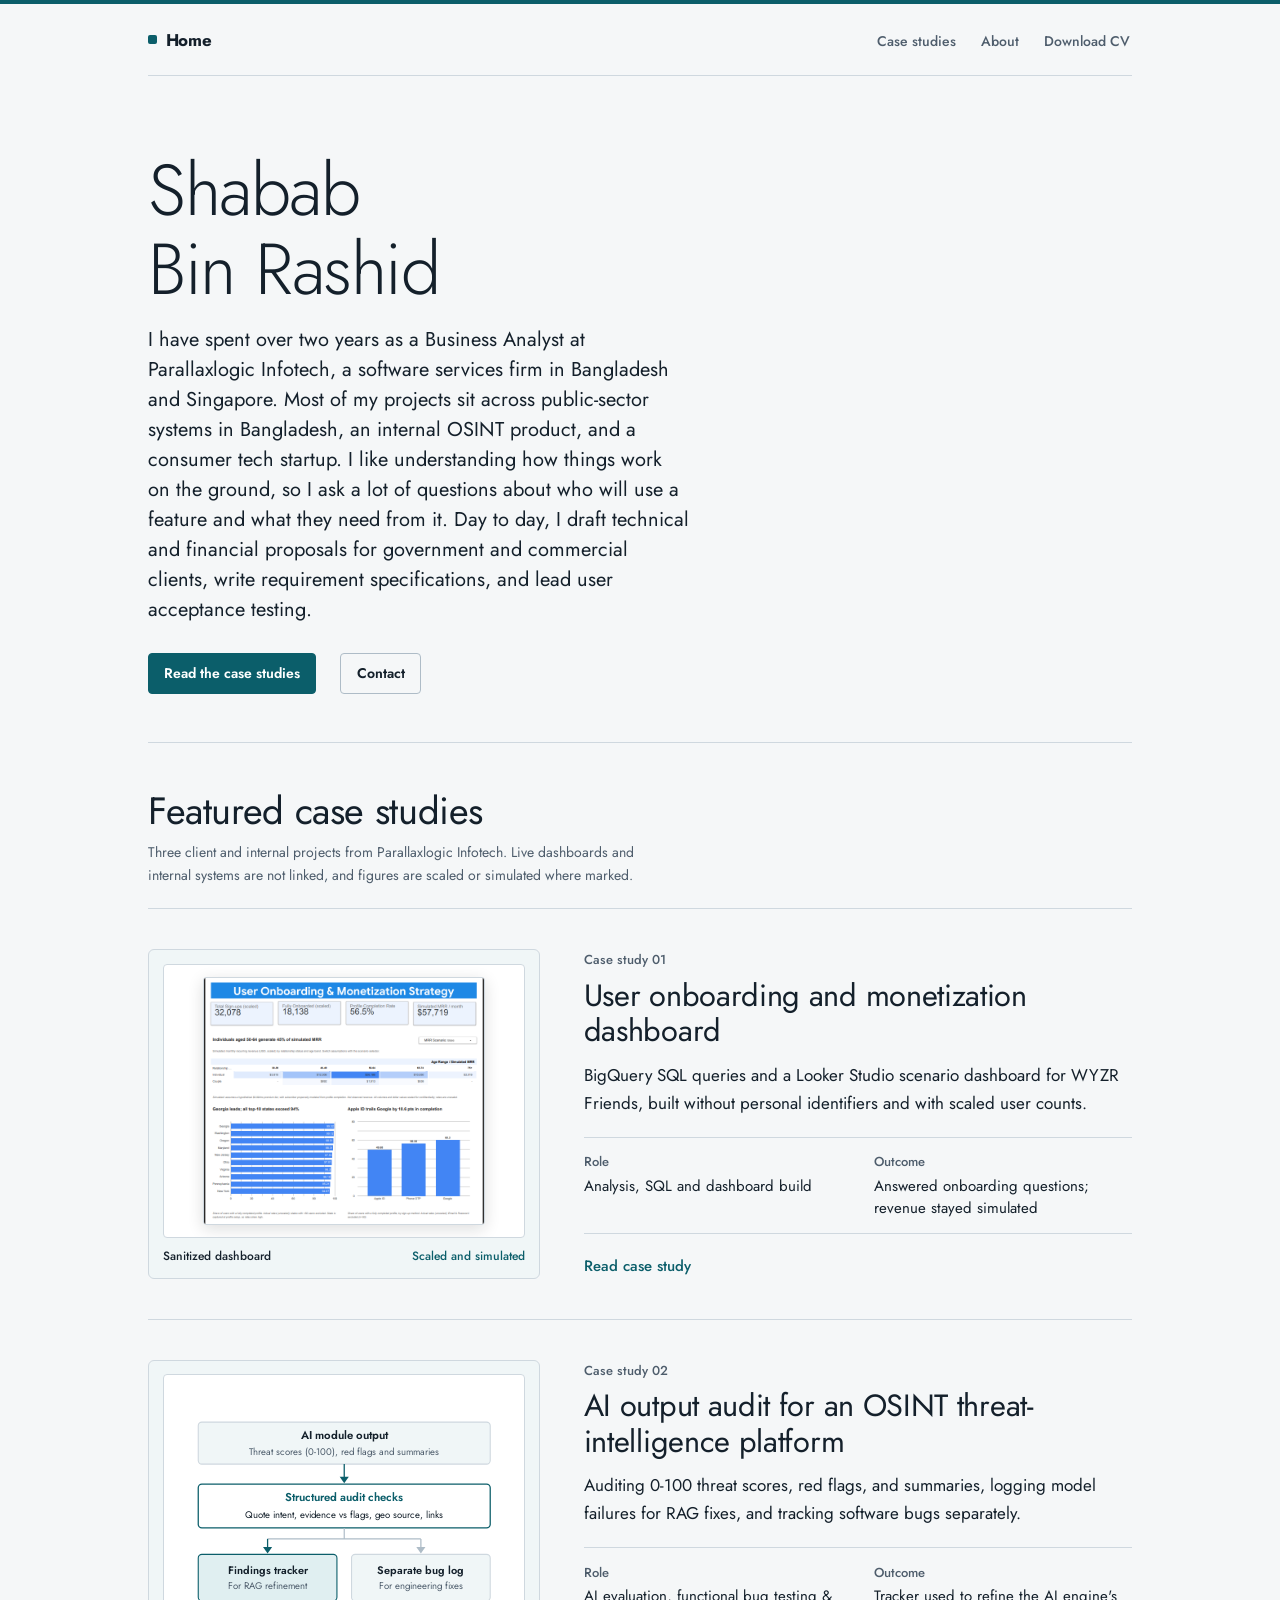
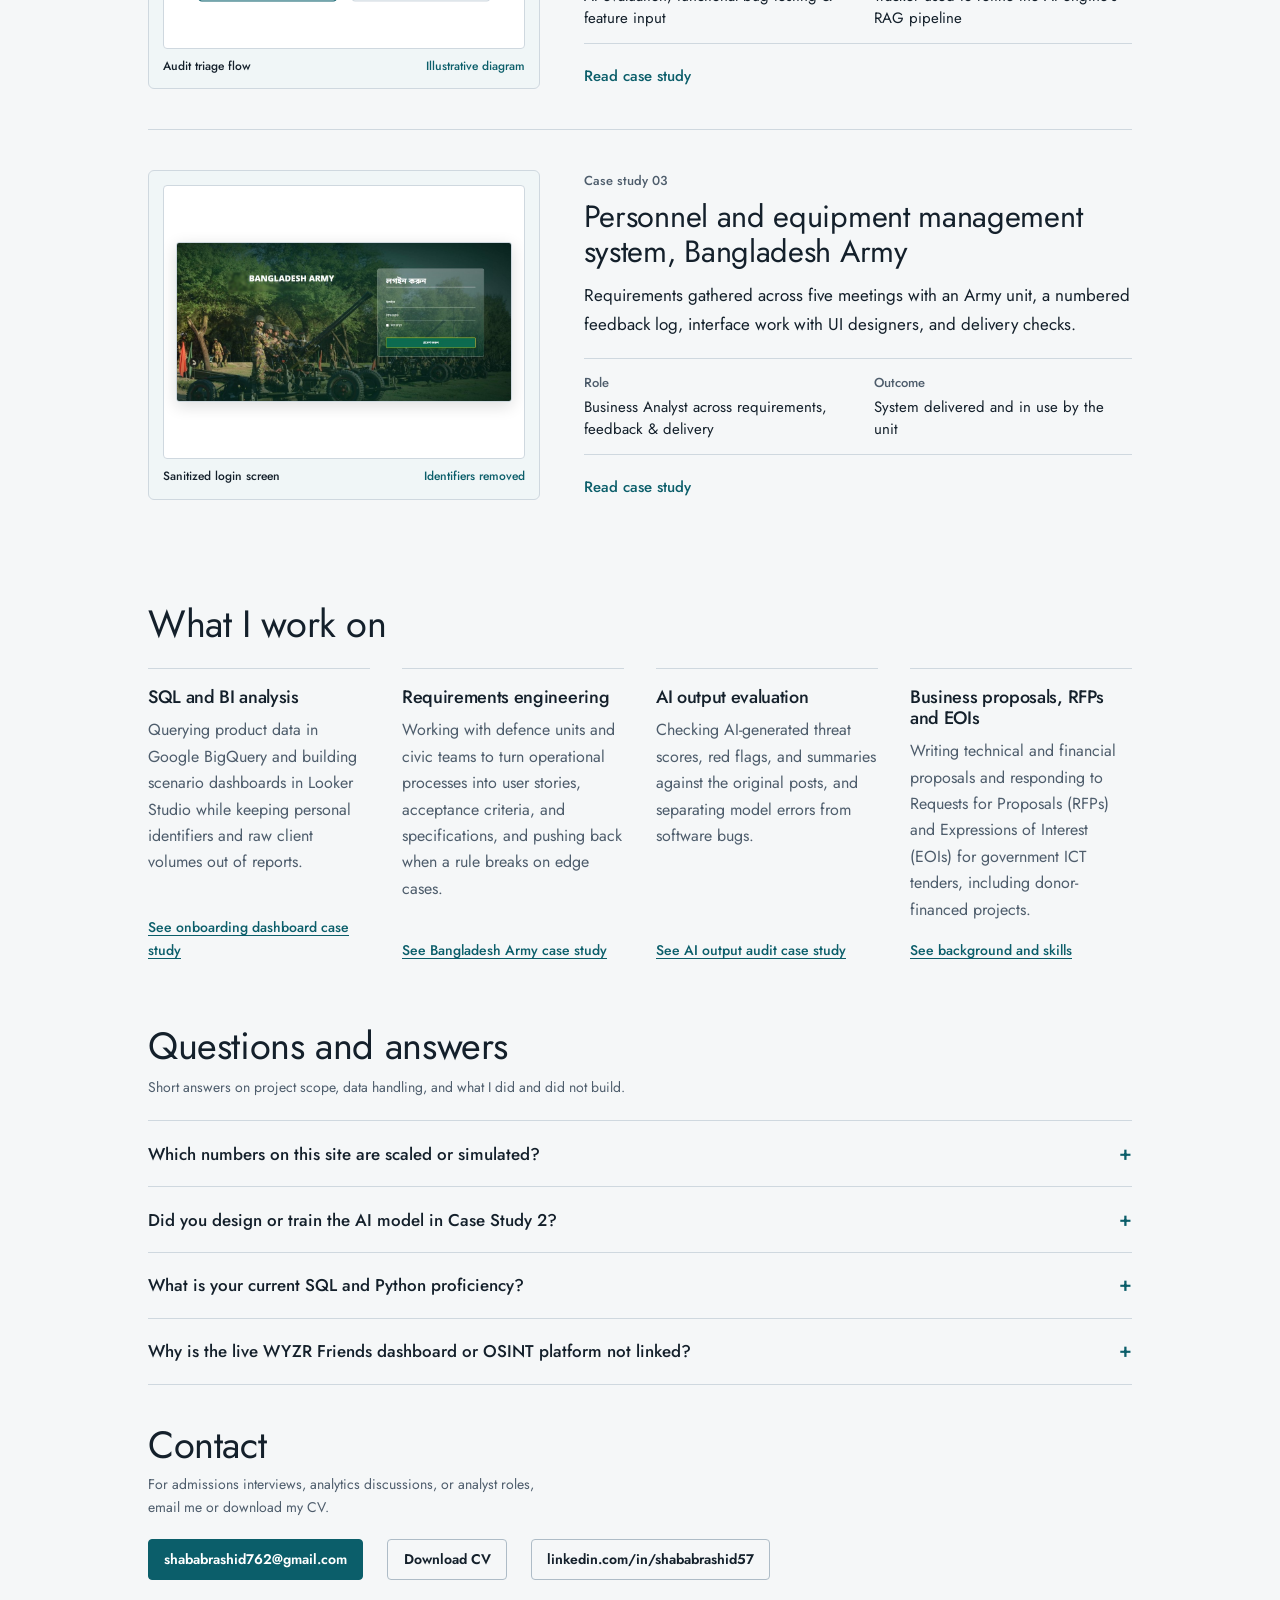
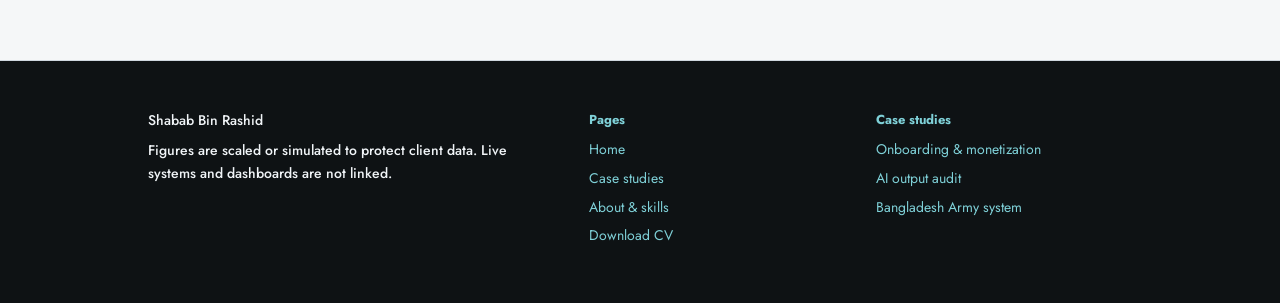
<file: index.html>
<!doctype html>
<html lang="en">
<head>
  <meta charset="utf-8">
  <meta name="viewport" content="width=device-width, initial-scale=1">
  <title>Shabab Bin Rashid, Business Analyst</title>
  <meta name="description" content="Case studies in SQL analysis, requirements engineering and AI output evaluation by Shabab Bin Rashid, Business Analyst at Parallaxlogic Infotech.">
  <meta property="og:title" content="Shabab Bin Rashid, Business Analyst">
  <meta property="og:description" content="Case studies in SQL analysis, requirements engineering and AI output evaluation by Shabab Bin Rashid, Business Analyst at Parallaxlogic Infotech.">
  <meta property="og:type" content="website">
  <link rel="preconnect" href="https://fonts.googleapis.com">
  <link rel="preconnect" href="https://fonts.gstatic.com" crossorigin>
  <link rel="stylesheet" href="https://fonts.googleapis.com/css2?family=Jost:ital,wght@0,300;0,400;0,500;0,600;1,400&display=swap">
  <script>
  (function(d){if(matchMedia('(prefers-reduced-motion: reduce)').matches)return;
  d.documentElement.classList.add('motion');
  setTimeout(function(){if(!window.__motion)d.documentElement.classList.remove('motion')},3000);})(document);
  </script>
  <link rel="stylesheet" href="site.css?v=15">
  <script src="vendor/lenis-1.1.13.min.js?v=9" defer></script>
  <script src="motion.js?v=11" defer></script>
</head>
<body>
  <a class="skip-link" href="#main">Skip to content</a>

  <div class="wrap">
    <header class="site-header">
      <a class="site-title" href="index.html" aria-current="page">Home</a>
      <nav class="site-nav" aria-label="Main">
        <ul>
          <li><a href="case-studies.html">Case studies</a></li>
          <li><a href="about.html">About</a></li>
          <li><a href="Shabab_Bin_Rashid_CV.pdf" download>Download CV</a></li>
        </ul>
      </nav>
    </header>

    <main id="main">
      <section class="hero" aria-labelledby="hero-name">
        <div class="hero-grid">
          <div class="hero-copy">
            <h1 class="hero-line" id="hero-name" aria-label="Shabab Bin Rashid">
              <span class="reveal-line" style="--i:0" aria-hidden="true"><span>Shabab</span></span>
              <span class="reveal-line" style="--i:1" aria-hidden="true"><span>Bin Rashid</span></span>
            </h1>
            <p class="hero-sub">I have spent over two years as a Business Analyst at Parallaxlogic Infotech, a software services firm in Bangladesh and Singapore. Most of my projects sit across public-sector systems in Bangladesh, an internal OSINT product, and a consumer tech startup. I like understanding how things work on the ground, so I ask a lot of questions about who will use a feature and what they need from it. Day to day, I draft technical and financial proposals for government and commercial clients, write requirement specifications, and lead user acceptance testing.</p>
            <ul class="link-row">
              <li><a class="btn-filled" href="case-studies.html">Read the case studies</a></li>
              <li><a class="btn-outline" href="#footer">Contact</a></li>
            </ul>
          </div>
          <figure class="hero-portrait">
            <img src="portrait-hero.jpg" alt="Portrait of Shabab Bin Rashid in a burgundy suit" width="800" height="1000" fetchpriority="high" decoding="async">
          </figure>
        </div>
      </section>

      <section class="section" aria-labelledby="work-heading">
        <div class="section-head">
          <div>
            <h2 id="work-heading">Featured case studies</h2>
            <p class="section-lead">Three client and internal projects from Parallaxlogic Infotech. Live dashboards and internal systems are not linked, and figures are scaled or simulated where marked.</p>
          </div>
        </div>

        <div class="cs-rows">
          <article class="cs-row">
            <a class="cs-row-media cs-row-media--img" href="case-study-onboarding-monetization.html" tabindex="-1" aria-hidden="true">
              <span class="cs-media-frame cs-media-frame--shot">
                <img src="dashboard-onboarding-monetization.png" alt="Sanitized Looker Studio dashboard showing scaled onboarding funnel KPIs, simulated MRR by relationship status and age band, completion by sign-up method and top US states" width="686" height="602" decoding="async">
              </span>
              <span class="cs-media-cap">
                <strong>Sanitized dashboard</strong>
                <span>Scaled and simulated</span>
              </span>
            </a>
            <div class="cs-row-body">
              <p class="cs-row-num">Case study 01</p>
              <h3><a href="case-study-onboarding-monetization.html">User onboarding and monetization dashboard</a></h3>
              <p class="cs-row-summary">BigQuery SQL queries and a Looker Studio scenario dashboard for WYZR Friends, built without personal identifiers and with scaled user counts.</p>
              <dl class="cs-row-meta">
                <div><dt>Role</dt><dd>Analysis, SQL and dashboard build</dd></div>
                <div><dt>Outcome</dt><dd>Answered onboarding questions; revenue stayed simulated</dd></div>
              </dl>
              <p class="cs-row-cta"><a href="case-study-onboarding-monetization.html">Read case study</a></p>
            </div>
          </article>

          <article class="cs-row">
            <a class="cs-row-media cs-row-media--diagram" href="case-study-ai-output-audit.html" tabindex="-1" aria-hidden="true">
              <span class="cs-media-frame cs-media-frame--diagram">
                <svg class="mini-diagram" viewBox="0 0 360 220" role="img" aria-label="Illustrative AI output audit flow from AI outputs through structured checks to a RAG findings tracker and separate bug log">
                  <rect x="20" y="12" width="320" height="46" rx="4" fill="var(--surface-tint)" stroke="var(--rule)" stroke-width="1.2"/>
                  <text x="180" y="31" text-anchor="middle" font-family="var(--sans)" font-size="12.5" font-weight="600" fill="var(--ink)">AI module output</text>
                  <text x="180" y="48" text-anchor="middle" font-family="var(--sans)" font-size="10.5" fill="var(--muted)">Threat scores (0-100), red flags and summaries</text>

                  <line x1="180" y1="58" x2="180" y2="75" stroke="var(--accent)" stroke-width="1.4"/>
                  <polygon points="175,72 185,72 180,79" fill="var(--accent)"/>

                  <rect x="20" y="80" width="320" height="48" rx="4" fill="var(--surface)" stroke="var(--accent)" stroke-width="1.4"/>
                  <text x="180" y="99" text-anchor="middle" font-family="var(--sans)" font-size="12.5" font-weight="600" fill="var(--accent)">Structured audit checks</text>
                  <text x="180" y="117" text-anchor="middle" font-family="var(--sans)" font-size="10.5" fill="var(--ink)">Quote intent, evidence vs flags, geo source, links</text>

                  <line x1="180" y1="128" x2="180" y2="140" stroke="var(--rule-strong)" stroke-width="1.3"/>
                  <line x1="96" y1="140" x2="264" y2="140" stroke="var(--rule-strong)" stroke-width="1.3"/>
                  <line x1="96" y1="140" x2="96" y2="152" stroke="var(--accent)" stroke-width="1.4"/>
                  <polygon points="91,149 101,149 96,156" fill="var(--accent)"/>
                  <line x1="264" y1="140" x2="264" y2="152" stroke="var(--rule-strong)" stroke-width="1.4"/>
                  <polygon points="259,149 269,149 264,156" fill="var(--rule-strong)"/>

                  <rect x="20" y="157" width="152" height="51" rx="4" fill="var(--accent-soft)" stroke="var(--accent)" stroke-width="1.2"/>
                  <text x="96" y="178" text-anchor="middle" font-family="var(--sans)" font-size="12" font-weight="600" fill="var(--ink)">Findings tracker</text>
                  <text x="96" y="195" text-anchor="middle" font-family="var(--sans)" font-size="10.5" fill="var(--muted)">For RAG refinement</text>

                  <rect x="188" y="157" width="152" height="51" rx="4" fill="var(--surface-tint)" stroke="var(--rule)" stroke-width="1.2"/>
                  <text x="264" y="178" text-anchor="middle" font-family="var(--sans)" font-size="12" font-weight="600" fill="var(--ink)">Separate bug log</text>
                  <text x="264" y="195" text-anchor="middle" font-family="var(--sans)" font-size="10.5" fill="var(--muted)">For engineering fixes</text>
                </svg>
              </span>
              <span class="cs-media-cap">
                <strong>Audit triage flow</strong>
                <span>Illustrative diagram</span>
              </span>
            </a>
            <div class="cs-row-body">
              <p class="cs-row-num">Case study 02</p>
              <h3><a href="case-study-ai-output-audit.html">AI output audit for an OSINT threat-intelligence platform</a></h3>
              <p class="cs-row-summary">Auditing 0-100 threat scores, red flags, and summaries, logging model failures for RAG fixes, and tracking software bugs separately.</p>
              <dl class="cs-row-meta">
                <div><dt>Role</dt><dd>AI evaluation, functional bug testing &amp; feature input</dd></div>
                <div><dt>Outcome</dt><dd>Tracker used to refine the AI engine's RAG pipeline</dd></div>
              </dl>
              <p class="cs-row-cta"><a href="case-study-ai-output-audit.html">Read case study</a></p>
            </div>
          </article>

          <article class="cs-row">
            <a class="cs-row-media cs-row-media--img" href="case-study-army-personnel-system.html" tabindex="-1" aria-hidden="true">
              <span class="cs-media-frame cs-media-frame--shot">
                <img src="army-system-login.jpg" alt="Sanitized login screen of the Bangladesh Army personnel and equipment management system in Bengali, with the unit badge and regiment identifier removed" width="1024" height="484" decoding="async">
              </span>
              <span class="cs-media-cap">
                <strong>Sanitized login screen</strong>
                <span>Identifiers removed</span>
              </span>
            </a>
            <div class="cs-row-body">
              <p class="cs-row-num">Case study 03</p>
              <h3><a href="case-study-army-personnel-system.html">Personnel and equipment management system, Bangladesh Army</a></h3>
              <p class="cs-row-summary">Requirements gathered across five meetings with an Army unit, a numbered feedback log, interface work with UI designers, and delivery checks.</p>
              <dl class="cs-row-meta">
                <div><dt>Role</dt><dd>Business Analyst across requirements, feedback &amp; delivery</dd></div>
                <div><dt>Outcome</dt><dd>System delivered and in use by the unit</dd></div>
              </dl>
              <p class="cs-row-cta"><a href="case-study-army-personnel-system.html">Read case study</a></p>
            </div>
          </article>
        </div>
      </section>

      <section class="section" aria-labelledby="work-areas-heading">
        <div class="section-head">
          <div>
            <h2 id="work-areas-heading">What I work on</h2>
          </div>
        </div>

        <ul class="work-areas" aria-label="Areas of work">
          <li class="work-area-item">
            <h3>SQL and BI analysis</h3>
            <p>Querying product data in Google BigQuery and building scenario dashboards in Looker Studio while keeping personal identifiers and raw client volumes out of reports.</p>
            <p class="work-area-link"><a href="case-study-onboarding-monetization.html">See onboarding dashboard case study</a></p>
          </li>
          <li class="work-area-item">
            <h3>Requirements engineering</h3>
            <p>Working with defence units and civic teams to turn operational processes into user stories, acceptance criteria, and specifications, and pushing back when a rule breaks on edge cases.</p>
            <p class="work-area-link"><a href="case-study-army-personnel-system.html">See Bangladesh Army case study</a></p>
          </li>
          <li class="work-area-item">
            <h3>AI output evaluation</h3>
            <p>Checking AI-generated threat scores, red flags, and summaries against the original posts, and separating model errors from software bugs.</p>
            <p class="work-area-link"><a href="case-study-ai-output-audit.html">See AI output audit case study</a></p>
          </li>
          <li class="work-area-item">
            <h3>Business proposals, RFPs and EOIs</h3>
            <p>Writing technical and financial proposals and responding to Requests for Proposals (RFPs) and Expressions of Interest (EOIs) for government ICT tenders, including donor-financed projects.</p>
            <p class="work-area-link"><a href="about.html#background">See background and skills</a></p>
          </li>
        </ul>
      </section>

      <section class="section" aria-labelledby="faq-heading">
        <div class="section-head">
          <div>
            <h2 id="faq-heading">Questions and answers</h2>
            <p class="section-lead">Short answers on project scope, data handling, and what I did and did not build.</p>
          </div>
        </div>

        <div class="faq-list">
          <details class="faq-item">
            <summary>Which numbers on this site are scaled or simulated?</summary>
            <div class="faq-answer">
              <p>In Case Study 1 (WYZR Friends), user counts are multiplied by a confidential factor to protect client data, while rates and percentages are unscaled. I did not have permission to use live monetization data, so every revenue figure and the <code>MRR Scenario</code> parameter come from a deterministic expected-value simulation based on a hypothetical $9.99/month tier.</p>
            </div>
          </details>

          <details class="faq-item">
            <summary>Did you design or train the AI model in Case Study 2?</summary>
            <div class="faq-answer">
              <p>No. I did not design, train, or build the model. I checked its outputs (threat scores, red flags, and summaries), built a Google Sheets findings tracker with Gemini so the engineer could refine the AI engine's RAG pipeline, tested functional software bugs separately, and suggested product improvements.</p>
            </div>
          </details>

          <details class="faq-item">
            <summary>What is your current SQL and Python proficiency?</summary>
            <div class="faq-answer">
              <p>My Google BigQuery SQL is intermediate. I use CTEs, <code>CASE</code> logic, date functions, and <code>GROUP BY</code> / <code>HAVING</code> aggregations, and in Looker Studio I use parameters for scenario switching. My Python is at a beginner level, which is one of the gaps I am applying to graduate analytics programs to close.</p>
            </div>
          </details>

          <details class="faq-item">
            <summary>Why is the live WYZR Friends dashboard or OSINT platform not linked?</summary>
            <div class="faq-answer">
              <p>The live WYZR Friends Looker Studio dashboard runs on production BigQuery queries and client data, so I cannot share it publicly. For the OSINT threat-intelligence platform, my employer allowed me to describe how I audited outputs, without naming the platform or showing internal records.</p>
            </div>
          </details>
        </div>
      </section>

      <section class="contact-band" id="contact" aria-labelledby="contact-heading">
        <div>
          <h2 id="contact-heading">Contact</h2>
          <p>For admissions interviews, analytics discussions, or analyst roles, email me or download my CV.</p>
        </div>
        <ul class="link-row contact-actions">
          <li><a class="btn-filled" href="mailto:shababrashid762@gmail.com">shababrashid762@gmail.com</a></li>
          <li><a class="btn-outline" href="Shabab_Bin_Rashid_CV.pdf" download>Download CV</a></li>
          <li><a class="btn-outline" href="https://www.linkedin.com/in/shababrashid57">linkedin.com/in/shababrashid57</a></li>
        </ul>
      </section>
    </main>
  </div>

  <footer class="site-footer" id="footer">
    <div class="wrap">
      <div class="footer-grid footer-grid--3">
        <div class="footer-col footer-col--wide">
          <p class="footer-brand">Shabab Bin Rashid</p>
          <p class="data-note">Figures are scaled or simulated to protect client data. Live systems and dashboards are not linked.</p>
        </div>
        <div class="footer-col">
          <p class="footer-head">Pages</p>
          <ul>
            <li><a href="index.html">Home</a></li>
            <li><a href="case-studies.html">Case studies</a></li>
            <li><a href="about.html">About &amp; skills</a></li>
            <li><a href="Shabab_Bin_Rashid_CV.pdf" download>Download CV</a></li>
          </ul>
        </div>
        <div class="footer-col">
          <p class="footer-head">Case studies</p>
          <ul>
            <li><a href="case-study-onboarding-monetization.html">Onboarding &amp; monetization</a></li>
            <li><a href="case-study-ai-output-audit.html">AI output audit</a></li>
            <li><a href="case-study-army-personnel-system.html">Bangladesh Army system</a></li>
          </ul>
        </div>
      </div>
    </div>
  </footer>
</body>
</html>
</file>
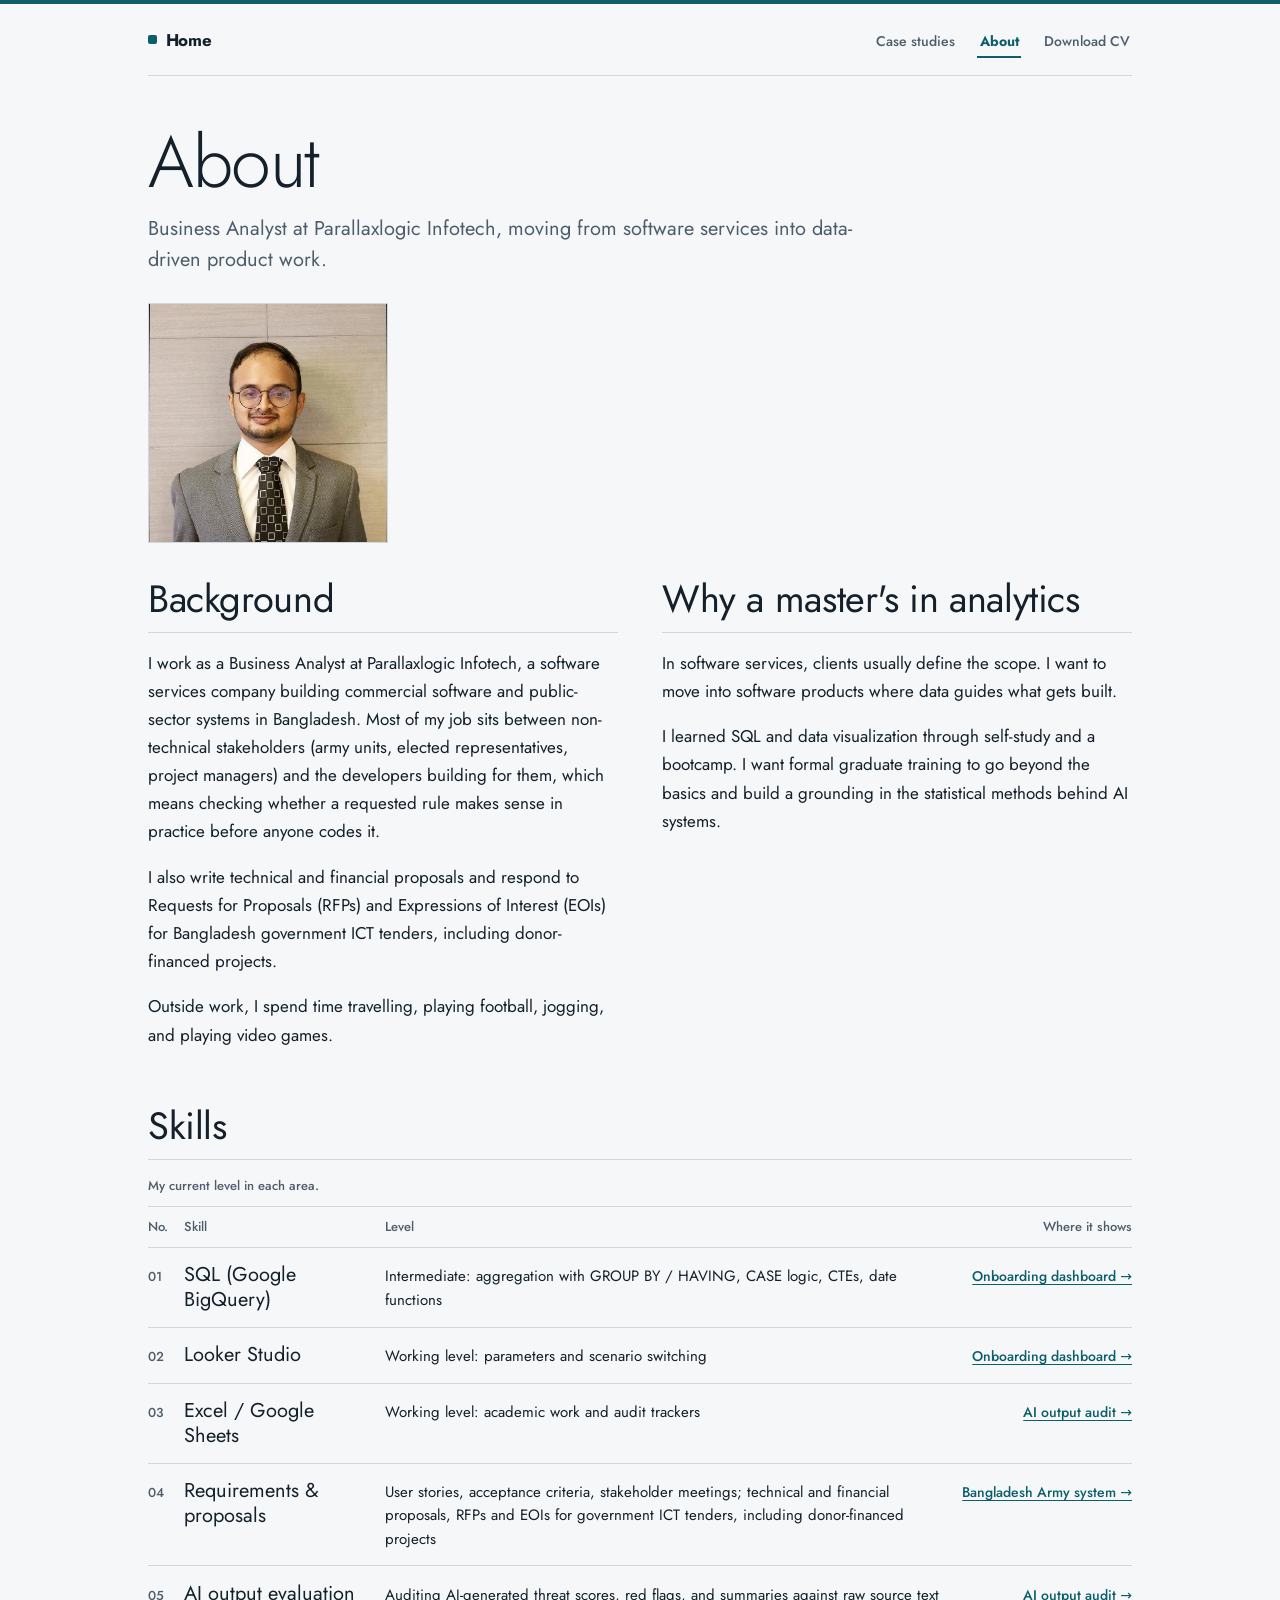
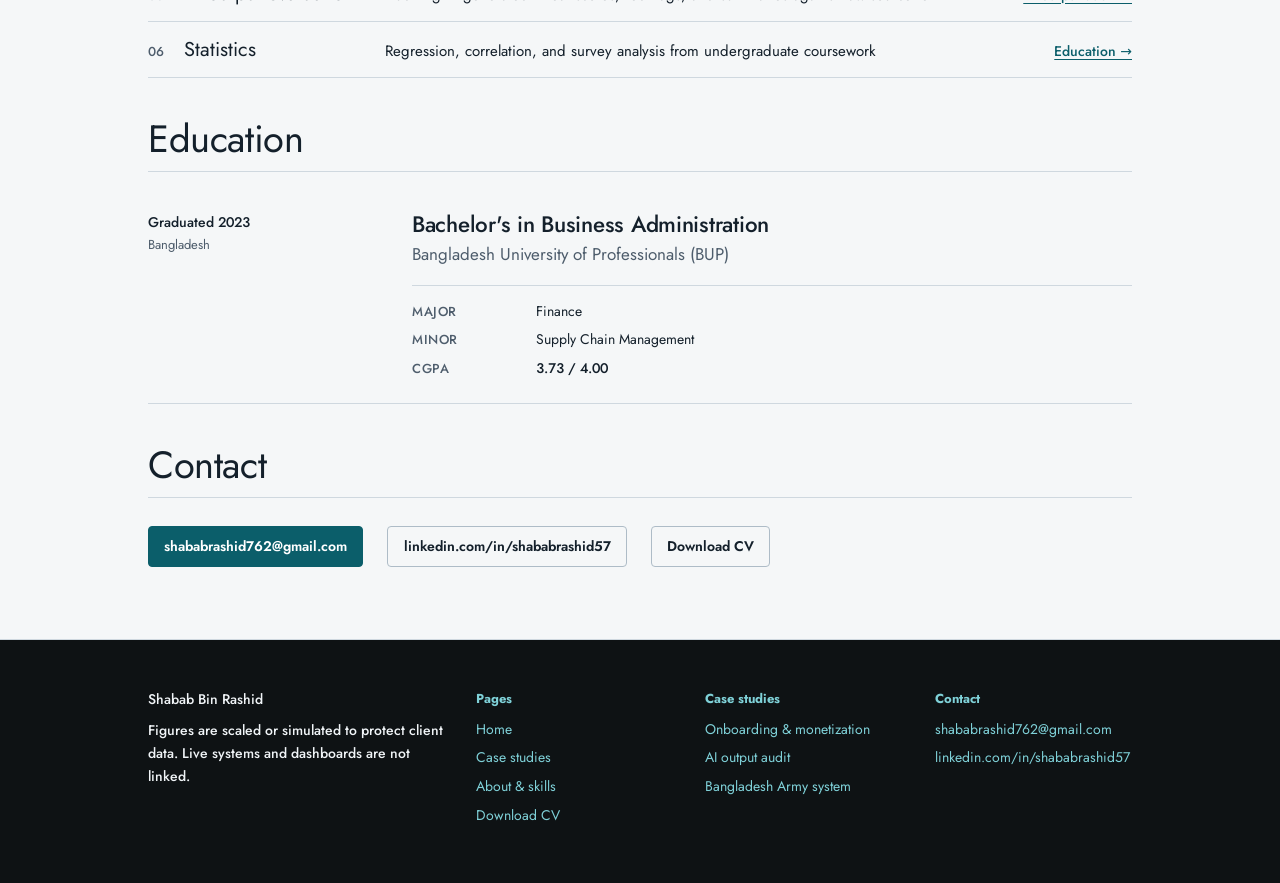
<file: about.html>
<!doctype html>
<html lang="en">
<head>
  <meta charset="utf-8">
  <meta name="viewport" content="width=device-width, initial-scale=1">
  <title>About | Shabab Bin Rashid</title>
  <meta name="description" content="Background, skills with stated proficiency levels, education and contact details for Shabab Bin Rashid, Business Analyst at Parallaxlogic Infotech.">
  <meta property="og:title" content="About | Shabab Bin Rashid">
  <meta property="og:description" content="Background, skills with stated proficiency levels, education and contact details for Shabab Bin Rashid, Business Analyst at Parallaxlogic Infotech.">
  <meta property="og:type" content="website">
  <link rel="preconnect" href="https://fonts.googleapis.com">
  <link rel="preconnect" href="https://fonts.gstatic.com" crossorigin>
  <link rel="stylesheet" href="https://fonts.googleapis.com/css2?family=Jost:ital,wght@0,300;0,400;0,500;0,600;1,400&display=swap">
  <script>
  (function(d){if(matchMedia('(prefers-reduced-motion: reduce)').matches)return;
  d.documentElement.classList.add('motion');
  setTimeout(function(){if(!window.__motion)d.documentElement.classList.remove('motion')},3000);})(document);
  </script>
  <link rel="stylesheet" href="site.css?v=16">
  <script src="vendor/lenis-1.1.13.min.js?v=9" defer></script>
  <script src="motion.js?v=12" defer></script>
</head>
<body>
  <a class="skip-link" href="#main">Skip to content</a>

  <div class="wrap">
    <header class="site-header">
      <a class="site-title" href="index.html">Home</a>
      <nav class="site-nav" aria-label="Main">
        <ul>
          <li><a href="case-studies.html">Case studies</a></li>
          <li><a href="about.html" aria-current="page">About</a></li>
          <li><a href="Shabab_Bin_Rashid_CV.pdf" download>Download CV</a></li>
        </ul>
      </nav>
    </header>

    <main id="main">
      <div class="page-head page-head--about">
        <div class="page-head-copy">
          <h1>About</h1>
          <p>Business Analyst at Parallaxlogic Infotech, moving from software services into data-driven product work.</p>
        </div>
        <figure class="about-portrait">
          <img src="shabab-bin-rashid.jpg" alt="Portrait of Shabab Bin Rashid wearing glasses, a grey blazer and a patterned tie" width="240" height="240" decoding="async">
        </figure>
      </div>

      <section class="about-grid" aria-labelledby="background">
        <div class="prose">
          <h2 id="background">Background</h2>
          <p>I work as a Business Analyst at Parallaxlogic Infotech, a software services company building commercial software and public-sector systems in Bangladesh. Most of my job sits between non-technical stakeholders (army units, elected representatives, project managers) and the developers building for them, which means checking whether a requested rule makes sense in practice before anyone codes it.</p>
          <p>I also write technical and financial proposals and respond to Requests for Proposals (RFPs) and Expressions of Interest (EOIs) for Bangladesh government ICT tenders, including donor-financed projects.</p>
          <p>Outside work, I spend time travelling, playing football, jogging, and playing video games.</p>
        </div>

        <div class="prose">
          <h2 id="why">Why a master's in analytics</h2>
          <p>In software services, clients usually define the scope. I want to move into software products where data guides what gets built.</p>
          <p>I learned SQL and data visualization through self-study and a bootcamp. I want formal graduate training to go beyond the basics and build a grounding in the statistical methods behind AI systems.</p>
        </div>
      </section>

      <section aria-labelledby="skills">
        <h2 id="skills">Skills</h2>
        <div class="toolkit-col">
          <table class="toolkit-table">
            <caption>My current level in each area.</caption>
            <thead>
              <tr>
                <th scope="col">No.</th>
                <th scope="col">Skill</th>
                <th scope="col">Level</th>
                <th scope="col">Where it shows</th>
              </tr>
            </thead>
            <tbody>
              <tr>
                <td class="tk-num">01</td>
                <th scope="row" class="tk-skill">SQL (Google BigQuery)</th>
                <td class="tk-level">Intermediate: aggregation with GROUP BY / HAVING, CASE logic, CTEs, date functions</td>
                <td class="tk-where"><a href="case-study-onboarding-monetization.html">Onboarding dashboard →</a></td>
              </tr>
              <tr>
                <td class="tk-num">02</td>
                <th scope="row" class="tk-skill">Looker Studio</th>
                <td class="tk-level">Working level: parameters and scenario switching</td>
                <td class="tk-where"><a href="case-study-onboarding-monetization.html">Onboarding dashboard →</a></td>
              </tr>
              <tr>
                <td class="tk-num">03</td>
                <th scope="row" class="tk-skill">Excel / Google Sheets</th>
                <td class="tk-level">Working level: academic work and audit trackers</td>
                <td class="tk-where"><a href="case-study-ai-output-audit.html">AI output audit →</a></td>
              </tr>
              <tr>
                <td class="tk-num">04</td>
                <th scope="row" class="tk-skill">Requirements &amp; proposals</th>
                <td class="tk-level">User stories, acceptance criteria, stakeholder meetings; technical and financial proposals, RFPs and EOIs for government ICT tenders, including donor-financed projects</td>
                <td class="tk-where"><a href="case-study-army-personnel-system.html">Bangladesh Army system →</a></td>
              </tr>
              <tr>
                <td class="tk-num">05</td>
                <th scope="row" class="tk-skill">AI output evaluation</th>
                <td class="tk-level">Auditing AI-generated threat scores, red flags, and summaries against raw source text</td>
                <td class="tk-where"><a href="case-study-ai-output-audit.html">AI output audit →</a></td>
              </tr>
              <tr>
                <td class="tk-num">06</td>
                <th scope="row" class="tk-skill">Statistics</th>
                <td class="tk-level">Regression, correlation, and survey analysis from undergraduate coursework</td>
                <td class="tk-where"><a href="about.html#education">Education →</a></td>
              </tr>
            </tbody>
          </table>
        </div>
      </section>

      <section aria-labelledby="education">
        <h2 id="education">Education</h2>
        <div class="cv-list">
          <article class="cv-entry">
            <div class="cv-rail">
              <p class="cv-date">Graduated 2023</p>
              <p class="cv-location">Bangladesh</p>
            </div>
            <div class="cv-body">
              <header class="cv-head">
                <h3 class="cv-degree">Bachelor's in Business Administration</h3>
                <p class="cv-institution">Bangladesh University of Professionals (BUP)</p>
              </header>
              <dl class="cv-details">
                <div class="cv-detail-row">
                  <dt>Major</dt>
                  <dd>Finance</dd>
                </div>
                <div class="cv-detail-row">
                  <dt>Minor</dt>
                  <dd>Supply Chain Management</dd>
                </div>
                <div class="cv-detail-row">
                  <dt>CGPA</dt>
                  <dd class="cv-metric">3.73 / 4.00</dd>
                </div>
              </dl>
            </div>
          </article>
        </div>
      </section>

      <section aria-labelledby="contact">
        <h2 id="contact">Contact</h2>
        <ul class="link-row">
          <li><a class="btn-filled" href="mailto:shababrashid762@gmail.com">shababrashid762@gmail.com</a></li>
          <li><a class="btn-outline" href="https://www.linkedin.com/in/shababrashid57">linkedin.com/in/shababrashid57</a></li>
          <li><a class="btn-outline" href="Shabab_Bin_Rashid_CV.pdf" download>Download CV</a></li>
        </ul>
      </section>
    </main>
  </div>

  <footer class="site-footer" id="footer">
    <div class="wrap">
      <div class="footer-grid">
        <div class="footer-col footer-col--wide">
          <p class="footer-brand">Shabab Bin Rashid</p>
          <p class="data-note">Figures are scaled or simulated to protect client data. Live systems and dashboards are not linked.</p>
        </div>
        <div class="footer-col">
          <p class="footer-head">Pages</p>
          <ul>
            <li><a href="index.html">Home</a></li>
            <li><a href="case-studies.html">Case studies</a></li>
            <li><a href="about.html">About &amp; skills</a></li>
            <li><a href="Shabab_Bin_Rashid_CV.pdf" download>Download CV</a></li>
          </ul>
        </div>
        <div class="footer-col">
          <p class="footer-head">Case studies</p>
          <ul>
            <li><a href="case-study-onboarding-monetization.html">Onboarding &amp; monetization</a></li>
            <li><a href="case-study-ai-output-audit.html">AI output audit</a></li>
            <li><a href="case-study-army-personnel-system.html">Bangladesh Army system</a></li>
          </ul>
        </div>
        <div class="footer-col">
          <p class="footer-head">Contact</p>
          <ul>
            <li><a href="mailto:shababrashid762@gmail.com">shababrashid762@gmail.com</a></li>
            <li><a href="https://www.linkedin.com/in/shababrashid57">linkedin.com/in/shababrashid57</a></li>
          </ul>
        </div>
      </div>
    </div>
  </footer>
</body>
</html>
</file>
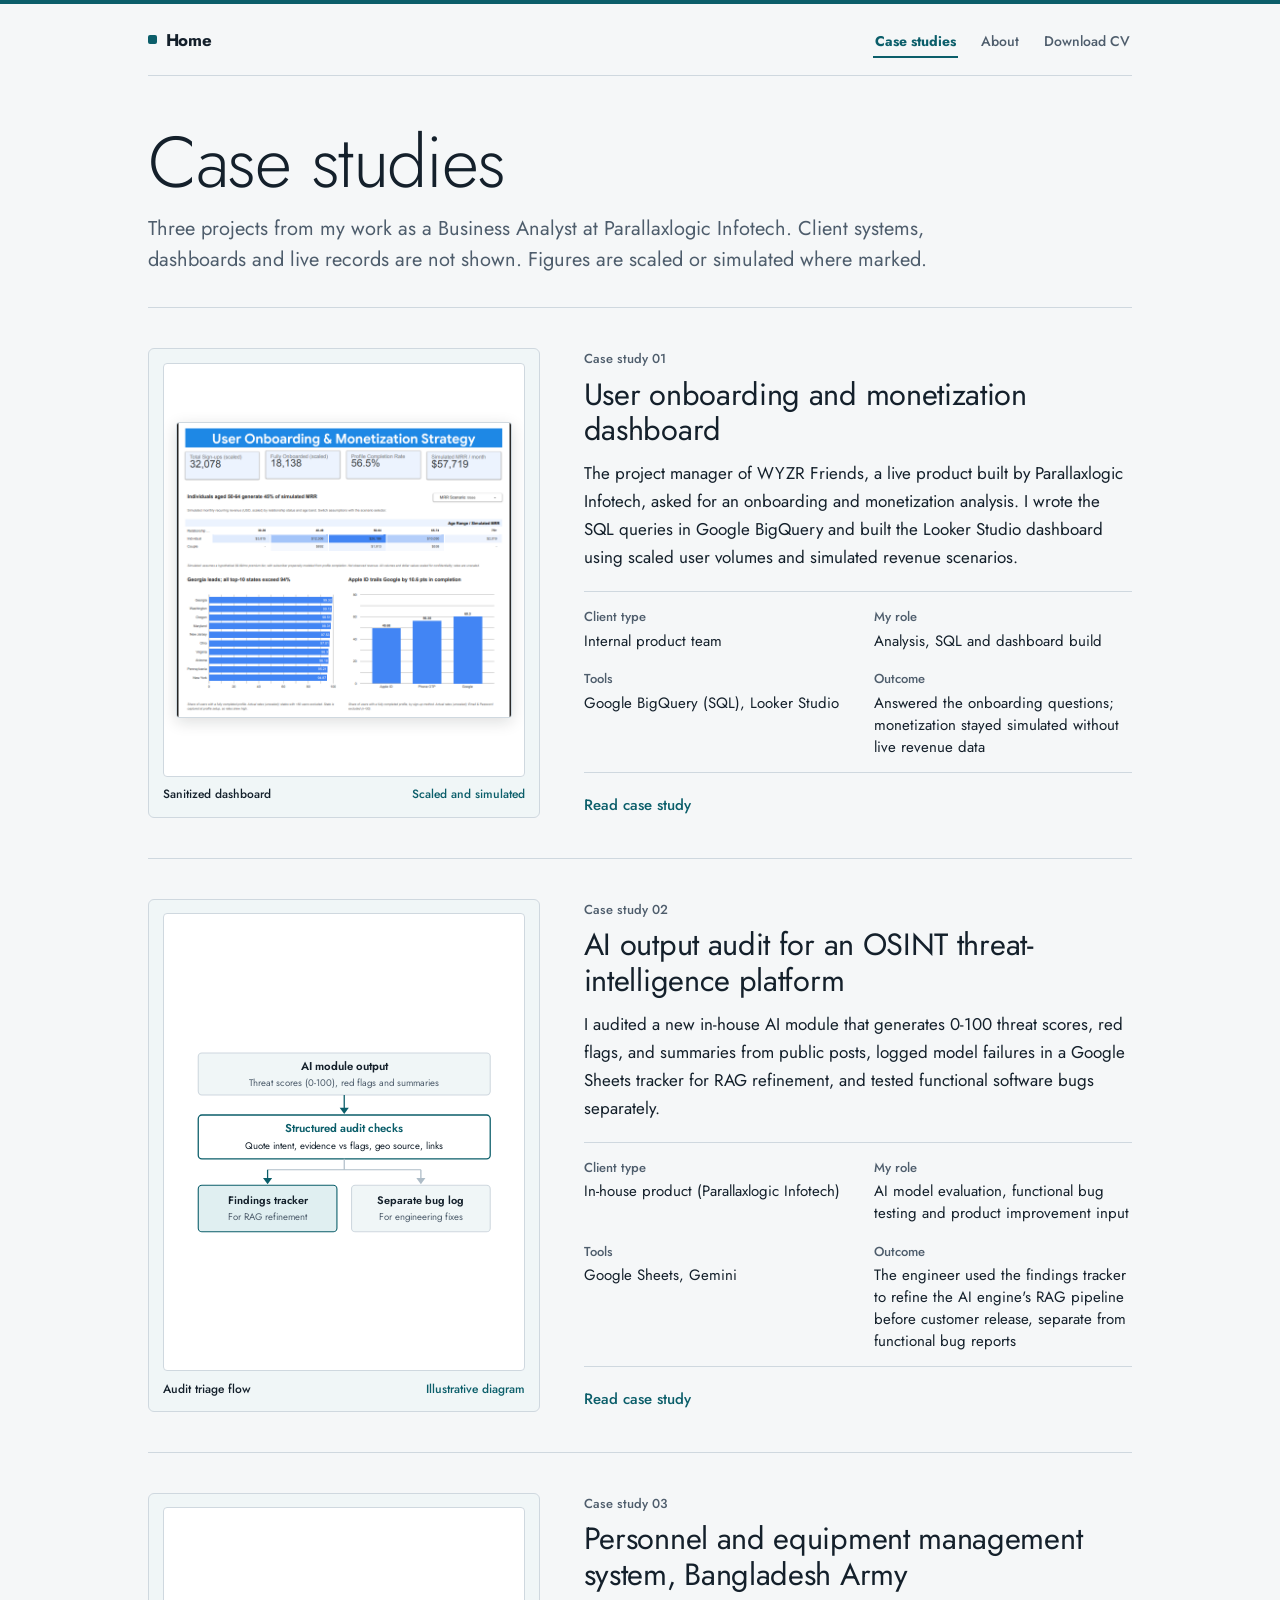
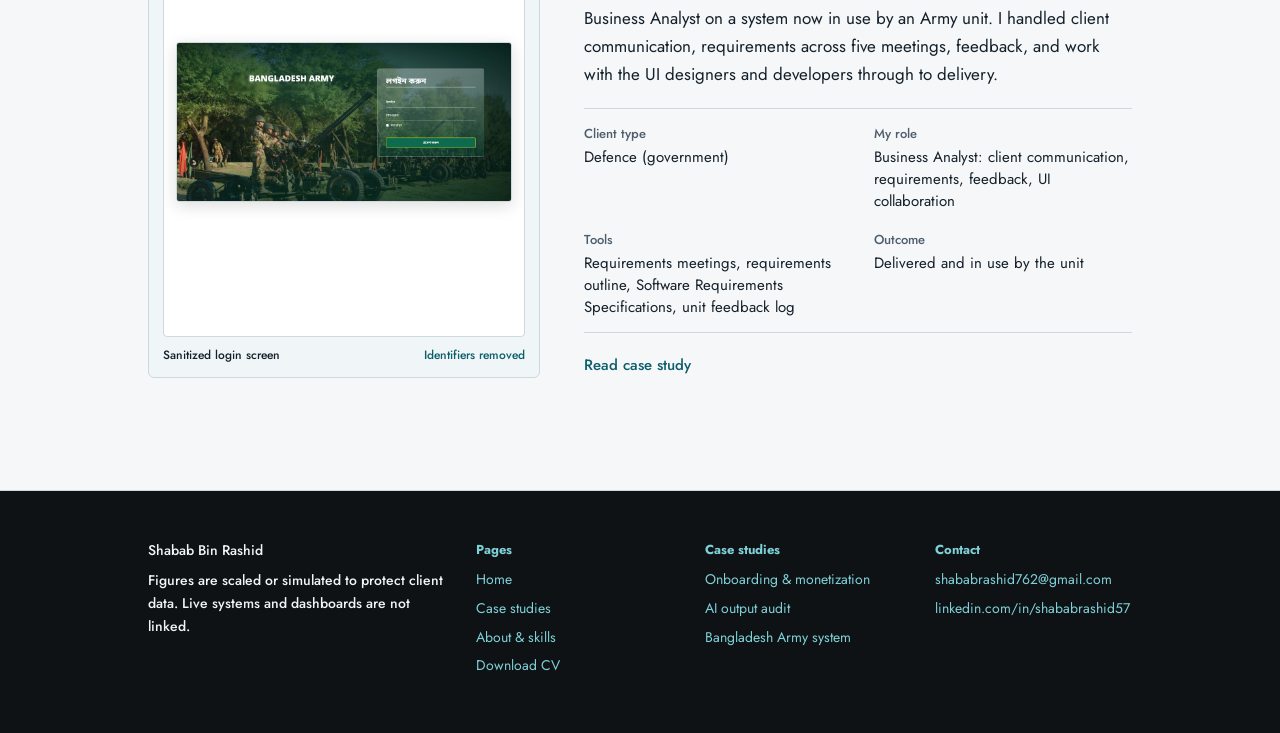
<file: case-studies.html>
<!doctype html>
<html lang="en">
<head>
  <meta charset="utf-8">
  <meta name="viewport" content="width=device-width, initial-scale=1">
  <title>Case studies | Shabab Bin Rashid</title>
  <meta name="description" content="Three case studies by Shabab Bin Rashid: a BigQuery and Looker Studio dashboard, an AI output audit, and requirements work on a defence system.">
  <meta property="og:title" content="Case studies | Shabab Bin Rashid">
  <meta property="og:description" content="Three case studies by Shabab Bin Rashid: a BigQuery and Looker Studio dashboard, an AI output audit, and requirements work on a defence system.">
  <meta property="og:type" content="website">
  <link rel="preconnect" href="https://fonts.googleapis.com">
  <link rel="preconnect" href="https://fonts.gstatic.com" crossorigin>
  <link rel="stylesheet" href="https://fonts.googleapis.com/css2?family=Jost:ital,wght@0,300;0,400;0,500;0,600;1,400&display=swap">
  <script>
  (function(d){if(matchMedia('(prefers-reduced-motion: reduce)').matches)return;
  d.documentElement.classList.add('motion');
  setTimeout(function(){if(!window.__motion)d.documentElement.classList.remove('motion')},3000);})(document);
  </script>
  <link rel="stylesheet" href="site.css?v=15">
  <script src="vendor/lenis-1.1.13.min.js?v=9" defer></script>
  <script src="motion.js?v=11" defer></script>
</head>
<body>
  <a class="skip-link" href="#main">Skip to content</a>

  <div class="wrap">
    <header class="site-header">
      <a class="site-title" href="index.html">Home</a>
      <nav class="site-nav" aria-label="Main">
        <ul>
          <li><a href="case-studies.html" aria-current="page">Case studies</a></li>
          <li><a href="about.html">About</a></li>
          <li><a href="Shabab_Bin_Rashid_CV.pdf" download>Download CV</a></li>
        </ul>
      </nav>
    </header>

    <main id="main">
      <div class="page-head">
        <h1>Case studies</h1>
        <p>Three projects from my work as a Business Analyst at Parallaxlogic Infotech. Client systems, dashboards and live records are not shown. Figures are scaled or simulated where marked.</p>
      </div>

      <div class="cs-rows">
        <article class="cs-row">
          <a class="cs-row-media cs-row-media--img" href="case-study-onboarding-monetization.html" tabindex="-1" aria-hidden="true">
            <span class="cs-media-frame cs-media-frame--shot">
              <img src="dashboard-onboarding-monetization.png" alt="Sanitized Looker Studio dashboard showing scaled onboarding funnel KPIs, simulated MRR by relationship status and age band, completion by sign-up method and top US states" width="686" height="602" decoding="async">
            </span>
            <span class="cs-media-cap">
              <strong>Sanitized dashboard</strong>
              <span>Scaled and simulated</span>
            </span>
          </a>
          <div class="cs-row-body">
            <p class="cs-row-num">Case study 01</p>
            <h3><a href="case-study-onboarding-monetization.html">User onboarding and monetization dashboard</a></h3>
            <p class="cs-row-summary">The project manager of WYZR Friends, a live product built by Parallaxlogic Infotech, asked for an onboarding and monetization analysis. I wrote the SQL queries in Google BigQuery and built the Looker Studio dashboard using scaled user volumes and simulated revenue scenarios.</p>
            <dl class="cs-row-meta is-four">
              <div><dt>Client type</dt><dd>Internal product team</dd></div>
              <div><dt>My role</dt><dd>Analysis, SQL and dashboard build</dd></div>
              <div><dt>Tools</dt><dd>Google BigQuery (SQL), Looker Studio</dd></div>
              <div><dt>Outcome</dt><dd>Answered the onboarding questions; monetization stayed simulated without live revenue data</dd></div>
            </dl>
            <p class="cs-row-cta"><a href="case-study-onboarding-monetization.html">Read case study</a></p>
          </div>
        </article>

        <article class="cs-row">
          <a class="cs-row-media cs-row-media--diagram" href="case-study-ai-output-audit.html" tabindex="-1" aria-hidden="true">
            <span class="cs-media-frame cs-media-frame--diagram">
              <svg class="mini-diagram" viewBox="0 0 360 220" role="img" aria-label="Illustrative AI output audit flow from AI outputs through structured checks to a RAG findings tracker and separate bug log">
                <rect x="20" y="12" width="320" height="46" rx="4" fill="var(--surface-tint)" stroke="var(--rule)" stroke-width="1.2"/>
                <text x="180" y="31" text-anchor="middle" font-family="var(--sans)" font-size="12.5" font-weight="600" fill="var(--ink)">AI module output</text>
                <text x="180" y="48" text-anchor="middle" font-family="var(--sans)" font-size="10.5" fill="var(--muted)">Threat scores (0-100), red flags and summaries</text>

                <line x1="180" y1="58" x2="180" y2="75" stroke="var(--accent)" stroke-width="1.4"/>
                <polygon points="175,72 185,72 180,79" fill="var(--accent)"/>

                <rect x="20" y="80" width="320" height="48" rx="4" fill="var(--surface)" stroke="var(--accent)" stroke-width="1.4"/>
                <text x="180" y="99" text-anchor="middle" font-family="var(--sans)" font-size="12.5" font-weight="600" fill="var(--accent)">Structured audit checks</text>
                <text x="180" y="117" text-anchor="middle" font-family="var(--sans)" font-size="10.5" fill="var(--ink)">Quote intent, evidence vs flags, geo source, links</text>

                <line x1="180" y1="128" x2="180" y2="140" stroke="var(--rule-strong)" stroke-width="1.3"/>
                <line x1="96" y1="140" x2="264" y2="140" stroke="var(--rule-strong)" stroke-width="1.3"/>
                <line x1="96" y1="140" x2="96" y2="152" stroke="var(--accent)" stroke-width="1.4"/>
                <polygon points="91,149 101,149 96,156" fill="var(--accent)"/>
                <line x1="264" y1="140" x2="264" y2="152" stroke="var(--rule-strong)" stroke-width="1.4"/>
                <polygon points="259,149 269,149 264,156" fill="var(--rule-strong)"/>

                <rect x="20" y="157" width="152" height="51" rx="4" fill="var(--accent-soft)" stroke="var(--accent)" stroke-width="1.2"/>
                <text x="96" y="178" text-anchor="middle" font-family="var(--sans)" font-size="12" font-weight="600" fill="var(--ink)">Findings tracker</text>
                <text x="96" y="195" text-anchor="middle" font-family="var(--sans)" font-size="10.5" fill="var(--muted)">For RAG refinement</text>

                <rect x="188" y="157" width="152" height="51" rx="4" fill="var(--surface-tint)" stroke="var(--rule)" stroke-width="1.2"/>
                <text x="264" y="178" text-anchor="middle" font-family="var(--sans)" font-size="12" font-weight="600" fill="var(--ink)">Separate bug log</text>
                <text x="264" y="195" text-anchor="middle" font-family="var(--sans)" font-size="10.5" fill="var(--muted)">For engineering fixes</text>
              </svg>
            </span>
            <span class="cs-media-cap">
              <strong>Audit triage flow</strong>
              <span>Illustrative diagram</span>
            </span>
          </a>
          <div class="cs-row-body">
            <p class="cs-row-num">Case study 02</p>
            <h3><a href="case-study-ai-output-audit.html">AI output audit for an OSINT threat-intelligence platform</a></h3>
            <p class="cs-row-summary">I audited a new in-house AI module that generates 0-100 threat scores, red flags, and summaries from public posts, logged model failures in a Google Sheets tracker for RAG refinement, and tested functional software bugs separately.</p>
            <dl class="cs-row-meta is-four">
              <div><dt>Client type</dt><dd>In-house product (Parallaxlogic Infotech)</dd></div>
              <div><dt>My role</dt><dd>AI model evaluation, functional bug testing and product improvement input</dd></div>
              <div><dt>Tools</dt><dd>Google Sheets, Gemini</dd></div>
              <div><dt>Outcome</dt><dd>The engineer used the findings tracker to refine the AI engine's RAG pipeline before customer release, separate from functional bug reports</dd></div>
            </dl>
            <p class="cs-row-cta"><a href="case-study-ai-output-audit.html">Read case study</a></p>
          </div>
        </article>

        <article class="cs-row">
          <a class="cs-row-media cs-row-media--img" href="case-study-army-personnel-system.html" tabindex="-1" aria-hidden="true">
            <span class="cs-media-frame cs-media-frame--shot">
              <img src="army-system-login.jpg" alt="Sanitized login screen of the Bangladesh Army personnel and equipment management system in Bengali, with the unit badge and regiment identifier removed" width="1024" height="484" decoding="async">
            </span>
            <span class="cs-media-cap">
              <strong>Sanitized login screen</strong>
              <span>Identifiers removed</span>
            </span>
          </a>
          <div class="cs-row-body">
            <p class="cs-row-num">Case study 03</p>
            <h3><a href="case-study-army-personnel-system.html">Personnel and equipment management system, Bangladesh Army</a></h3>
            <p class="cs-row-summary">Business Analyst on a system now in use by an Army unit. I handled client communication, requirements across five meetings, feedback, and work with the UI designers and developers through to delivery.</p>
            <dl class="cs-row-meta is-four">
              <div><dt>Client type</dt><dd>Defence (government)</dd></div>
              <div><dt>My role</dt><dd>Business Analyst: client communication, requirements, feedback, UI collaboration</dd></div>
              <div><dt>Tools</dt><dd>Requirements meetings, requirements outline, Software Requirements Specifications, unit feedback log</dd></div>
              <div><dt>Outcome</dt><dd>Delivered and in use by the unit</dd></div>
            </dl>
            <p class="cs-row-cta"><a href="case-study-army-personnel-system.html">Read case study</a></p>
          </div>
        </article>
      </div>
    </main>
  </div>

  <footer class="site-footer" id="footer">
    <div class="wrap">
      <div class="footer-grid">
        <div class="footer-col footer-col--wide">
          <p class="footer-brand">Shabab Bin Rashid</p>
          <p class="data-note">Figures are scaled or simulated to protect client data. Live systems and dashboards are not linked.</p>
        </div>
        <div class="footer-col">
          <p class="footer-head">Pages</p>
          <ul>
            <li><a href="index.html">Home</a></li>
            <li><a href="case-studies.html">Case studies</a></li>
            <li><a href="about.html">About &amp; skills</a></li>
            <li><a href="Shabab_Bin_Rashid_CV.pdf" download>Download CV</a></li>
          </ul>
        </div>
        <div class="footer-col">
          <p class="footer-head">Case studies</p>
          <ul>
            <li><a href="case-study-onboarding-monetization.html">Onboarding &amp; monetization</a></li>
            <li><a href="case-study-ai-output-audit.html">AI output audit</a></li>
            <li><a href="case-study-army-personnel-system.html">Bangladesh Army system</a></li>
          </ul>
        </div>
        <div class="footer-col">
          <p class="footer-head">Contact</p>
          <ul>
            <li><a href="mailto:shababrashid762@gmail.com">shababrashid762@gmail.com</a></li>
            <li><a href="https://www.linkedin.com/in/shababrashid57">linkedin.com/in/shababrashid57</a></li>
          </ul>
        </div>
      </div>
    </div>
  </footer>
</body>
</html>
</file>
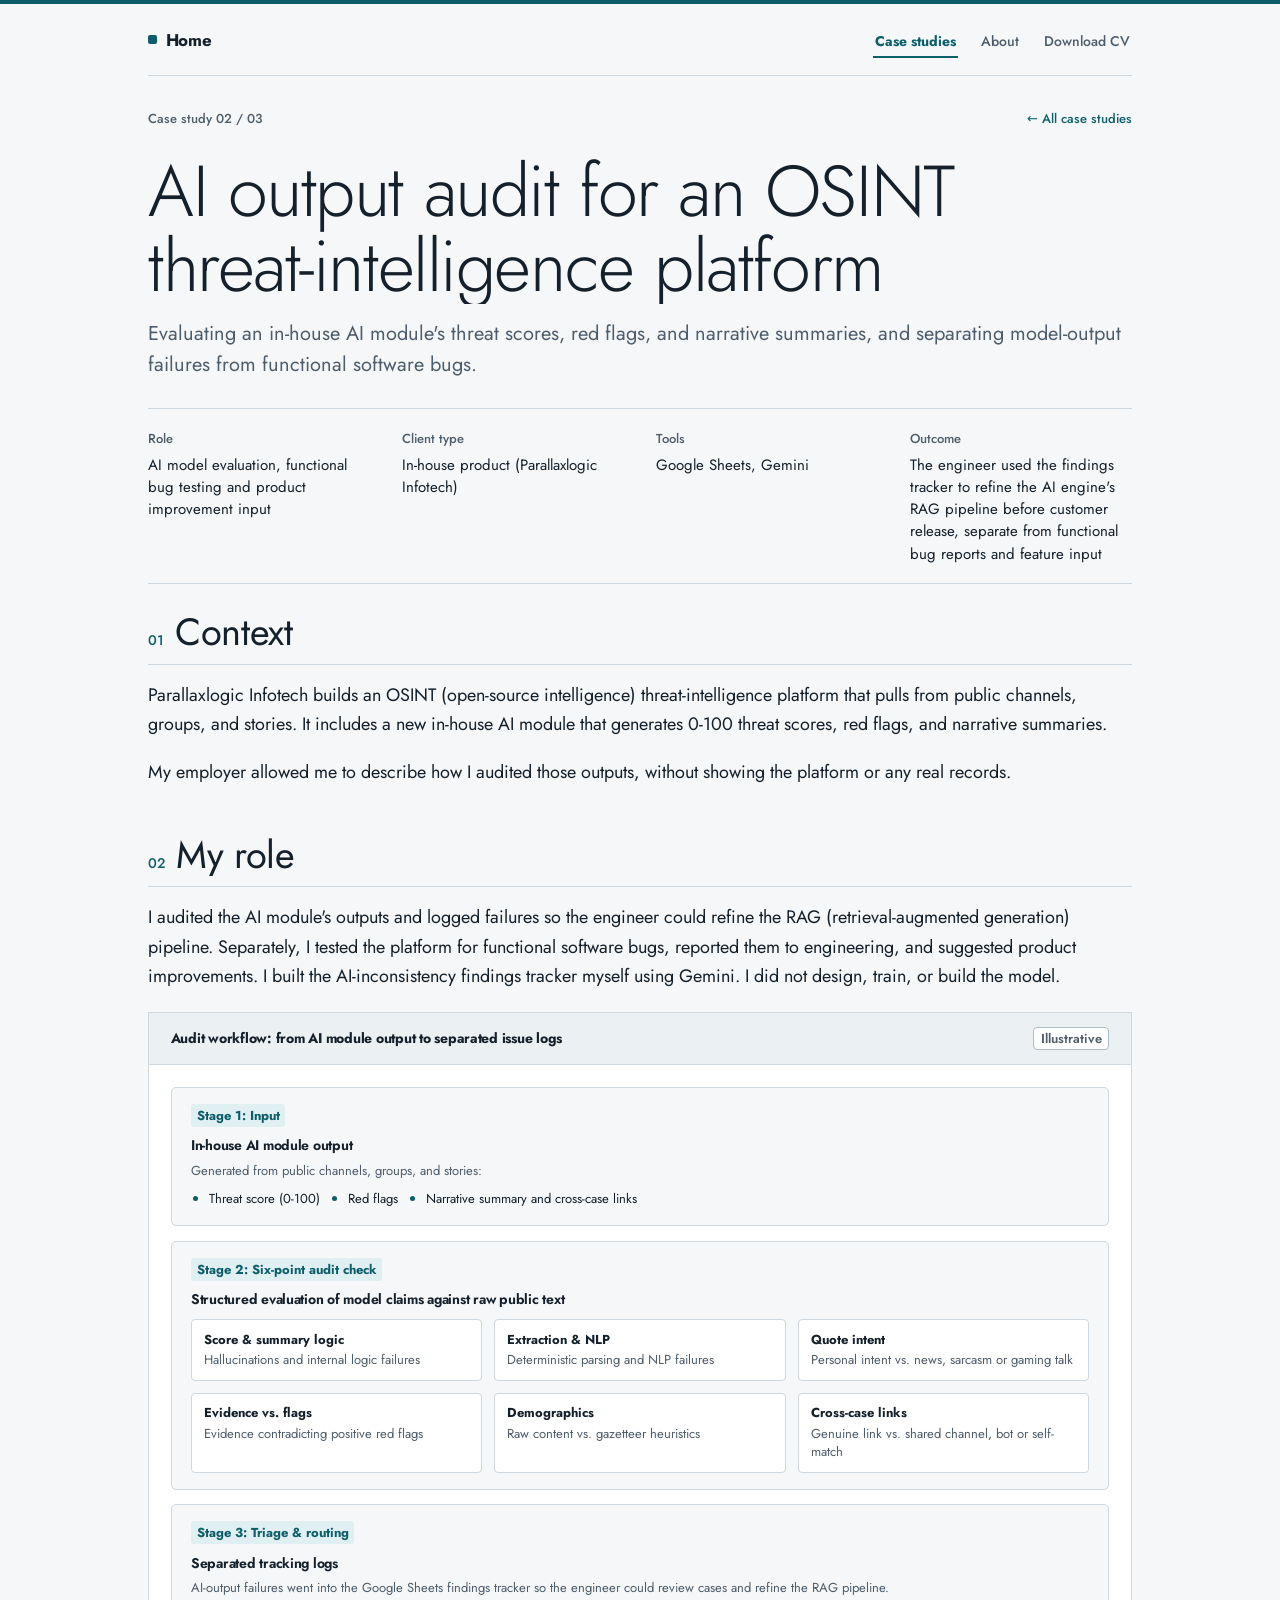
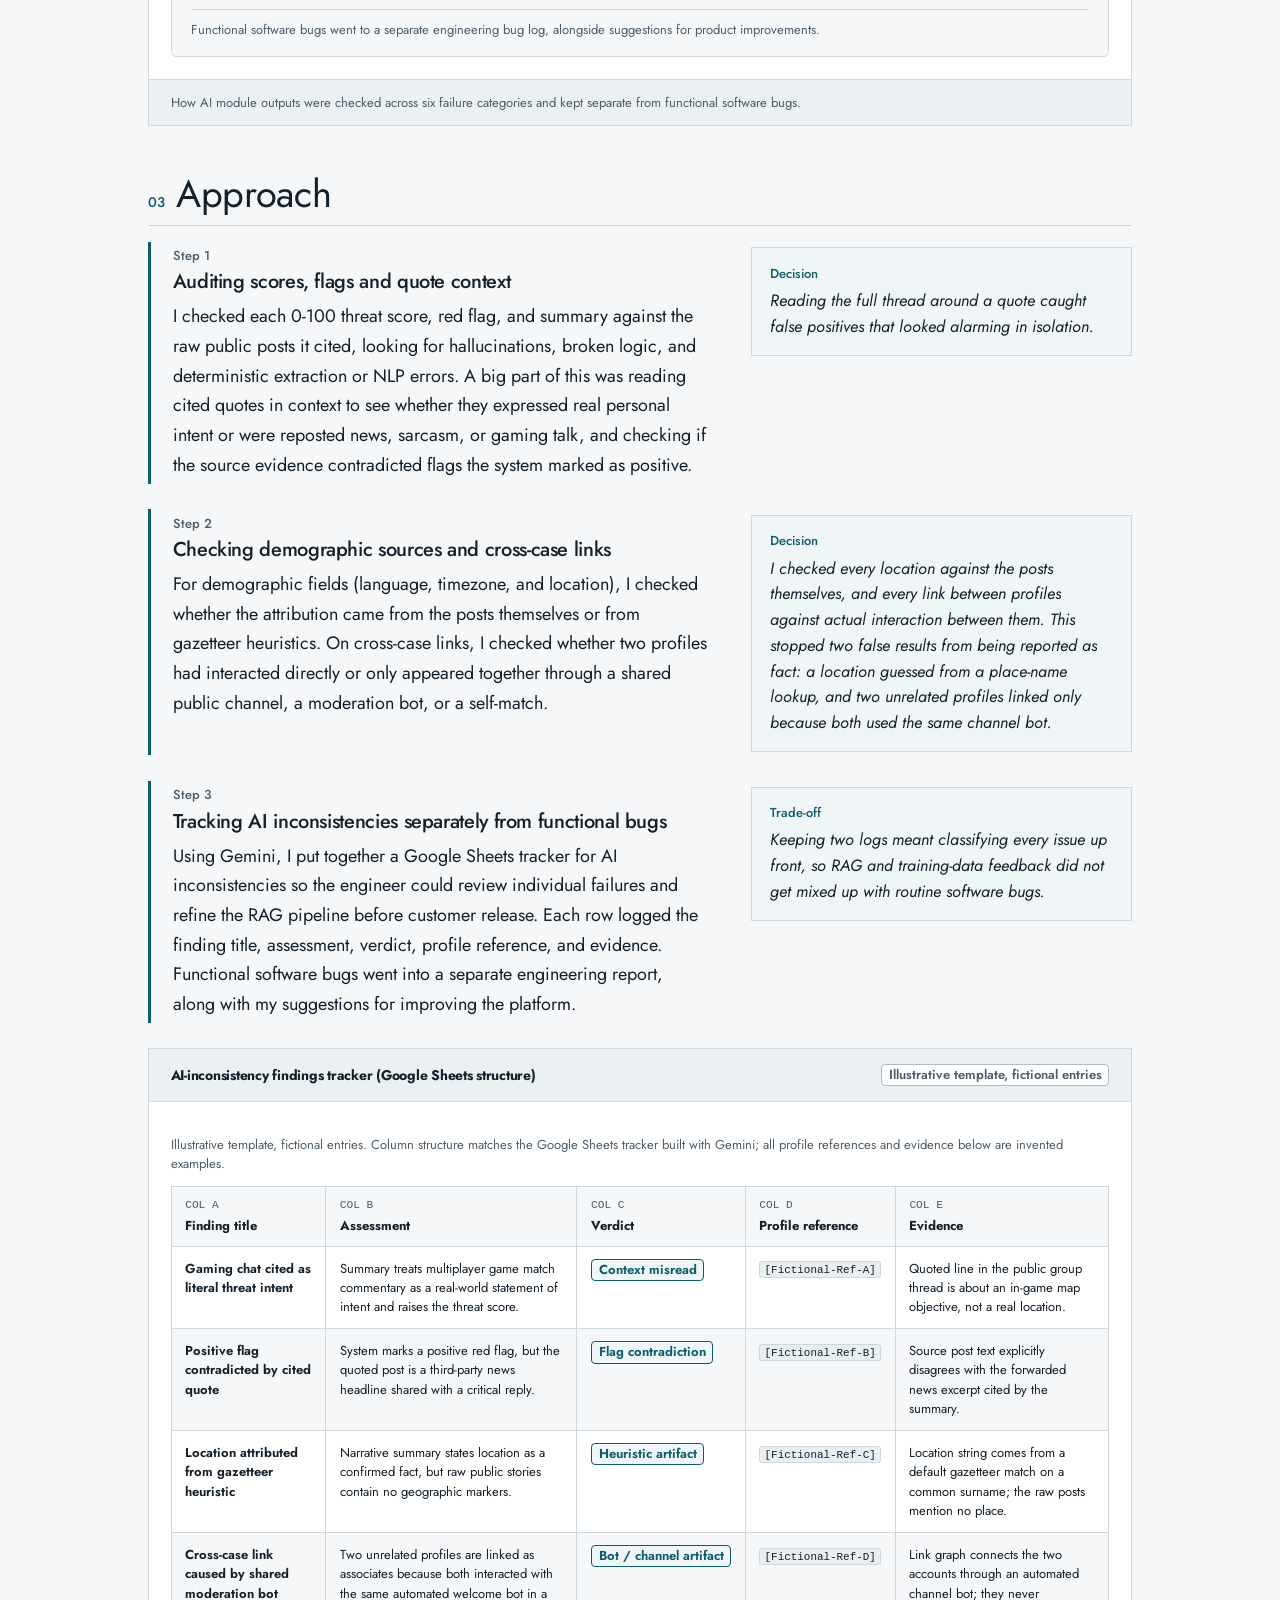
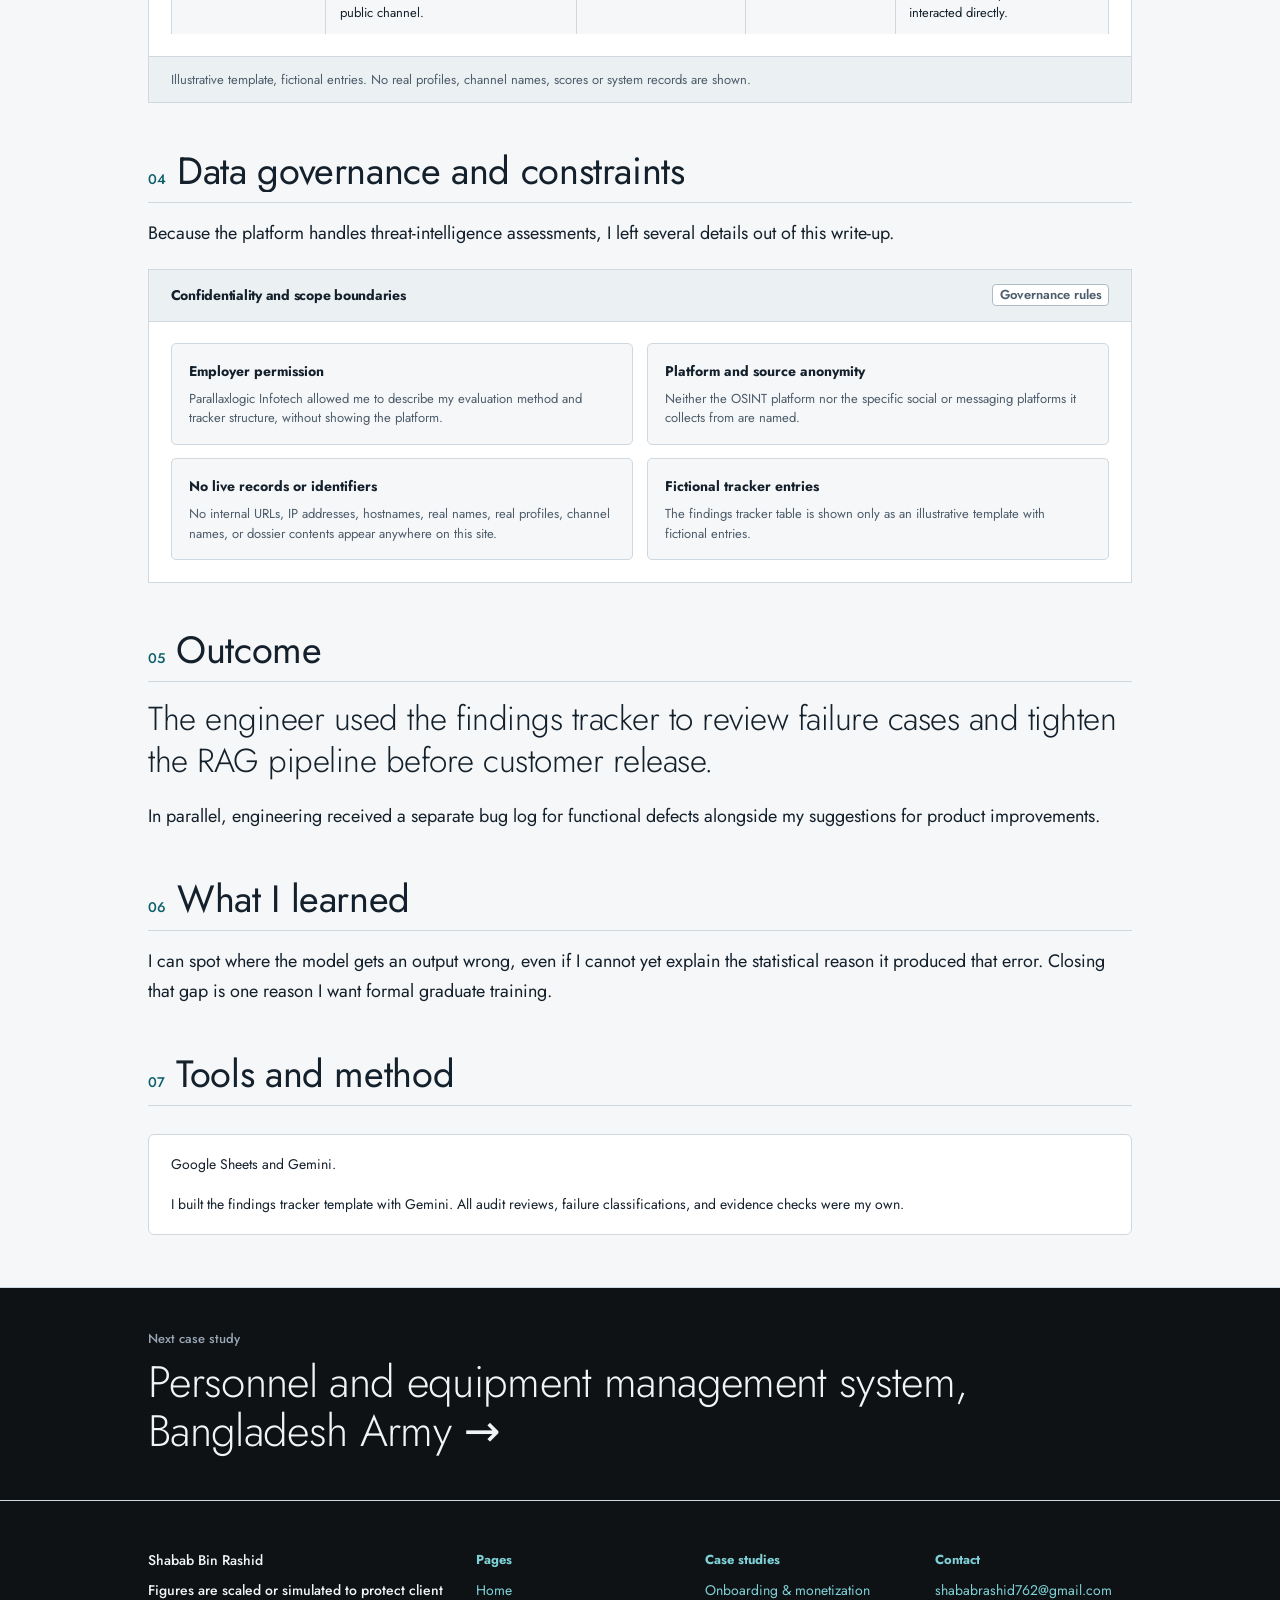
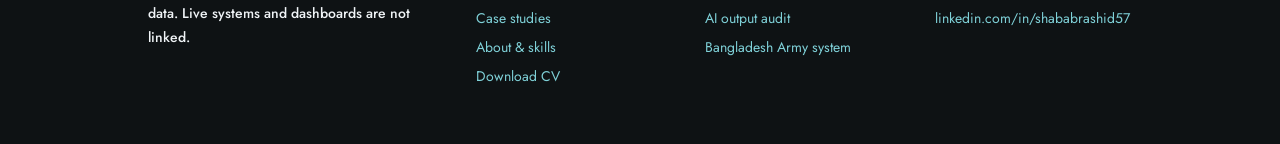
<file: case-study-ai-output-audit.html>
<!doctype html>
<html lang="en">
<head>
  <meta charset="utf-8">
  <meta name="viewport" content="width=device-width, initial-scale=1">
  <title>AI output audit for an OSINT threat-intelligence platform | Shabab Bin Rashid</title>
  <meta name="description" content="Case study: AI model evaluation and training-data feedback for an OSINT threat-intelligence platform, using a structured findings tracker in Google Sheets.">
  <meta property="og:title" content="AI output audit for an OSINT threat-intelligence platform | Shabab Bin Rashid">
  <meta property="og:description" content="Case study: AI model evaluation and training-data feedback for an OSINT threat-intelligence platform, using a structured findings tracker in Google Sheets.">
  <meta property="og:type" content="article">
  <link rel="preconnect" href="https://fonts.googleapis.com">
  <link rel="preconnect" href="https://fonts.gstatic.com" crossorigin>
  <link rel="stylesheet" href="https://fonts.googleapis.com/css2?family=Jost:ital,wght@0,300;0,400;0,500;0,600;1,400&display=swap">
  <script>
  (function(d){if(matchMedia('(prefers-reduced-motion: reduce)').matches)return;
  d.documentElement.classList.add('motion');
  setTimeout(function(){if(!window.__motion)d.documentElement.classList.remove('motion')},3000);})(document);
  </script>
  <link rel="stylesheet" href="site.css?v=15">
  <script src="vendor/lenis-1.1.13.min.js?v=9" defer></script>
  <script src="motion.js?v=11" defer></script>
</head>
<body>
  <a class="skip-link" href="#main">Skip to content</a>

  <div class="wrap">
    <header class="site-header">
      <a class="site-title" href="index.html">Home</a>
      <nav class="site-nav" aria-label="Main">
        <ul>
          <li><a href="case-studies.html" aria-current="page">Case studies</a></li>
          <li><a href="about.html">About</a></li>
          <li><a href="Shabab_Bin_Rashid_CV.pdf" download>Download CV</a></li>
        </ul>
      </nav>
    </header>

    <main id="main">
      <header class="cs-head">
        <p class="crumb"><span class="crumb-label">Case study 02 / 03</span> <a href="case-studies.html">← All case studies</a></p>
        <h1><span class="reveal-line" style="--i:0"><span>AI output audit for an OSINT threat-intelligence platform</span></span></h1>
        <p class="dek">Evaluating an in-house AI module's threat scores, red flags, and narrative summaries, and separating model-output failures from functional software bugs.</p>
      </header>

      <dl class="summary" aria-label="Summary">
        <div><dt>Role</dt><dd>AI model evaluation, functional bug testing and product improvement input</dd></div>
        <div><dt>Client type</dt><dd>In-house product (Parallaxlogic Infotech)</dd></div>
        <div><dt>Tools</dt><dd>Google Sheets, Gemini</dd></div>
        <div><dt>Outcome</dt><dd>The engineer used the findings tracker to refine the AI engine's RAG pipeline before customer release, separate from functional bug reports and feature input</dd></div>
      </dl>

      <article class="cs-body">

        <section class="cs-section" aria-labelledby="context">
          <div class="cs-rail">
            <h2 id="context"><span class="rail-num">01</span><span class="rail-title">Context</span></h2>
          </div>
          <div class="cs-content">
            <p>Parallaxlogic Infotech builds an OSINT (open-source intelligence) threat-intelligence platform that pulls from public channels, groups, and stories. It includes a new in-house AI module that generates 0-100 threat scores, red flags, and narrative summaries.</p>
            <p>My employer allowed me to describe how I audited those outputs, without showing the platform or any real records.</p>
          </div>
        </section>

        <section class="cs-section" aria-labelledby="role">
          <div class="cs-rail">
            <h2 id="role"><span class="rail-num">02</span><span class="rail-title">My role</span></h2>
          </div>
          <div class="cs-content">
            <p>I audited the AI module's outputs and logged failures so the engineer could refine the RAG (retrieval-augmented generation) pipeline. Separately, I tested the platform for functional software bugs, reported them to engineering, and suggested product improvements. I built the AI-inconsistency findings tracker myself using Gemini. I did not design, train, or build the model.</p>

            <figure class="artefact" aria-labelledby="cs2-flow-title">
              <div class="artefact-head">
                <h3 class="artefact-title" id="cs2-flow-title">Audit workflow: from AI module output to separated issue logs</h3>
                <span class="badge-illus">Illustrative</span>
              </div>
              <div class="artefact-body audit-pipeline">
                <div class="audit-top-row">
                  <div class="audit-box">
                    <span class="flow-stage">Stage 1: Input</span>
                    <h4>In-house AI module output</h4>
                    <p>Generated from public channels, groups, and stories:</p>
                    <ul>
                      <li>Threat score (0-100)</li>
                      <li>Red flags</li>
                      <li>Narrative summary and cross-case links</li>
                    </ul>
                  </div>

                  <div class="audit-box">
                    <span class="flow-stage">Stage 2: Six-point audit check</span>
                    <h4>Structured evaluation of model claims against raw public text</h4>
                    <div class="audit-checks-grid">
                      <div class="audit-check-item">
                        <strong>Score &amp; summary logic</strong>
                        <span>Hallucinations and internal logic failures</span>
                      </div>
                      <div class="audit-check-item">
                        <strong>Extraction &amp; NLP</strong>
                        <span>Deterministic parsing and NLP failures</span>
                      </div>
                      <div class="audit-check-item">
                        <strong>Quote intent</strong>
                        <span>Personal intent vs. news, sarcasm or gaming talk</span>
                      </div>
                      <div class="audit-check-item">
                        <strong>Evidence vs. flags</strong>
                        <span>Evidence contradicting positive red flags</span>
                      </div>
                      <div class="audit-check-item">
                        <strong>Demographics</strong>
                        <span>Raw content vs. gazetteer heuristics</span>
                      </div>
                      <div class="audit-check-item">
                        <strong>Cross-case links</strong>
                        <span>Genuine link vs. shared channel, bot or self-match</span>
                      </div>
                    </div>
                  </div>

                  <div class="audit-box">
                    <span class="flow-stage">Stage 3: Triage &amp; routing</span>
                    <h4>Separated tracking logs</h4>
                    <p>AI-output failures went into the Google Sheets findings tracker so the engineer could review cases and refine the RAG pipeline.</p>
                    <hr style="border: 0; border-top: 1px solid var(--rule); margin: 0.65rem 0;">
                    <p>Functional software bugs went to a separate engineering bug log, alongside suggestions for product improvements.</p>
                  </div>
                </div>
              </div>
              <figcaption class="artefact-foot">How AI module outputs were checked across six failure categories and kept separate from functional software bugs.</figcaption>
            </figure>
          </div>
        </section>

        <section class="cs-section" aria-labelledby="approach">
          <div class="cs-rail">
            <h2 id="approach"><span class="rail-num">03</span><span class="rail-title">Approach</span></h2>
          </div>
          <div class="cs-content">
            <div class="step">
              <span class="step-num">Step 1</span>
              <h3>Auditing scores, flags and quote context</h3>
              <p>I checked each 0-100 threat score, red flag, and summary against the raw public posts it cited, looking for hallucinations, broken logic, and deterministic extraction or NLP errors. A big part of this was reading cited quotes in context to see whether they expressed real personal intent or were reposted news, sarcasm, or gaming talk, and checking if the source evidence contradicted flags the system marked as positive.</p>
              <aside class="note" aria-label="Decision note: quote context">
                <span class="note-kind">Decision</span>
                <p>Reading the full thread around a quote caught false positives that looked alarming in isolation.</p>
              </aside>
            </div>

            <div class="step">
              <span class="step-num">Step 2</span>
              <h3>Checking demographic sources and cross-case links</h3>
              <p>For demographic fields (language, timezone, and location), I checked whether the attribution came from the posts themselves or from gazetteer heuristics. On cross-case links, I checked whether two profiles had interacted directly or only appeared together through a shared public channel, a moderation bot, or a self-match.</p>
              <aside class="note" aria-label="Decision note: source verification">
                <span class="note-kind">Decision</span>
                <p>I checked every location against the posts themselves, and every link between profiles against actual interaction between them. This stopped two false results from being reported as fact: a location guessed from a place-name lookup, and two unrelated profiles linked only because both used the same channel bot.</p>
              </aside>
            </div>

            <div class="step">
              <span class="step-num">Step 3</span>
              <h3>Tracking AI inconsistencies separately from functional bugs</h3>
              <p>Using Gemini, I put together a Google Sheets tracker for AI inconsistencies so the engineer could review individual failures and refine the RAG pipeline before customer release. Each row logged the finding title, assessment, verdict, profile reference, and evidence. Functional software bugs went into a separate engineering report, along with my suggestions for improving the platform.</p>
              <aside class="note" aria-label="Trade-off note: separate trackers">
                <span class="note-kind">Trade-off</span>
                <p>Keeping two logs meant classifying every issue up front, so RAG and training-data feedback did not get mixed up with routine software bugs.</p>
              </aside>
            </div>

            <figure class="artefact" aria-labelledby="cs2-tracker-title">
              <div class="artefact-head">
                <h3 class="artefact-title" id="cs2-tracker-title">AI-inconsistency findings tracker (Google Sheets structure)</h3>
                <span class="badge-illus">Illustrative template, fictional entries</span>
              </div>
              <div class="artefact-body sheet-wrap">
                <table class="sheet-table">
                  <caption>Illustrative template, fictional entries. Column structure matches the Google Sheets tracker built with Gemini; all profile references and evidence below are invented examples.</caption>
                  <thead>
                    <tr>
                      <th scope="col"><span class="sheet-col-letter">COL A</span>Finding title</th>
                      <th scope="col"><span class="sheet-col-letter">COL B</span>Assessment</th>
                      <th scope="col"><span class="sheet-col-letter">COL C</span>Verdict</th>
                      <th scope="col"><span class="sheet-col-letter">COL D</span>Profile reference</th>
                      <th scope="col"><span class="sheet-col-letter">COL E</span>Evidence</th>
                    </tr>
                  </thead>
                  <tbody>
                    <tr>
                      <th scope="row">Gaming chat cited as literal threat intent</th>
                      <td>Summary treats multiplayer game match commentary as a real-world statement of intent and raises the threat score.</td>
                      <td><span class="verdict-pill">Context misread</span></td>
                      <td><code>[Fictional-Ref-A]</code></td>
                      <td>Quoted line in the public group thread is about an in-game map objective, not a real location.</td>
                    </tr>
                    <tr>
                      <th scope="row">Positive flag contradicted by cited quote</th>
                      <td>System marks a positive red flag, but the quoted post is a third-party news headline shared with a critical reply.</td>
                      <td><span class="verdict-pill">Flag contradiction</span></td>
                      <td><code>[Fictional-Ref-B]</code></td>
                      <td>Source post text explicitly disagrees with the forwarded news excerpt cited by the summary.</td>
                    </tr>
                    <tr>
                      <th scope="row">Location attributed from gazetteer heuristic</th>
                      <td>Narrative summary states location as a confirmed fact, but raw public stories contain no geographic markers.</td>
                      <td><span class="verdict-pill">Heuristic artifact</span></td>
                      <td><code>[Fictional-Ref-C]</code></td>
                      <td>Location string comes from a default gazetteer match on a common surname; the raw posts mention no place.</td>
                    </tr>
                    <tr>
                      <th scope="row">Cross-case link caused by shared moderation bot</th>
                      <td>Two unrelated profiles are linked as associates because both interacted with the same automated welcome bot in a public channel.</td>
                      <td><span class="verdict-pill">Bot / channel artifact</span></td>
                      <td><code>[Fictional-Ref-D]</code></td>
                      <td>Link graph connects the two accounts through an automated channel bot; they never interacted directly.</td>
                    </tr>
                  </tbody>
                </table>
              </div>
              <figcaption class="artefact-foot">Illustrative template, fictional entries. No real profiles, channel names, scores or system records are shown.</figcaption>
            </figure>
          </div>
        </section>

        <section class="cs-section" aria-labelledby="governance">
          <div class="cs-rail">
            <h2 id="governance"><span class="rail-num">04</span><span class="rail-title">Data governance and constraints</span></h2>
          </div>
          <div class="cs-content">
            <p>Because the platform handles threat-intelligence assessments, I left several details out of this write-up.</p>

            <section class="artefact" aria-labelledby="cs2-gov-title">
              <div class="artefact-head">
                <h3 class="artefact-title" id="cs2-gov-title">Confidentiality and scope boundaries</h3>
                <span class="badge-illus">Governance rules</span>
              </div>
              <div class="artefact-body">
                <dl class="gov-grid">
                  <div class="gov-item">
                    <dt>Employer permission</dt>
                    <dd>Parallaxlogic Infotech allowed me to describe my evaluation method and tracker structure, without showing the platform.</dd>
                  </div>
                  <div class="gov-item">
                    <dt>Platform and source anonymity</dt>
                    <dd>Neither the OSINT platform nor the specific social or messaging platforms it collects from are named.</dd>
                  </div>
                  <div class="gov-item">
                    <dt>No live records or identifiers</dt>
                    <dd>No internal URLs, IP addresses, hostnames, real names, real profiles, channel names, or dossier contents appear anywhere on this site.</dd>
                  </div>
                  <div class="gov-item">
                    <dt>Fictional tracker entries</dt>
                    <dd>The findings tracker table is shown only as an illustrative template with fictional entries.</dd>
                  </div>
                </dl>
              </div>
            </section>
          </div>
        </section>

        <section class="cs-section" aria-labelledby="outcome">
          <div class="cs-rail">
            <h2 id="outcome"><span class="rail-num">05</span><span class="rail-title">Outcome</span></h2>
          </div>
          <div class="cs-content">
            <p class="outcome-lead">The engineer used the findings tracker to review failure cases and tighten the RAG pipeline before customer release.</p>
            <p>In parallel, engineering received a separate bug log for functional defects alongside my suggestions for product improvements.</p>
          </div>
        </section>

        <section class="cs-section" aria-labelledby="learned">
          <div class="cs-rail">
            <h2 id="learned"><span class="rail-num">06</span><span class="rail-title">What I learned</span></h2>
          </div>
          <div class="cs-content">
            <p>I can spot where the model gets an output wrong, even if I cannot yet explain the statistical reason it produced that error. Closing that gap is one reason I want formal graduate training.</p>
          </div>
        </section>

        <section class="cs-section" aria-labelledby="method">
          <div class="cs-rail">
            <h2 id="method"><span class="rail-num">07</span><span class="rail-title">Tools and method</span></h2>
          </div>
          <div class="cs-content">
            <div class="method">
              <p>Google Sheets and Gemini.</p>
              <p>I built the findings tracker template with Gemini. All audit reviews, failure classifications, and evidence checks were my own.</p>
            </div>
          </div>
        </section>

      </article>
    </main>
  </div>

  <nav class="cs-nav" aria-label="Next case study">
    <div class="wrap">
      <p class="cs-nav-label">Next case study</p>
      <p class="cs-nav-title"><a href="case-study-army-personnel-system.html">Personnel and equipment management system, Bangladesh Army <span class="cs-nav-arrow">→</span></a></p>
    </div>
  </nav>

  <footer class="site-footer" id="footer">
    <div class="wrap">
      <div class="footer-grid">
        <div class="footer-col footer-col--wide">
          <p class="footer-brand">Shabab Bin Rashid</p>
          <p class="data-note">Figures are scaled or simulated to protect client data. Live systems and dashboards are not linked.</p>
        </div>
        <div class="footer-col">
          <p class="footer-head">Pages</p>
          <ul>
            <li><a href="index.html">Home</a></li>
            <li><a href="case-studies.html">Case studies</a></li>
            <li><a href="about.html">About &amp; skills</a></li>
            <li><a href="Shabab_Bin_Rashid_CV.pdf" download>Download CV</a></li>
          </ul>
        </div>
        <div class="footer-col">
          <p class="footer-head">Case studies</p>
          <ul>
            <li><a href="case-study-onboarding-monetization.html">Onboarding &amp; monetization</a></li>
            <li><a href="case-study-ai-output-audit.html">AI output audit</a></li>
            <li><a href="case-study-army-personnel-system.html">Bangladesh Army system</a></li>
          </ul>
        </div>
        <div class="footer-col">
          <p class="footer-head">Contact</p>
          <ul>
            <li><a href="mailto:shababrashid762@gmail.com">shababrashid762@gmail.com</a></li>
            <li><a href="https://www.linkedin.com/in/shababrashid57">linkedin.com/in/shababrashid57</a></li>
          </ul>
        </div>
      </div>
    </div>
  </footer>
</body>
</html>
</file>
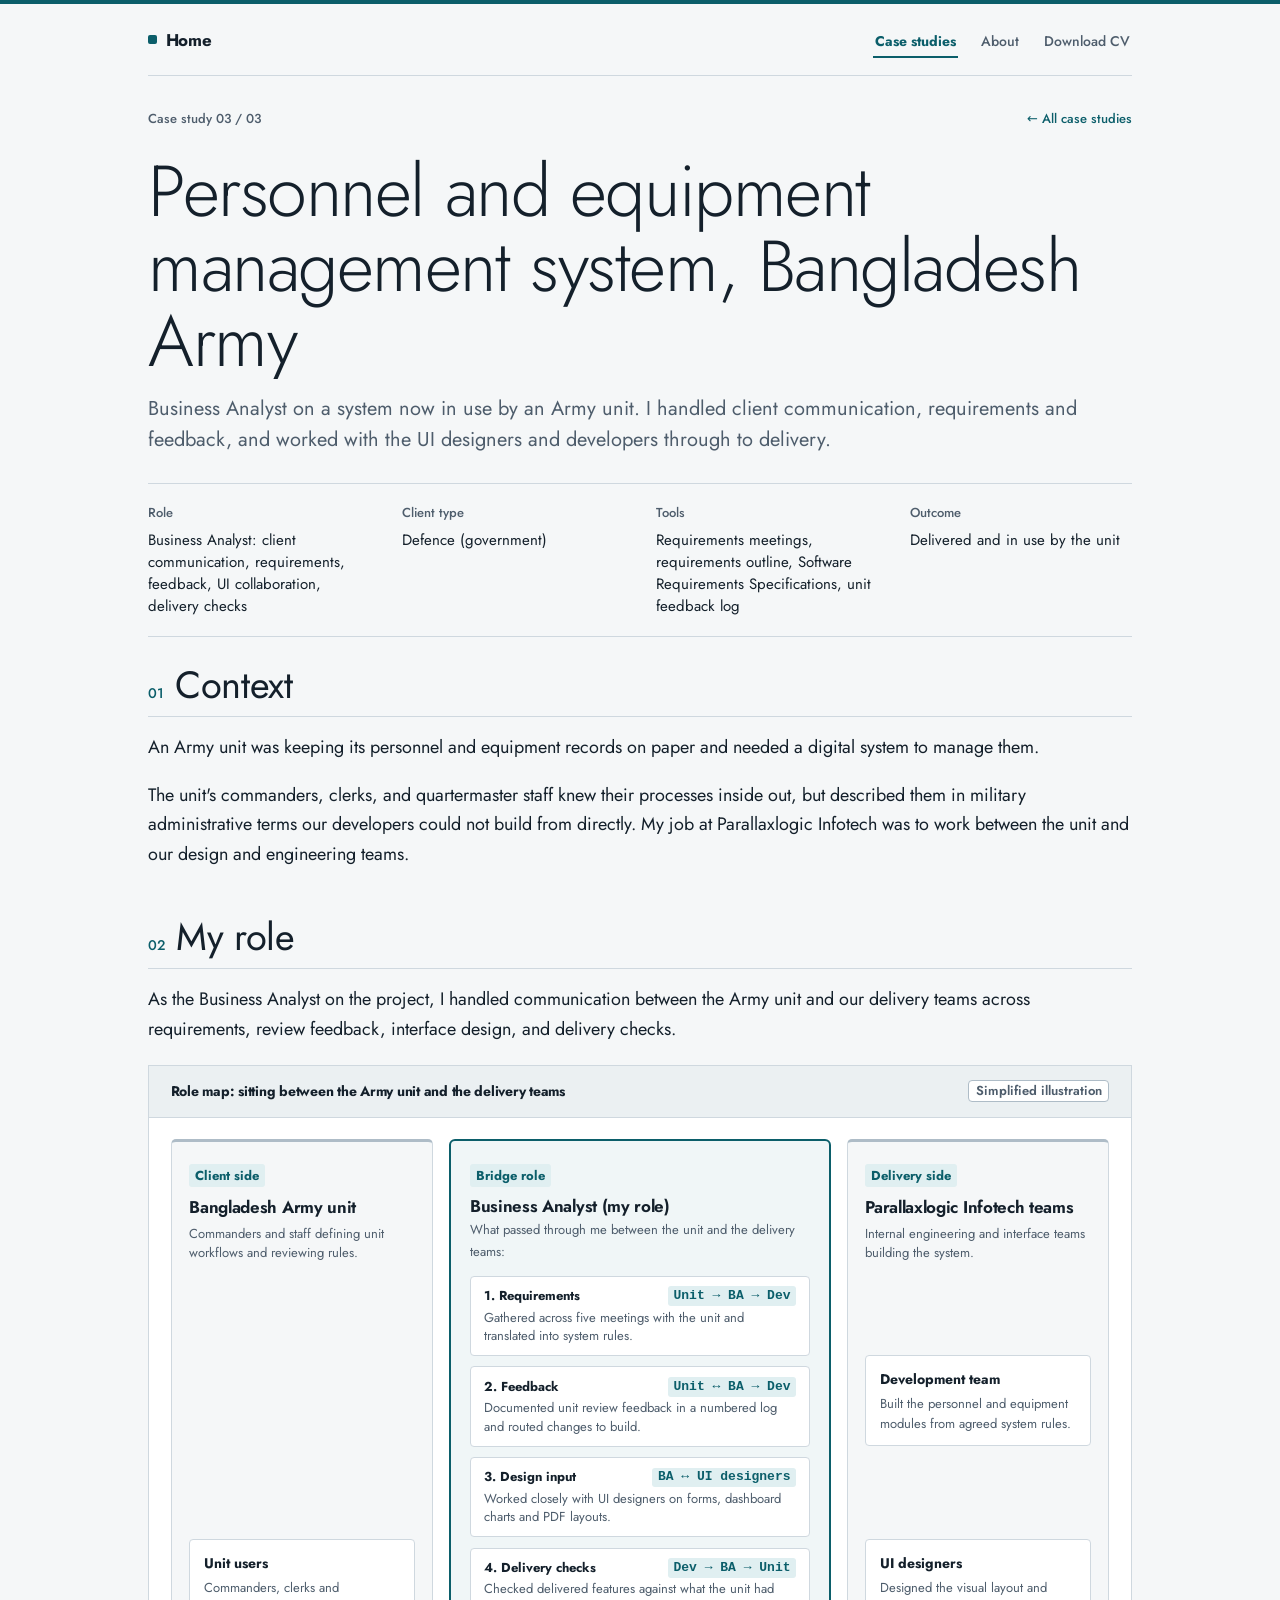
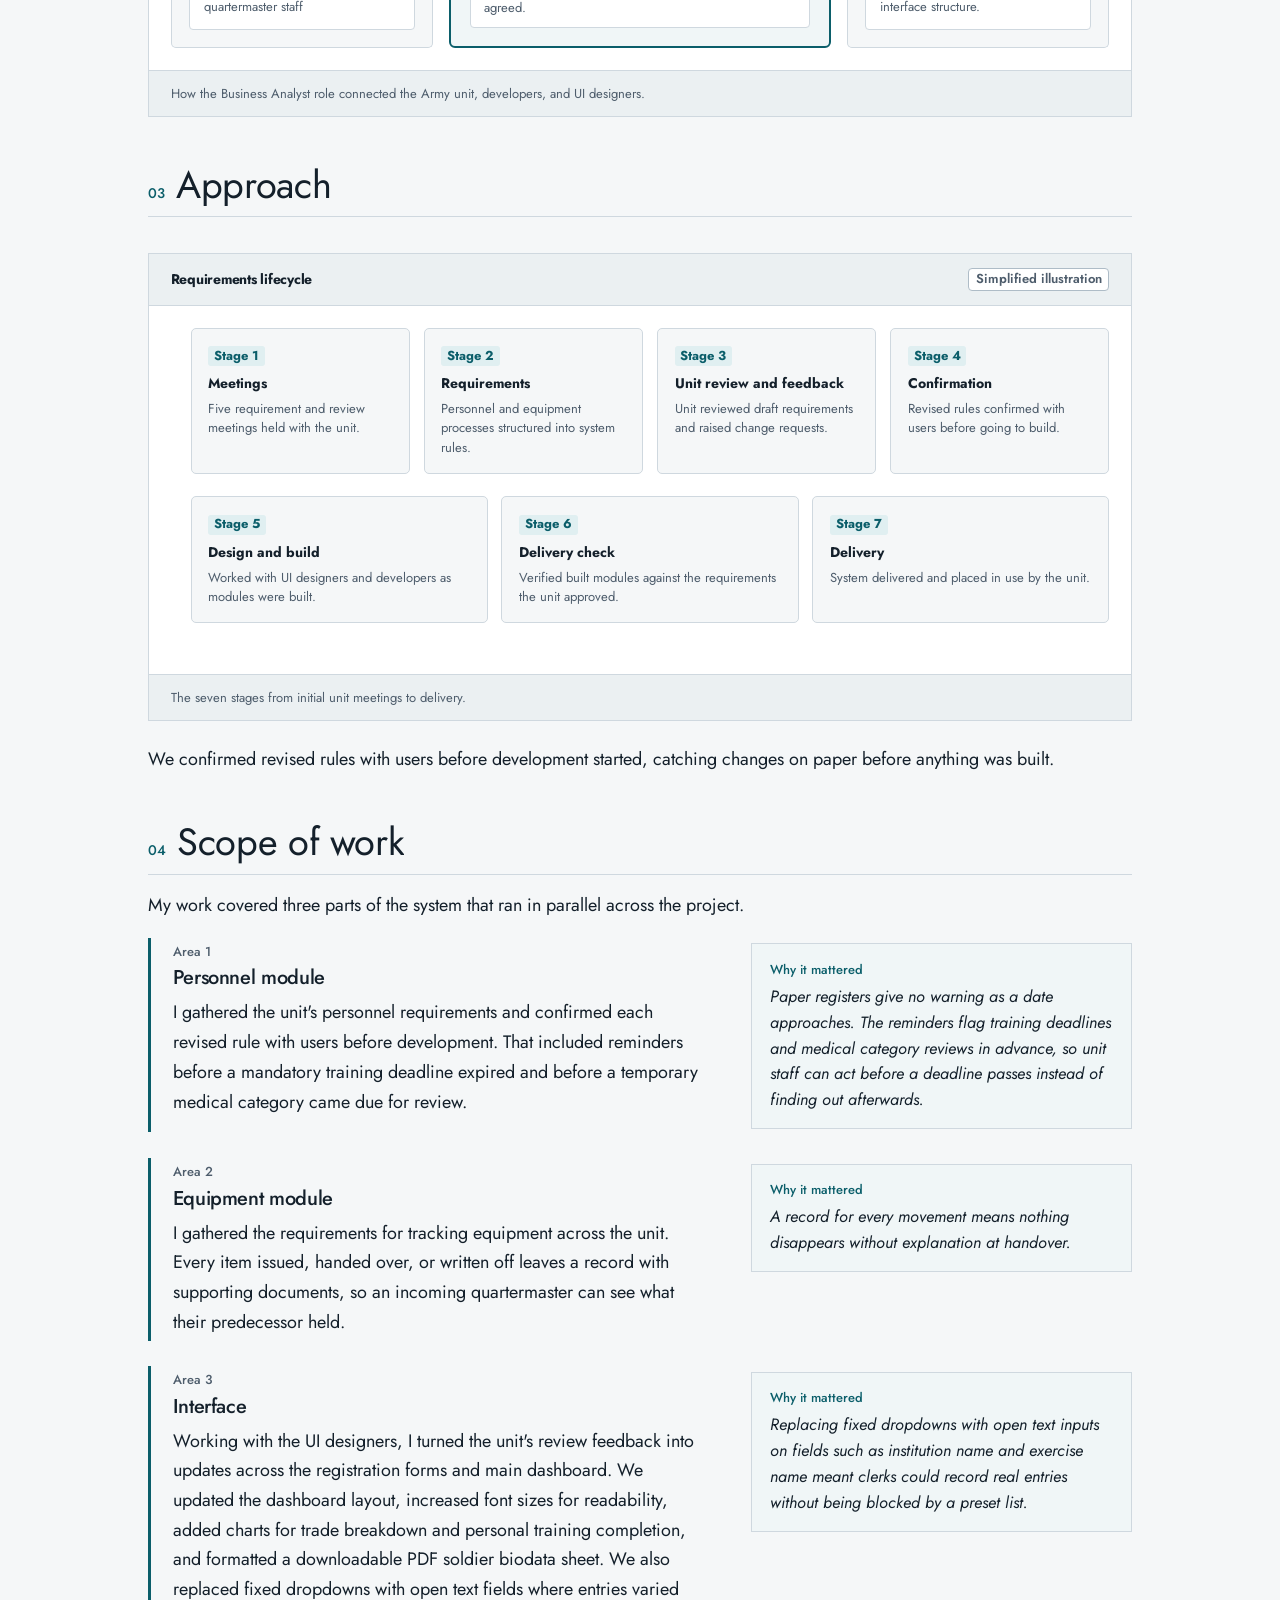
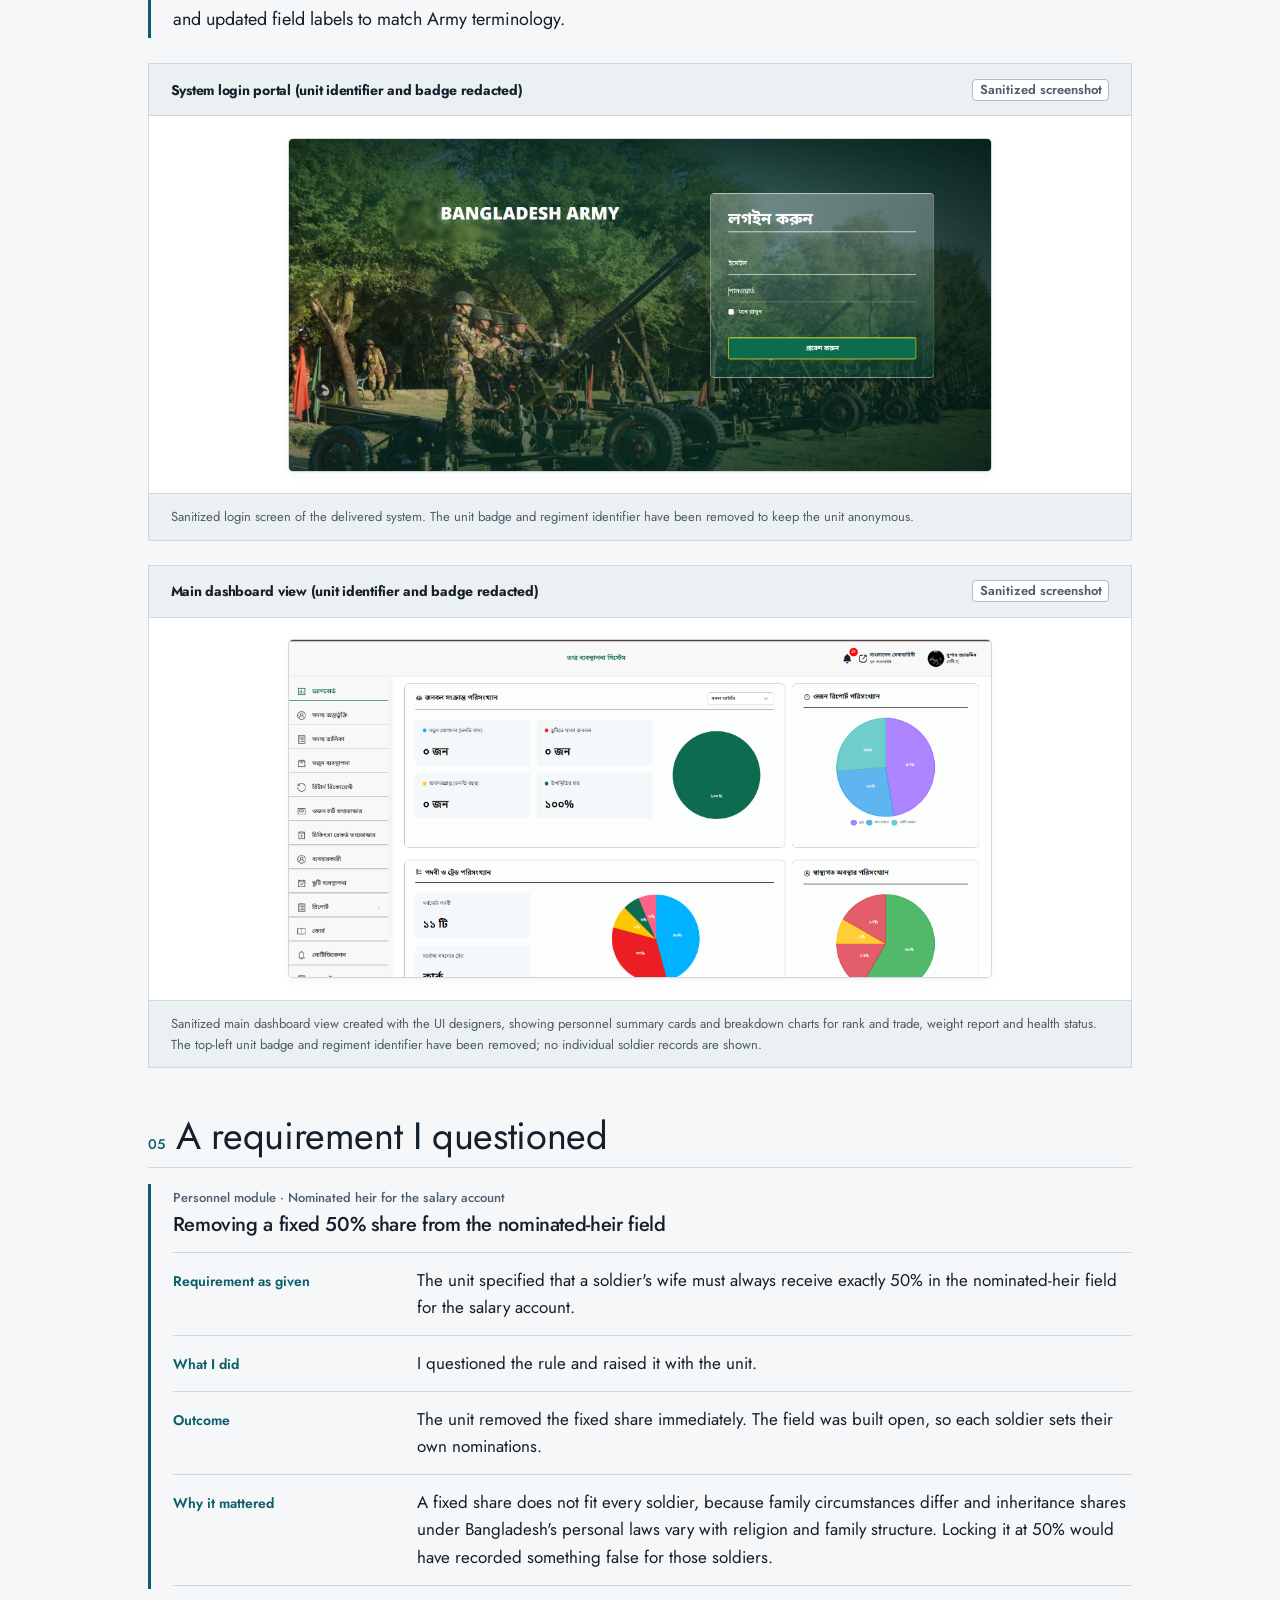
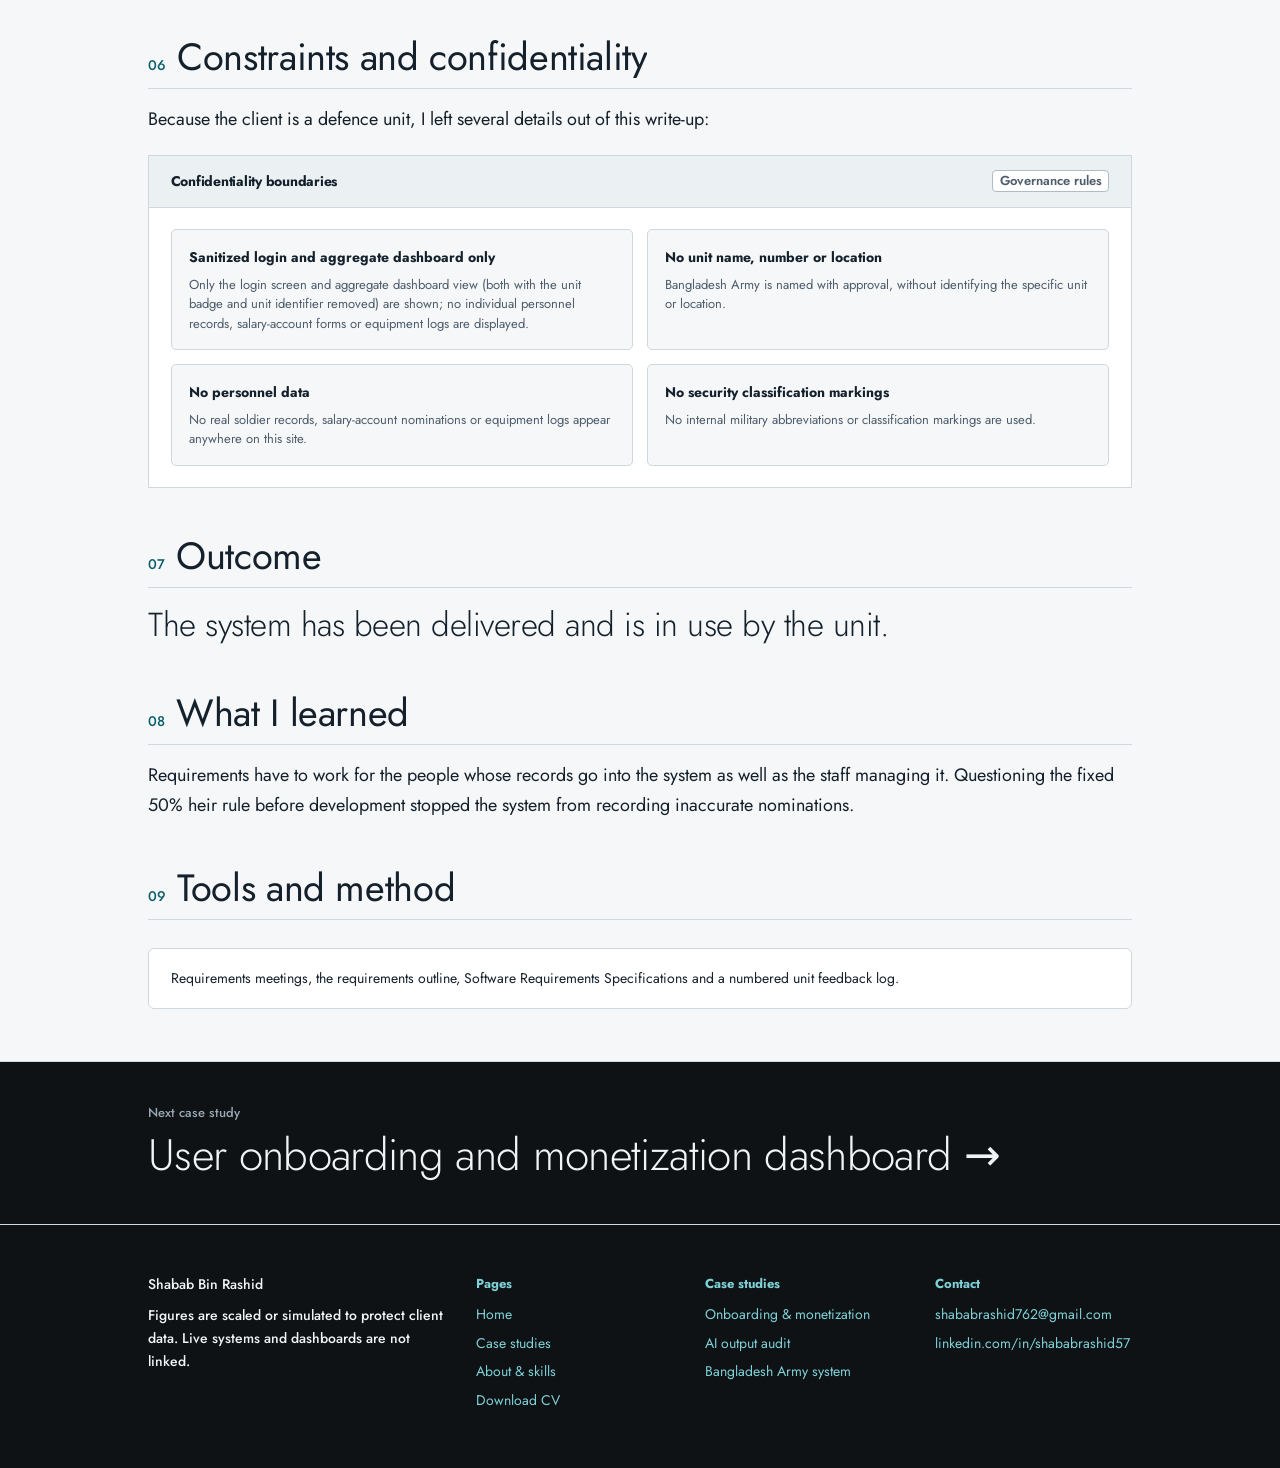
<file: case-study-army-personnel-system.html>
<!doctype html>
<html lang="en">
<head>
  <meta charset="utf-8">
  <meta name="viewport" content="width=device-width, initial-scale=1">
  <title>Personnel and equipment management system, Bangladesh Army | Shabab Bin Rashid</title>
  <meta name="description" content="Case study: Business Analyst on a personnel and equipment management system now in use by a Bangladesh Army unit, covering client communication, requirements, feedback, UI collaboration and delivery checks.">
  <meta property="og:title" content="Personnel and equipment management system, Bangladesh Army | Shabab Bin Rashid">
  <meta property="og:description" content="Case study: Business Analyst on a personnel and equipment management system now in use by a Bangladesh Army unit, covering client communication, requirements, feedback, UI collaboration and delivery checks.">
  <meta property="og:type" content="article">
  <link rel="preconnect" href="https://fonts.googleapis.com">
  <link rel="preconnect" href="https://fonts.gstatic.com" crossorigin>
  <link rel="stylesheet" href="https://fonts.googleapis.com/css2?family=Jost:ital,wght@0,300;0,400;0,500;0,600;1,400&display=swap">
  <script>
  (function(d){if(matchMedia('(prefers-reduced-motion: reduce)').matches)return;
  d.documentElement.classList.add('motion');
  setTimeout(function(){if(!window.__motion)d.documentElement.classList.remove('motion')},3000);})(document);
  </script>
  <link rel="stylesheet" href="site.css?v=15">
  <script src="vendor/lenis-1.1.13.min.js?v=9" defer></script>
  <script src="motion.js?v=11" defer></script>
</head>
<body>
  <a class="skip-link" href="#main">Skip to content</a>

  <div class="wrap">
    <header class="site-header">
      <a class="site-title" href="index.html">Home</a>
      <nav class="site-nav" aria-label="Main">
        <ul>
          <li><a href="case-studies.html" aria-current="page">Case studies</a></li>
          <li><a href="about.html">About</a></li>
          <li><a href="Shabab_Bin_Rashid_CV.pdf" download>Download CV</a></li>
        </ul>
      </nav>
    </header>

    <main id="main">
      <header class="cs-head">
        <p class="crumb"><span class="crumb-label">Case study 03 / 03</span> <a href="case-studies.html">← All case studies</a></p>
        <h1><span class="reveal-line" style="--i:0"><span>Personnel and equipment management system, Bangladesh Army</span></span></h1>
        <p class="dek">Business Analyst on a system now in use by an Army unit. I handled client communication, requirements and feedback, and worked with the UI designers and developers through to delivery.</p>
      </header>

      <dl class="summary" aria-label="Summary">
        <div><dt>Role</dt><dd>Business Analyst: client communication, requirements, feedback, UI collaboration, delivery checks</dd></div>
        <div><dt>Client type</dt><dd>Defence (government)</dd></div>
        <div><dt>Tools</dt><dd>Requirements meetings, requirements outline, Software Requirements Specifications, unit feedback log</dd></div>
        <div><dt>Outcome</dt><dd>Delivered and in use by the unit</dd></div>
      </dl>

      <article class="cs-body">

        <section class="cs-section" aria-labelledby="context">
          <div class="cs-rail">
            <h2 id="context"><span class="rail-num">01</span><span class="rail-title">Context</span></h2>
          </div>
          <div class="cs-content">
            <p>An Army unit was keeping its personnel and equipment records on paper and needed a digital system to manage them.</p>
            <p>The unit's commanders, clerks, and quartermaster staff knew their processes inside out, but described them in military administrative terms our developers could not build from directly. My job at Parallaxlogic Infotech was to work between the unit and our design and engineering teams.</p>
          </div>
        </section>

        <section class="cs-section" aria-labelledby="role">
          <div class="cs-rail">
            <h2 id="role"><span class="rail-num">02</span><span class="rail-title">My role</span></h2>
          </div>
          <div class="cs-content">
            <p>As the Business Analyst on the project, I handled communication between the Army unit and our delivery teams across requirements, review feedback, interface design, and delivery checks.</p>

            <figure class="artefact" aria-labelledby="cs3-rolemap-title">
              <div class="artefact-head">
                <h3 class="artefact-title" id="cs3-rolemap-title">Role map: sitting between the Army unit and the delivery teams</h3>
                <span class="badge-illus">Simplified illustration</span>
              </div>
              <div class="artefact-body">
                <div class="role-map">
                  <div class="role-endpoint">
                    <div>
                      <span class="flow-stage">Client side</span>
                      <h4>Bangladesh Army unit</h4>
                      <p>Commanders and staff defining unit workflows and reviewing rules.</p>
                    </div>
                    <div class="role-subbox">
                      <strong>Unit users</strong>
                      <p>Commanders, clerks and quartermaster staff</p>
                    </div>
                  </div>

                  <div class="role-bridge">
                    <div class="role-bridge-head">
                      <span class="flow-stage">Bridge role</span>
                      <h4>Business Analyst (my role)</h4>
                      <p>What passed through me between the unit and the delivery teams:</p>
                    </div>
                    <div class="role-stream">
                      <div class="role-stream-dir">
                        <span>1. Requirements</span>
                        <span class="role-stream-arrow">Unit → BA → Dev</span>
                      </div>
                      <p>Gathered across five meetings with the unit and translated into system rules.</p>
                    </div>
                    <div class="role-stream">
                      <div class="role-stream-dir">
                        <span>2. Feedback</span>
                        <span class="role-stream-arrow">Unit ↔ BA → Dev</span>
                      </div>
                      <p>Documented unit review feedback in a numbered log and routed changes to build.</p>
                    </div>
                    <div class="role-stream">
                      <div class="role-stream-dir">
                        <span>3. Design input</span>
                        <span class="role-stream-arrow">BA ↔ UI designers</span>
                      </div>
                      <p>Worked closely with UI designers on forms, dashboard charts and PDF layouts.</p>
                    </div>
                    <div class="role-stream">
                      <div class="role-stream-dir">
                        <span>4. Delivery checks</span>
                        <span class="role-stream-arrow">Dev → BA → Unit</span>
                      </div>
                      <p>Checked delivered features against what the unit had agreed.</p>
                    </div>
                  </div>

                  <div class="role-endpoint">
                    <div>
                      <span class="flow-stage">Delivery side</span>
                      <h4>Parallaxlogic Infotech teams</h4>
                      <p>Internal engineering and interface teams building the system.</p>
                    </div>
                    <div class="role-subbox">
                      <strong>Development team</strong>
                      <p>Built the personnel and equipment modules from agreed system rules.</p>
                    </div>
                    <div class="role-subbox">
                      <strong>UI designers</strong>
                      <p>Designed the visual layout and interface structure.</p>
                    </div>
                  </div>
                </div>
              </div>
              <figcaption class="artefact-foot">How the Business Analyst role connected the Army unit, developers, and UI designers.</figcaption>
            </figure>
          </div>
        </section>

        <section class="cs-section" aria-labelledby="approach">
          <div class="cs-rail">
            <h2 id="approach"><span class="rail-num">03</span><span class="rail-title">Approach</span></h2>
          </div>
          <div class="cs-content">
            <figure class="artefact" aria-labelledby="cs3-lifecycle-title">
              <div class="artefact-head">
                <h3 class="artefact-title" id="cs3-lifecycle-title">Requirements lifecycle</h3>
                <span class="badge-illus">Simplified illustration</span>
              </div>
              <div class="artefact-body">
                <ol class="flow-list flow-7">
                  <li class="flow-node">
                    <span class="flow-stage">Stage 1</span>
                    <strong>Meetings</strong>
                    <p>Five requirement and review meetings held with the unit.</p>
                  </li>
                  <li class="flow-node">
                    <span class="flow-stage">Stage 2</span>
                    <strong>Requirements</strong>
                    <p>Personnel and equipment processes structured into system rules.</p>
                  </li>
                  <li class="flow-node">
                    <span class="flow-stage">Stage 3</span>
                    <strong>Unit review and feedback</strong>
                    <p>Unit reviewed draft requirements and raised change requests.</p>
                  </li>
                  <li class="flow-node">
                    <span class="flow-stage">Stage 4</span>
                    <strong>Confirmation</strong>
                    <p>Revised rules confirmed with users before going to build.</p>
                  </li>
                  <li class="flow-node">
                    <span class="flow-stage">Stage 5</span>
                    <strong>Design and build</strong>
                    <p>Worked with UI designers and developers as modules were built.</p>
                  </li>
                  <li class="flow-node">
                    <span class="flow-stage">Stage 6</span>
                    <strong>Delivery check</strong>
                    <p>Verified built modules against the requirements the unit approved.</p>
                  </li>
                  <li class="flow-node">
                    <span class="flow-stage">Stage 7</span>
                    <strong>Delivery</strong>
                    <p>System delivered and placed in use by the unit.</p>
                  </li>
                </ol>
              </div>
              <figcaption class="artefact-foot">The seven stages from initial unit meetings to delivery.</figcaption>
            </figure>

            <p>We confirmed revised rules with users before development started, catching changes on paper before anything was built.</p>
          </div>
        </section>

        <section class="cs-section" aria-labelledby="scope">
          <div class="cs-rail">
            <h2 id="scope"><span class="rail-num">04</span><span class="rail-title">Scope of work</span></h2>
          </div>
          <div class="cs-content">
            <p>My work covered three parts of the system that ran in parallel across the project.</p>

            <div class="step">
              <span class="step-num">Area 1</span>
              <h3>Personnel module</h3>
              <p>I gathered the unit's personnel requirements and confirmed each revised rule with users before development. That included reminders before a mandatory training deadline expired and before a temporary medical category came due for review.</p>
              <aside class="note" aria-label="Why it mattered: personnel module">
                <span class="note-kind">Why it mattered</span>
                <p>Paper registers give no warning as a date approaches. The reminders flag training deadlines and medical category reviews in advance, so unit staff can act before a deadline passes instead of finding out afterwards.</p>
              </aside>
            </div>

            <div class="step">
              <span class="step-num">Area 2</span>
              <h3>Equipment module</h3>
              <p>I gathered the requirements for tracking equipment across the unit. Every item issued, handed over, or written off leaves a record with supporting documents, so an incoming quartermaster can see what their predecessor held.</p>
              <aside class="note" aria-label="Why it mattered: equipment module">
                <span class="note-kind">Why it mattered</span>
                <p>A record for every movement means nothing disappears without explanation at handover.</p>
              </aside>
            </div>

            <div class="step">
              <span class="step-num">Area 3</span>
              <h3>Interface</h3>
              <p>Working with the UI designers, I turned the unit's review feedback into updates across the registration forms and main dashboard. We updated the dashboard layout, increased font sizes for readability, added charts for trade breakdown and personal training completion, and formatted a downloadable PDF soldier biodata sheet. We also replaced fixed dropdowns with open text fields where entries varied and updated field labels to match Army terminology.</p>
              <aside class="note" aria-label="Why it mattered: interface">
                <span class="note-kind">Why it mattered</span>
                <p>Replacing fixed dropdowns with open text inputs on fields such as institution name and exercise name meant clerks could record real entries without being blocked by a preset list.</p>
              </aside>
            </div>

            <figure class="artefact" aria-labelledby="cs3-login-title">
              <div class="artefact-head">
                <h3 class="artefact-title" id="cs3-login-title">System login portal (unit identifier and badge redacted)</h3>
                <span class="badge-illus">Sanitized screenshot</span>
              </div>
              <div class="artefact-body">
                <img class="dash-shot" src="army-system-login.jpg" alt="Sanitized login screen of the Bangladesh Army personnel and equipment management system in Bengali, with the unit badge and regiment identifier removed" width="1024" height="484" decoding="async">
              </div>
              <figcaption class="artefact-foot">Sanitized login screen of the delivered system. The unit badge and regiment identifier have been removed to keep the unit anonymous.</figcaption>
            </figure>

            <figure class="artefact" aria-labelledby="cs3-dash-title">
              <div class="artefact-head">
                <h3 class="artefact-title" id="cs3-dash-title">Main dashboard view (unit identifier and badge redacted)</h3>
                <span class="badge-illus">Sanitized screenshot</span>
              </div>
              <div class="artefact-body">
                <img class="dash-shot" src="army-system-dashboard.png" alt="Sanitized main dashboard of the Bangladesh Army personnel and equipment management system in Bengali showing summary cards and rank, trade, weight and health charts, with the top-left unit badge and regiment name removed" width="1024" height="491" decoding="async">
              </div>
              <figcaption class="artefact-foot">Sanitized main dashboard view created with the UI designers, showing personnel summary cards and breakdown charts for rank and trade, weight report and health status. The top-left unit badge and regiment identifier have been removed; no individual soldier records are shown.</figcaption>
            </figure>
          </div>
        </section>

        <section class="cs-section" aria-labelledby="questioned-requirement">
          <div class="cs-rail">
            <h2 id="questioned-requirement"><span class="rail-num">05</span><span class="rail-title">A requirement I questioned</span></h2>
          </div>
          <div class="cs-content">
            <div class="step step--full">
              <span class="step-num">Personnel module · Nominated heir for the salary account</span>
              <h3>Removing a fixed 50% share from the nominated-heir field</h3>
              <dl class="case-feature__rows">
                <div class="case-feature__row">
                  <dt>Requirement as given</dt>
                  <dd>The unit specified that a soldier's wife must always receive exactly 50% in the nominated-heir field for the salary account.</dd>
                </div>
                <div class="case-feature__row">
                  <dt>What I did</dt>
                  <dd>I questioned the rule and raised it with the unit.</dd>
                </div>
                <div class="case-feature__row">
                  <dt>Outcome</dt>
                  <dd>The unit removed the fixed share immediately. The field was built open, so each soldier sets their own nominations.</dd>
                </div>
                <div class="case-feature__row">
                  <dt>Why it mattered</dt>
                  <dd>A fixed share does not fit every soldier, because family circumstances differ and inheritance shares under Bangladesh's personal laws vary with religion and family structure. Locking it at 50% would have recorded something false for those soldiers.</dd>
                </div>
              </dl>
            </div>
          </div>
        </section>

        <section class="cs-section" aria-labelledby="governance">
          <div class="cs-rail">
            <h2 id="governance"><span class="rail-num">06</span><span class="rail-title">Constraints and confidentiality</span></h2>
          </div>
          <div class="cs-content">
            <p>Because the client is a defence unit, I left several details out of this write-up:</p>

            <section class="artefact" aria-labelledby="cs3-gov-title">
              <div class="artefact-head">
                <h3 class="artefact-title" id="cs3-gov-title">Confidentiality boundaries</h3>
                <span class="badge-illus">Governance rules</span>
              </div>
              <div class="artefact-body">
                <dl class="gov-grid">
                  <div class="gov-item">
                    <dt>Sanitized login and aggregate dashboard only</dt>
                    <dd>Only the login screen and aggregate dashboard view (both with the unit badge and unit identifier removed) are shown; no individual personnel records, salary-account forms or equipment logs are displayed.</dd>
                  </div>
                  <div class="gov-item">
                    <dt>No unit name, number or location</dt>
                    <dd>Bangladesh Army is named with approval, without identifying the specific unit or location.</dd>
                  </div>
                  <div class="gov-item">
                    <dt>No personnel data</dt>
                    <dd>No real soldier records, salary-account nominations or equipment logs appear anywhere on this site.</dd>
                  </div>
                  <div class="gov-item">
                    <dt>No security classification markings</dt>
                    <dd>No internal military abbreviations or classification markings are used.</dd>
                  </div>
                </dl>
              </div>
            </section>
          </div>
        </section>

        <section class="cs-section" aria-labelledby="outcome">
          <div class="cs-rail">
            <h2 id="outcome"><span class="rail-num">07</span><span class="rail-title">Outcome</span></h2>
          </div>
          <div class="cs-content">
            <p class="outcome-lead">The system has been delivered and is in use by the unit.</p>
          </div>
        </section>

        <section class="cs-section" aria-labelledby="learned">
          <div class="cs-rail">
            <h2 id="learned"><span class="rail-num">08</span><span class="rail-title">What I learned</span></h2>
          </div>
          <div class="cs-content">
            <p>Requirements have to work for the people whose records go into the system as well as the staff managing it. Questioning the fixed 50% heir rule before development stopped the system from recording inaccurate nominations.</p>
          </div>
        </section>

        <section class="cs-section" aria-labelledby="method">
          <div class="cs-rail">
            <h2 id="method"><span class="rail-num">09</span><span class="rail-title">Tools and method</span></h2>
          </div>
          <div class="cs-content">
            <div class="method">
              <p>Requirements meetings, the requirements outline, Software Requirements Specifications and a numbered unit feedback log.</p>
            </div>
          </div>
        </section>

      </article>
    </main>
  </div>

  <nav class="cs-nav" aria-label="Next case study">
    <div class="wrap">
      <p class="cs-nav-label">Next case study</p>
      <p class="cs-nav-title"><a href="case-study-onboarding-monetization.html">User onboarding and monetization dashboard <span class="cs-nav-arrow">→</span></a></p>
    </div>
  </nav>

  <footer class="site-footer" id="footer">
    <div class="wrap">
      <div class="footer-grid">
        <div class="footer-col footer-col--wide">
          <p class="footer-brand">Shabab Bin Rashid</p>
          <p class="data-note">Figures are scaled or simulated to protect client data. Live systems and dashboards are not linked.</p>
        </div>
        <div class="footer-col">
          <p class="footer-head">Pages</p>
          <ul>
            <li><a href="index.html">Home</a></li>
            <li><a href="case-studies.html">Case studies</a></li>
            <li><a href="about.html">About &amp; skills</a></li>
            <li><a href="Shabab_Bin_Rashid_CV.pdf" download>Download CV</a></li>
          </ul>
        </div>
        <div class="footer-col">
          <p class="footer-head">Case studies</p>
          <ul>
            <li><a href="case-study-onboarding-monetization.html">Onboarding &amp; monetization</a></li>
            <li><a href="case-study-ai-output-audit.html">AI output audit</a></li>
            <li><a href="case-study-army-personnel-system.html">Bangladesh Army system</a></li>
          </ul>
        </div>
        <div class="footer-col">
          <p class="footer-head">Contact</p>
          <ul>
            <li><a href="mailto:shababrashid762@gmail.com">shababrashid762@gmail.com</a></li>
            <li><a href="https://www.linkedin.com/in/shababrashid57">linkedin.com/in/shababrashid57</a></li>
          </ul>
        </div>
      </div>
    </div>
  </footer>
</body>
</html>
</file>
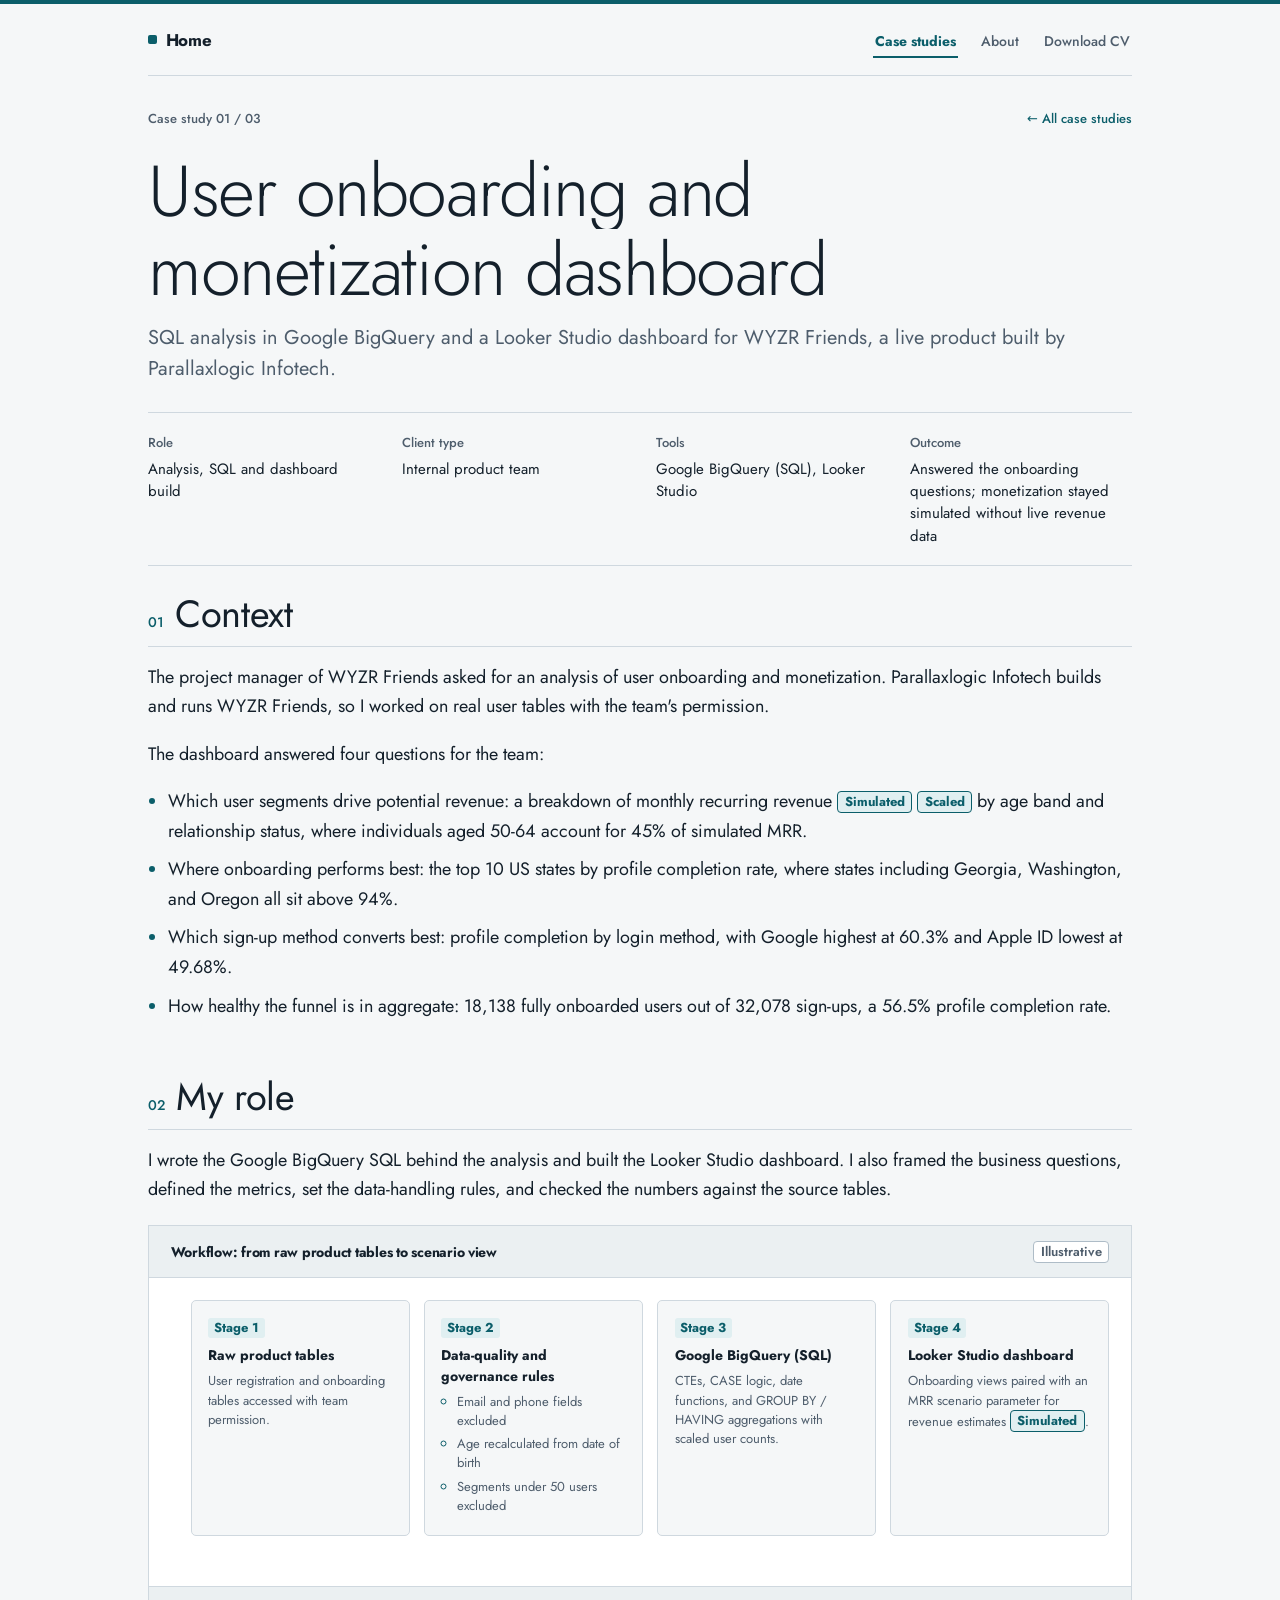
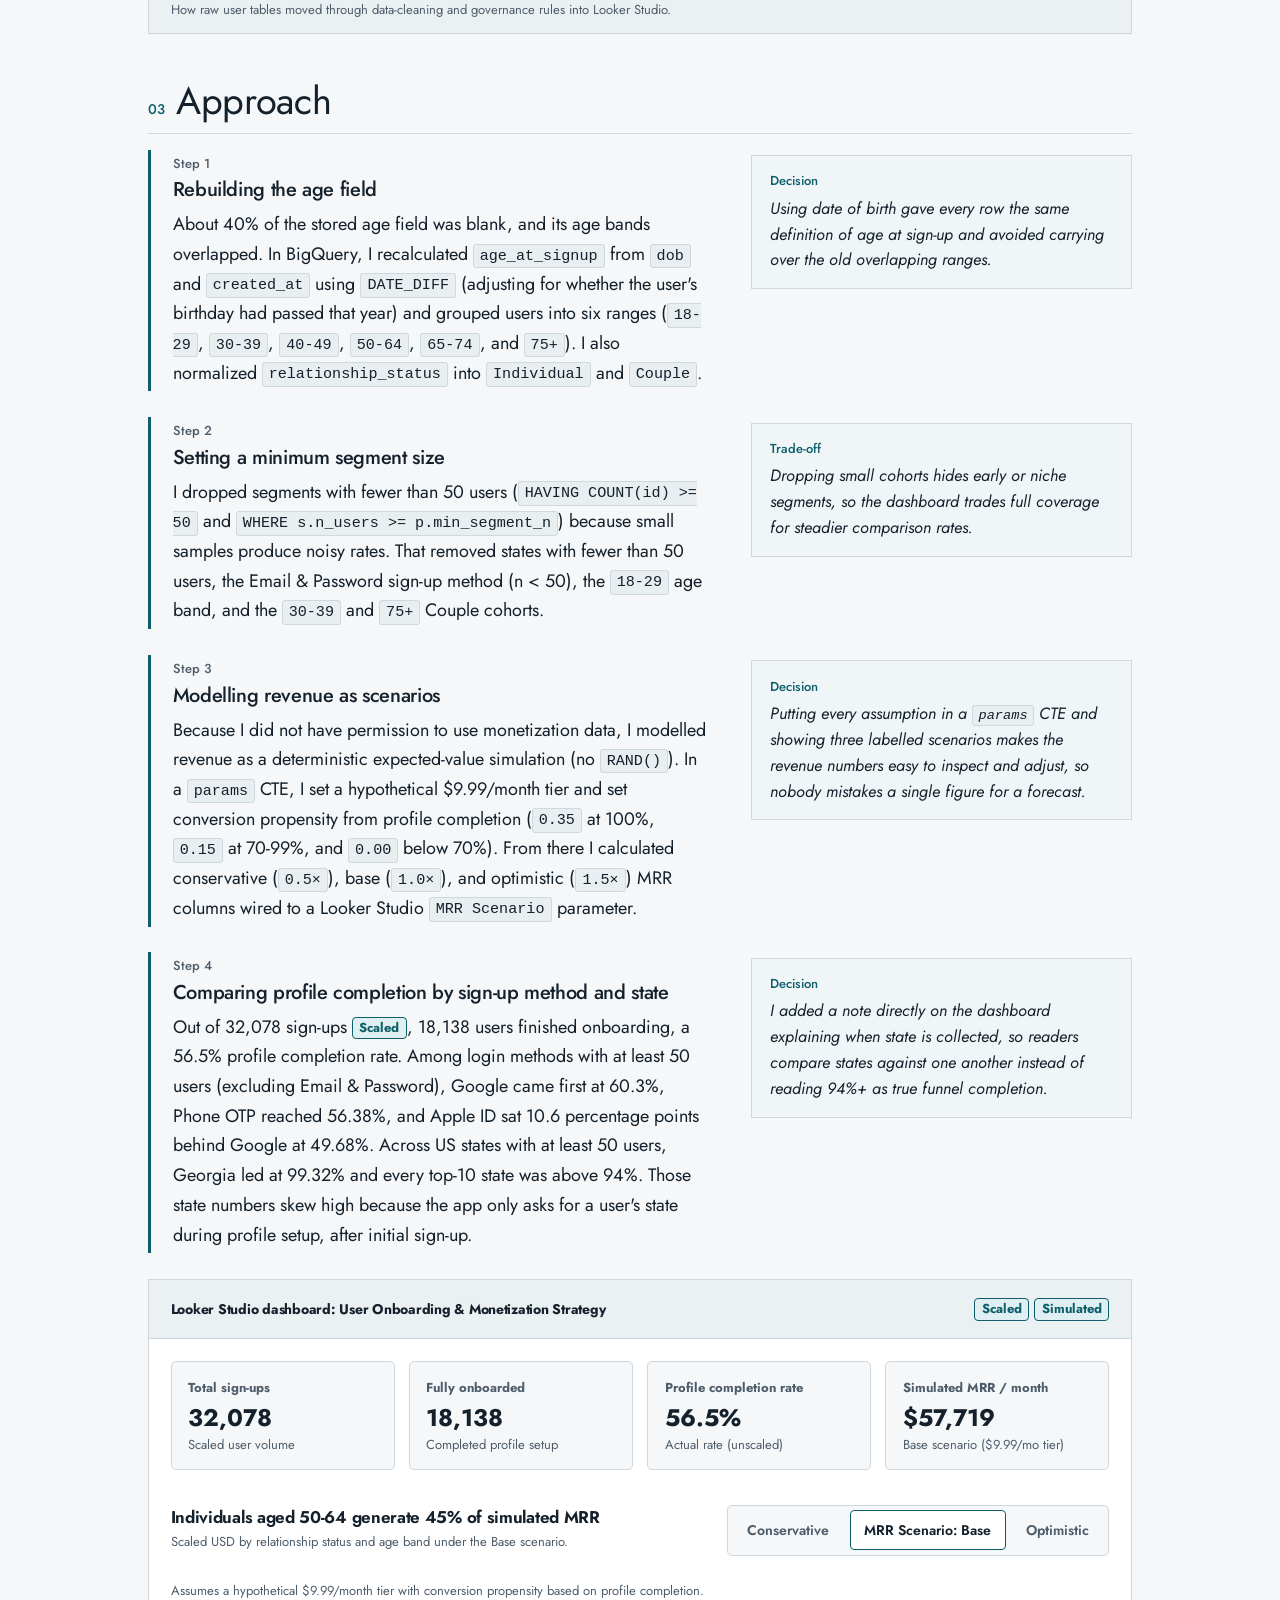
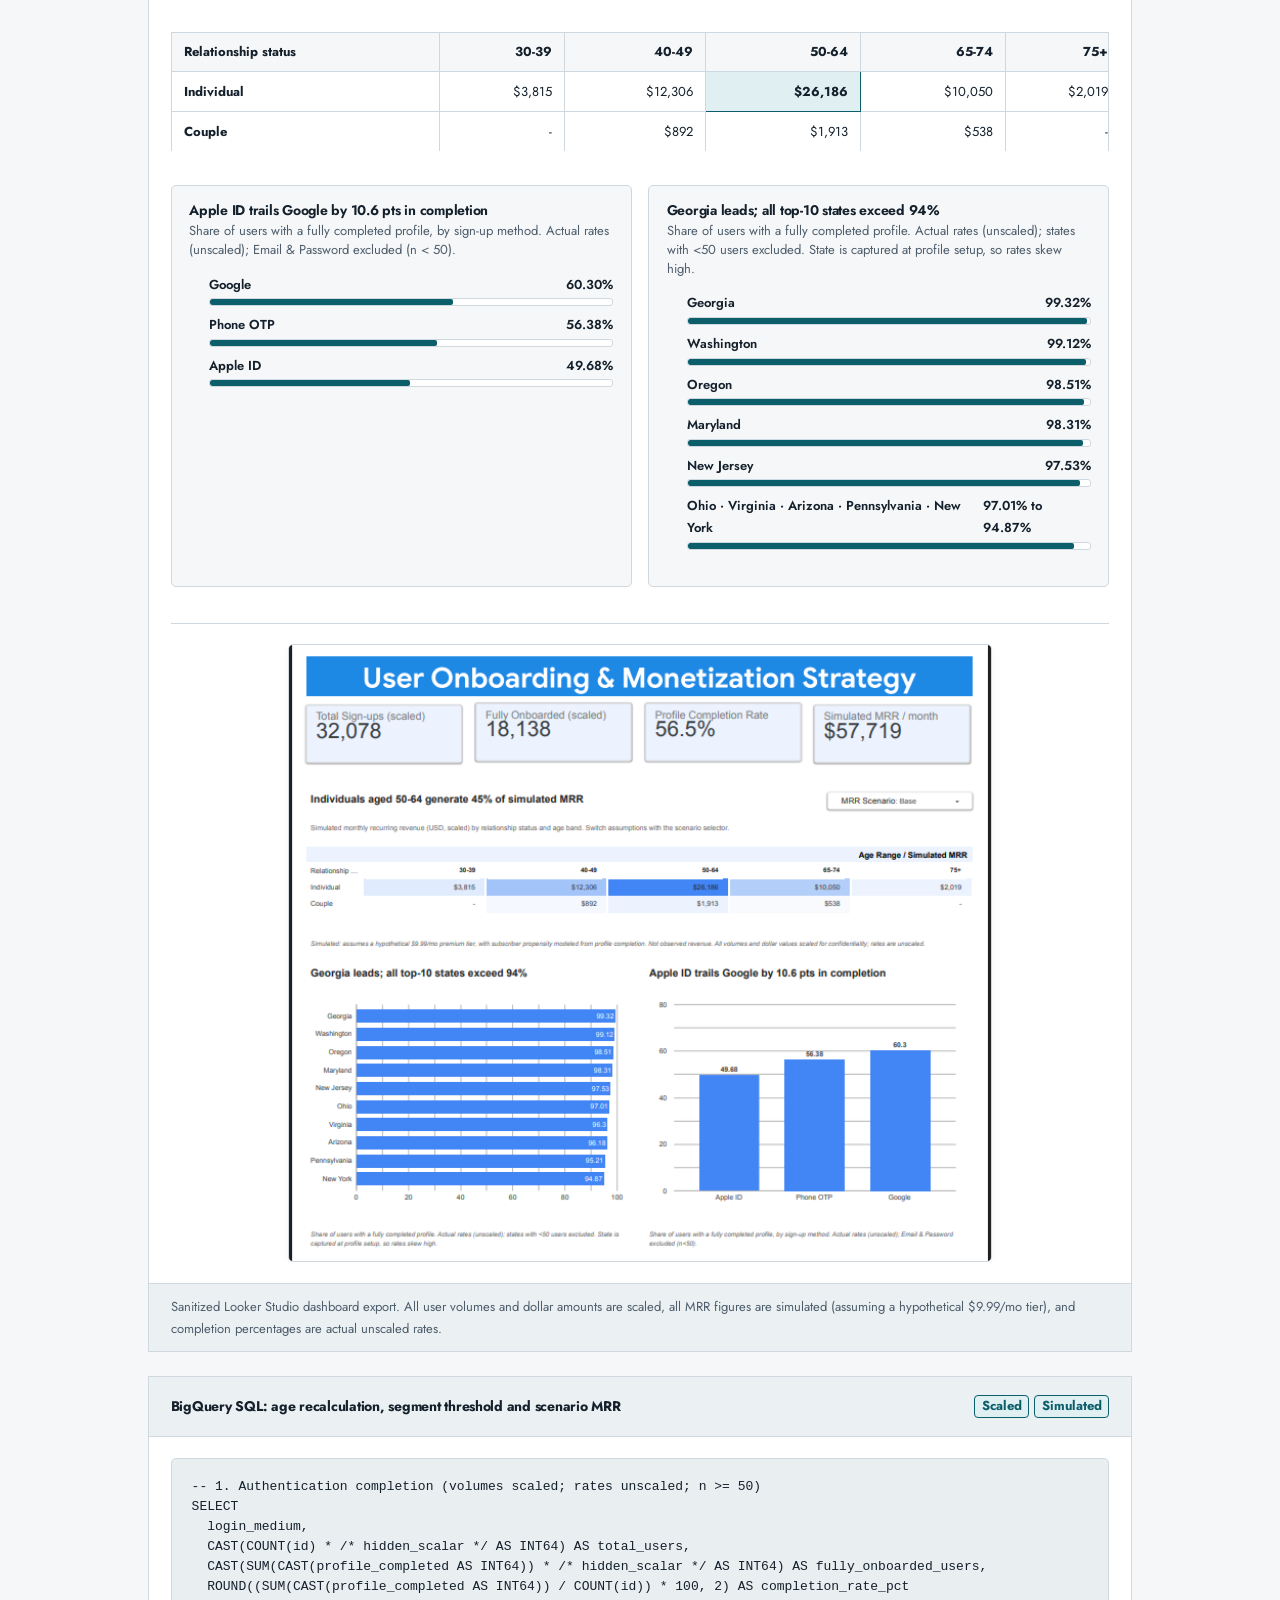
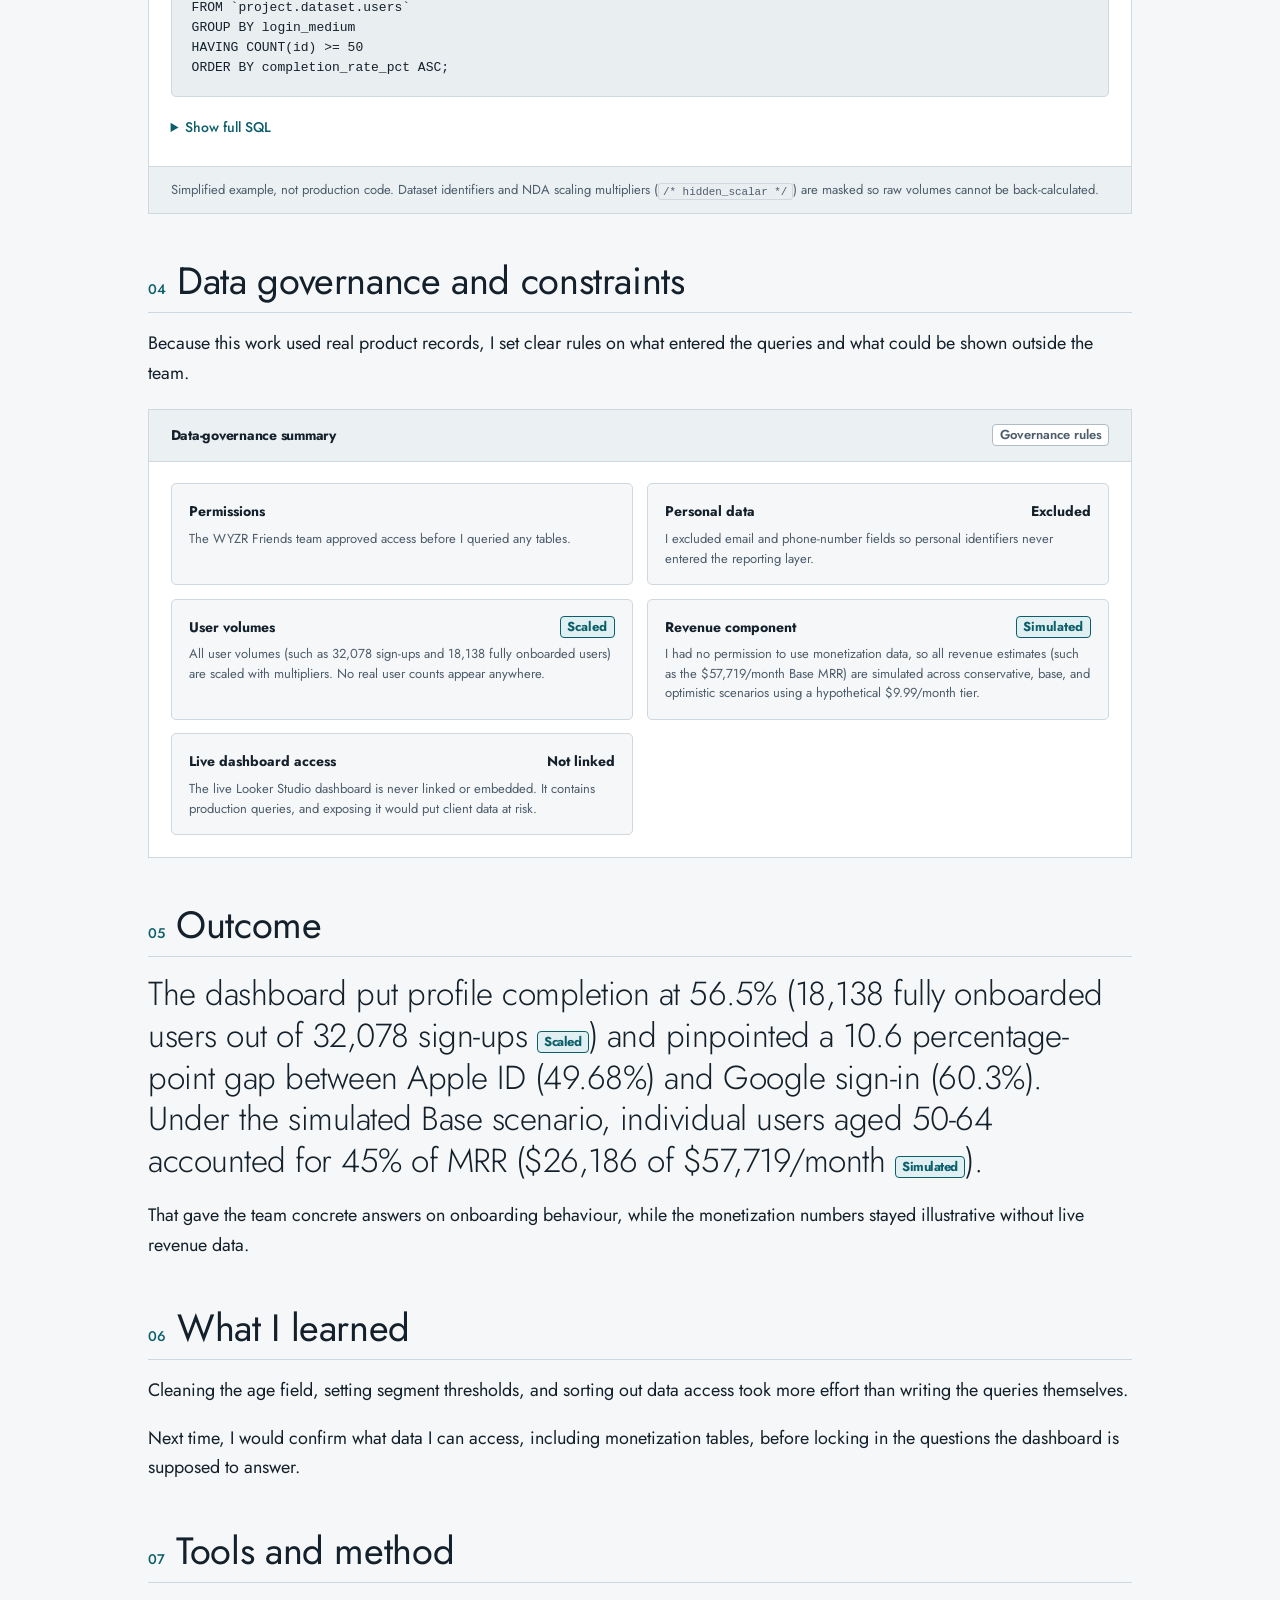
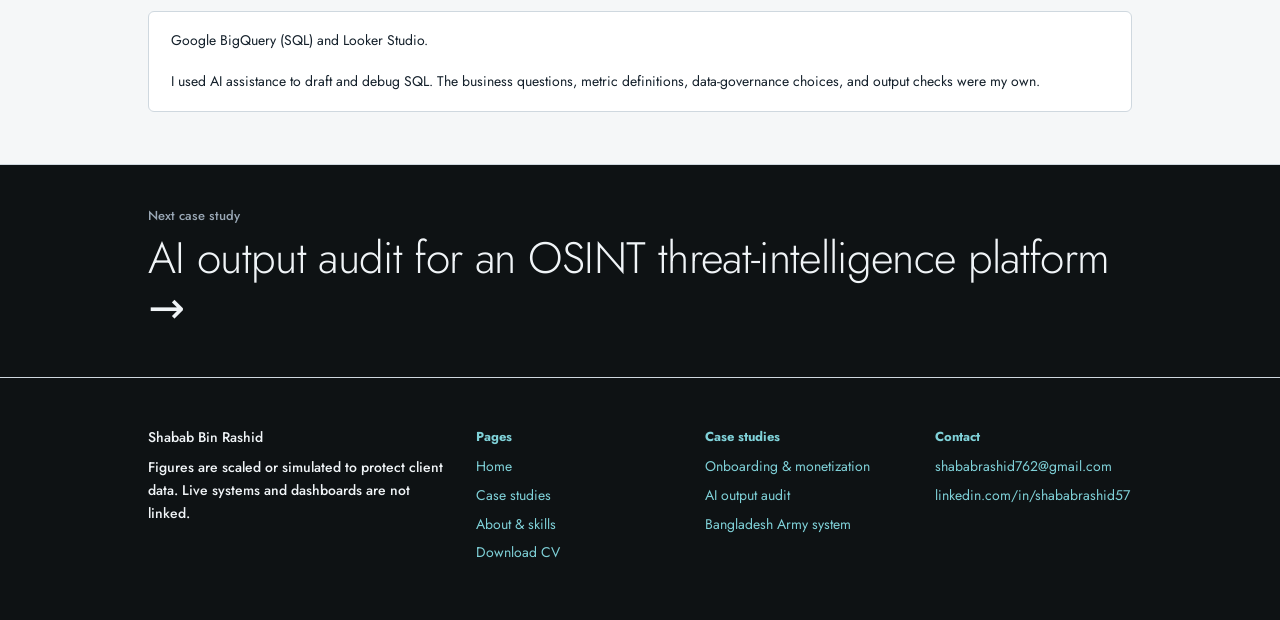
<file: case-study-onboarding-monetization.html>
<!doctype html>
<html lang="en">
<head>
  <meta charset="utf-8">
  <meta name="viewport" content="width=device-width, initial-scale=1">
  <title>User onboarding and monetization dashboard | Shabab Bin Rashid</title>
  <meta name="description" content="Case study: SQL analysis in Google BigQuery and a Looker Studio dashboard for WYZR Friends, with scaled user volumes and simulated revenue scenarios.">
  <meta property="og:title" content="User onboarding and monetization dashboard | Shabab Bin Rashid">
  <meta property="og:description" content="Case study: SQL analysis in Google BigQuery and a Looker Studio dashboard for WYZR Friends, with scaled user volumes and simulated revenue scenarios.">
  <meta property="og:type" content="article">
  <link rel="preconnect" href="https://fonts.googleapis.com">
  <link rel="preconnect" href="https://fonts.gstatic.com" crossorigin>
  <link rel="stylesheet" href="https://fonts.googleapis.com/css2?family=Jost:ital,wght@0,300;0,400;0,500;0,600;1,400&display=swap">
  <script>
  (function(d){if(matchMedia('(prefers-reduced-motion: reduce)').matches)return;
  d.documentElement.classList.add('motion');
  setTimeout(function(){if(!window.__motion)d.documentElement.classList.remove('motion')},3000);})(document);
  </script>
  <link rel="stylesheet" href="site.css?v=15">
  <script src="vendor/lenis-1.1.13.min.js?v=9" defer></script>
  <script src="motion.js?v=11" defer></script>
</head>
<body>
  <a class="skip-link" href="#main">Skip to content</a>

  <div class="wrap">
    <header class="site-header">
      <a class="site-title" href="index.html">Home</a>
      <nav class="site-nav" aria-label="Main">
        <ul>
          <li><a href="case-studies.html" aria-current="page">Case studies</a></li>
          <li><a href="about.html">About</a></li>
          <li><a href="Shabab_Bin_Rashid_CV.pdf" download>Download CV</a></li>
        </ul>
      </nav>
    </header>

    <main id="main">
      <header class="cs-head">
        <p class="crumb"><span class="crumb-label">Case study 01 / 03</span> <a href="case-studies.html">← All case studies</a></p>
        <h1 aria-label="User onboarding and monetization dashboard">
          <span class="reveal-line" style="--i:0" aria-hidden="true"><span>User onboarding and</span></span>
          <span class="reveal-line" style="--i:1" aria-hidden="true"><span>monetization dashboard</span></span>
        </h1>
        <p class="dek">SQL analysis in Google BigQuery and a Looker Studio dashboard for WYZR Friends, a live product built by Parallaxlogic Infotech.</p>
      </header>

      <dl class="summary" aria-label="Summary">
        <div><dt>Role</dt><dd>Analysis, SQL and dashboard build</dd></div>
        <div><dt>Client type</dt><dd>Internal product team</dd></div>
        <div><dt>Tools</dt><dd>Google BigQuery (SQL), Looker Studio</dd></div>
        <div><dt>Outcome</dt><dd>Answered the onboarding questions; monetization stayed simulated without live revenue data</dd></div>
      </dl>

      <article class="cs-body">

        <section class="cs-section" aria-labelledby="context">
          <div class="cs-rail">
            <h2 id="context"><span class="rail-num">01</span><span class="rail-title">Context</span></h2>
          </div>
          <div class="cs-content">
            <p>The project manager of WYZR Friends asked for an analysis of user onboarding and monetization. Parallaxlogic Infotech builds and runs WYZR Friends, so I worked on real user tables with the team's permission.</p>
            <p>The dashboard answered four questions for the team:</p>
            <ul>
              <li>Which user segments drive potential revenue: a breakdown of monthly recurring revenue <span class="sim">Simulated</span> <span class="scaled">Scaled</span> by age band and relationship status, where individuals aged 50-64 account for 45% of simulated MRR.</li>
              <li>Where onboarding performs best: the top 10 US states by profile completion rate, where states including Georgia, Washington, and Oregon all sit above 94%.</li>
              <li>Which sign-up method converts best: profile completion by login method, with Google highest at 60.3% and Apple ID lowest at 49.68%.</li>
              <li>How healthy the funnel is in aggregate: 18,138 fully onboarded users out of 32,078 sign-ups, a 56.5% profile completion rate.</li>
            </ul>
          </div>
        </section>

        <section class="cs-section" aria-labelledby="role">
          <div class="cs-rail">
            <h2 id="role"><span class="rail-num">02</span><span class="rail-title">My role</span></h2>
          </div>
          <div class="cs-content">
            <p>I wrote the Google BigQuery SQL behind the analysis and built the Looker Studio dashboard. I also framed the business questions, defined the metrics, set the data-handling rules, and checked the numbers against the source tables.</p>

            <figure class="artefact" aria-labelledby="cs1-flow-title">
              <div class="artefact-head">
                <h3 class="artefact-title" id="cs1-flow-title">Workflow: from raw product tables to scenario view</h3>
                <span class="badge-illus">Illustrative</span>
              </div>
              <div class="artefact-body">
                <ol class="flow-list">
                  <li class="flow-node">
                    <span class="flow-stage">Stage 1</span>
                    <strong>Raw product tables</strong>
                    <p>User registration and onboarding tables accessed with team permission.</p>
                  </li>
                  <li class="flow-node">
                    <span class="flow-stage">Stage 2</span>
                    <strong>Data-quality and governance rules</strong>
                    <ul>
                      <li>Email and phone fields excluded</li>
                      <li>Age recalculated from date of birth</li>
                      <li>Segments under 50 users excluded</li>
                    </ul>
                  </li>
                  <li class="flow-node">
                    <span class="flow-stage">Stage 3</span>
                    <strong>Google BigQuery (SQL)</strong>
                    <p>CTEs, CASE logic, date functions, and GROUP BY / HAVING aggregations with scaled user counts.</p>
                  </li>
                  <li class="flow-node">
                    <span class="flow-stage">Stage 4</span>
                    <strong>Looker Studio dashboard</strong>
                    <p>Onboarding views paired with an MRR scenario parameter for revenue estimates <span class="sim">Simulated</span>.</p>
                  </li>
                </ol>
              </div>
              <figcaption class="artefact-foot">How raw user tables moved through data-cleaning and governance rules into Looker Studio.</figcaption>
            </figure>
          </div>
        </section>

        <section class="cs-section" aria-labelledby="approach">
          <div class="cs-rail">
            <h2 id="approach"><span class="rail-num">03</span><span class="rail-title">Approach</span></h2>
          </div>
          <div class="cs-content">
            <div class="step">
              <span class="step-num">Step 1</span>
              <h3>Rebuilding the age field</h3>
              <p>About 40% of the stored age field was blank, and its age bands overlapped. In BigQuery, I recalculated <code>age_at_signup</code> from <code>dob</code> and <code>created_at</code> using <code>DATE_DIFF</code> (adjusting for whether the user's birthday had passed that year) and grouped users into six ranges (<code>18-29</code>, <code>30-39</code>, <code>40-49</code>, <code>50-64</code>, <code>65-74</code>, and <code>75+</code>). I also normalized <code>relationship_status</code> into <code>Individual</code> and <code>Couple</code>.</p>
              <aside class="note" aria-label="Decision note: age field">
                <span class="note-kind">Decision</span>
                <p>Using date of birth gave every row the same definition of age at sign-up and avoided carrying over the old overlapping ranges.</p>
              </aside>
            </div>

            <div class="step">
              <span class="step-num">Step 2</span>
              <h3>Setting a minimum segment size</h3>
              <p>I dropped segments with fewer than 50 users (<code>HAVING COUNT(id) &gt;= 50</code> and <code>WHERE s.n_users &gt;= p.min_segment_n</code>) because small samples produce noisy rates. That removed states with fewer than 50 users, the Email &amp; Password sign-up method (n &lt; 50), the <code>18-29</code> age band, and the <code>30-39</code> and <code>75+</code> Couple cohorts.</p>
              <aside class="note" aria-label="Trade-off note: segment threshold">
                <span class="note-kind">Trade-off</span>
                <p>Dropping small cohorts hides early or niche segments, so the dashboard trades full coverage for steadier comparison rates.</p>
              </aside>
            </div>

            <div class="step">
              <span class="step-num">Step 3</span>
              <h3>Modelling revenue as scenarios</h3>
              <p>Because I did not have permission to use monetization data, I modelled revenue as a deterministic expected-value simulation (no <code>RAND()</code>). In a <code>params</code> CTE, I set a hypothetical $9.99/month tier and set conversion propensity from profile completion (<code>0.35</code> at 100%, <code>0.15</code> at 70-99%, and <code>0.00</code> below 70%). From there I calculated conservative (<code>0.5×</code>), base (<code>1.0×</code>), and optimistic (<code>1.5×</code>) MRR columns wired to a Looker Studio <code>MRR Scenario</code> parameter.</p>
              <aside class="note" aria-label="Decision note: revenue scenarios">
                <span class="note-kind">Decision</span>
                <p>Putting every assumption in a <code>params</code> CTE and showing three labelled scenarios makes the revenue numbers easy to inspect and adjust, so nobody mistakes a single figure for a forecast.</p>
              </aside>
            </div>

            <div class="step">
              <span class="step-num">Step 4</span>
              <h3>Comparing profile completion by sign-up method and state</h3>
              <p>Out of 32,078 sign-ups <span class="scaled">Scaled</span>, 18,138 users finished onboarding, a 56.5% profile completion rate. Among login methods with at least 50 users (excluding Email &amp; Password), Google came first at 60.3%, Phone OTP reached 56.38%, and Apple ID sat 10.6 percentage points behind Google at 49.68%. Across US states with at least 50 users, Georgia led at 99.32% and every top-10 state was above 94%. Those state numbers skew high because the app only asks for a user's state during profile setup, after initial sign-up.</p>
              <aside class="note" aria-label="Decision note: state capture bias">
                <span class="note-kind">Decision</span>
                <p>I added a note directly on the dashboard explaining when state is collected, so readers compare states against one another instead of reading 94%+ as true funnel completion.</p>
              </aside>
            </div>

            <figure class="artefact" aria-labelledby="cs1-scenario-title">
              <div class="artefact-head">
                <h3 class="artefact-title" id="cs1-scenario-title">Looker Studio dashboard: User Onboarding &amp; Monetization Strategy</h3>
                <div>
                  <span class="scaled">Scaled</span>
                  <span class="sim">Simulated</span>
                </div>
              </div>
              <div class="artefact-body scenario-panel">
                <div class="kpi-grid" aria-label="Headline dashboard metrics">
                  <div class="kpi-card">
                    <div class="kpi-label"><span>Total sign-ups</span></div>
                    <span class="kpi-val">32,078</span>
                    <span class="kpi-sub">Scaled user volume</span>
                  </div>
                  <div class="kpi-card">
                    <div class="kpi-label"><span>Fully onboarded</span></div>
                    <span class="kpi-val">18,138</span>
                    <span class="kpi-sub">Completed profile setup</span>
                  </div>
                  <div class="kpi-card">
                    <div class="kpi-label"><span>Profile completion rate</span></div>
                    <span class="kpi-val">56.5%</span>
                    <span class="kpi-sub">Actual rate (unscaled)</span>
                  </div>
                  <div class="kpi-card">
                    <div class="kpi-label"><span>Simulated MRR / month</span></div>
                    <span class="kpi-val">$57,719</span>
                    <span class="kpi-sub">Base scenario ($9.99/mo tier)</span>
                  </div>
                </div>

                <div style="display: flex; flex-wrap: wrap; align-items: center; justify-content: space-between; gap: 0.75rem;">
                  <div>
                    <h4 style="margin: 0 0 0.2rem;">Individuals aged 50-64 generate 45% of simulated MRR</h4>
                    <p style="margin: 0; font-size: var(--step--2); color: var(--muted);">Scaled USD by relationship status and age band under the Base scenario.</p>
                  </div>
                  <div class="scenario-bar" role="group" aria-label="Looker Studio MRR Scenario parameter">
                    <div class="scenario-option">Conservative</div>
                    <div class="scenario-option is-active">MRR Scenario: Base</div>
                    <div class="scenario-option">Optimistic</div>
                  </div>
                </div>

                <p class="mrr-table-caption">Assumes a hypothetical $9.99/month tier with conversion propensity based on profile completion.</p>
                <div class="mrr-scroll-outer">
                  <div class="mrr-table-wrap">
                    <table class="mrr-table">
                      <thead>
                        <tr>
                          <th scope="col">Relationship status</th>
                          <th scope="col">30-39</th>
                          <th scope="col">40-49</th>
                          <th scope="col">50-64</th>
                          <th scope="col">65-74</th>
                          <th scope="col">75+</th>
                        </tr>
                      </thead>
                      <tbody>
                        <tr>
                          <th scope="row">Individual</th>
                          <td>$3,815</td>
                          <td>$12,306</td>
                          <td class="is-peak">$26,186</td>
                          <td>$10,050</td>
                          <td>$2,019</td>
                        </tr>
                        <tr>
                          <th scope="row">Couple</th>
                          <td>-</td>
                          <td>$892</td>
                          <td>$1,913</td>
                          <td>$538</td>
                          <td>-</td>
                        </tr>
                      </tbody>
                    </table>
                  </div>
                </div>

                <div class="completion-grid">
                  <div class="completion-box">
                    <h4>Apple ID trails Google by 10.6 pts in completion</h4>
                    <p>Share of users with a fully completed profile, by sign-up method. Actual rates (unscaled); Email &amp; Password excluded (n &lt; 50).</p>
                    <ul class="bar-list">
                      <li class="bar-item">
                        <div class="bar-meta"><span>Google</span><span>60.30%</span></div>
                        <div class="bar-track"><div class="bar-fill" style="width: 60.3%;"></div></div>
                      </li>
                      <li class="bar-item">
                        <div class="bar-meta"><span>Phone OTP</span><span>56.38%</span></div>
                        <div class="bar-track"><div class="bar-fill" style="width: 56.38%;"></div></div>
                      </li>
                      <li class="bar-item">
                        <div class="bar-meta"><span>Apple ID</span><span>49.68%</span></div>
                        <div class="bar-track"><div class="bar-fill" style="width: 49.68%;"></div></div>
                      </li>
                    </ul>
                  </div>

                  <div class="completion-box">
                    <h4>Georgia leads; all top-10 states exceed 94%</h4>
                    <p>Share of users with a fully completed profile. Actual rates (unscaled); states with &lt;50 users excluded. State is captured at profile setup, so rates skew high.</p>
                    <ul class="bar-list">
                      <li class="bar-item">
                        <div class="bar-meta"><span>Georgia</span><span>99.32%</span></div>
                        <div class="bar-track"><div class="bar-fill" style="width: 99.32%;"></div></div>
                      </li>
                      <li class="bar-item">
                        <div class="bar-meta"><span>Washington</span><span>99.12%</span></div>
                        <div class="bar-track"><div class="bar-fill" style="width: 99.12%;"></div></div>
                      </li>
                      <li class="bar-item">
                        <div class="bar-meta"><span>Oregon</span><span>98.51%</span></div>
                        <div class="bar-track"><div class="bar-fill" style="width: 98.51%;"></div></div>
                      </li>
                      <li class="bar-item">
                        <div class="bar-meta"><span>Maryland</span><span>98.31%</span></div>
                        <div class="bar-track"><div class="bar-fill" style="width: 98.31%;"></div></div>
                      </li>
                      <li class="bar-item">
                        <div class="bar-meta"><span>New Jersey</span><span>97.53%</span></div>
                        <div class="bar-track"><div class="bar-fill" style="width: 97.53%;"></div></div>
                      </li>
                      <li class="bar-item">
                        <div class="bar-meta"><span>Ohio · Virginia · Arizona · Pennsylvania · New York</span><span>97.01% to 94.87%</span></div>
                        <div class="bar-track"><div class="bar-fill" style="width: 96%;"></div></div>
                      </li>
                    </ul>
                  </div>
                </div>

                <div class="dash-shot-wrap">
                  <img class="dash-shot" src="dashboard-onboarding-monetization.png" width="686" height="602" alt="Sanitized Looker Studio dashboard showing 32,078 scaled sign-ups, 18,138 scaled fully onboarded users, 56.5% profile completion rate, $57,719 simulated monthly recurring revenue under the Base scenario, age and relationship breakdown, top-10 US states, and completion rate by sign-up method.">
                </div>
              </div>
              <figcaption class="artefact-foot">Sanitized Looker Studio dashboard export. All user volumes and dollar amounts are scaled, all MRR figures are simulated (assuming a hypothetical $9.99/mo tier), and completion percentages are actual unscaled rates.</figcaption>
            </figure>

            <figure class="artefact" aria-labelledby="cs1-sql-title">
              <div class="artefact-head">
                <h3 class="artefact-title" id="cs1-sql-title">BigQuery SQL: age recalculation, segment threshold and scenario MRR</h3>
                <div>
                  <span class="scaled">Scaled</span>
                  <span class="sim">Simulated</span>
                </div>
              </div>
              <div class="artefact-body">
<pre class="sql-block"><code>-- 1. Authentication completion (volumes scaled; rates unscaled; n &gt;= 50)
SELECT
  login_medium,
  CAST(COUNT(id) * /* hidden_scalar */ AS INT64) AS total_users,
  CAST(SUM(CAST(profile_completed AS INT64)) * /* hidden_scalar */ AS INT64) AS fully_onboarded_users,
  ROUND((SUM(CAST(profile_completed AS INT64)) / COUNT(id)) * 100, 2) AS completion_rate_pct
FROM `project.dataset.users`
GROUP BY login_medium
HAVING COUNT(id) &gt;= 50
ORDER BY completion_rate_pct ASC;</code></pre>
                <details class="sql-details">
                  <summary>Show full SQL</summary>
<pre class="sql-block"><code>-- 2. Expected-value propensity &amp; scenario MRR model (deterministic, no RAND())
WITH
  params AS (
    SELECT
      9.99 AS price_usd,
      /* hidden_scalar */ AS nda_scalar,
      0.35 AS p_full,
      0.15 AS p_high,
      0.00 AS p_low,
      50 AS min_segment_n
  ),
  base AS (
    SELECT
      u.id,
      u.profile_percentage,
      CASE
        WHEN LOWER(TRIM(u.relationship_status)) IN ('single', 'individual') THEN 'Individual'
        ELSE TRIM(u.relationship_status)
      END AS relationship_status,
      DATE_DIFF(COALESCE(DATE(u.created_at), CURRENT_DATE()), u.dob, YEAR)
        - IF(
          FORMAT_DATE('%m%d', COALESCE(DATE(u.created_at), CURRENT_DATE())) &lt; FORMAT_DATE('%m%d', u.dob),
          1, 0
        ) AS age_at_signup
    FROM `project.dataset.users` AS u
  ),
  banded AS (
    SELECT
      b.id,
      b.profile_percentage,
      b.relationship_status,
      CASE
        WHEN b.age_at_signup BETWEEN 18 AND 29 THEN '18-29'
        WHEN b.age_at_signup BETWEEN 30 AND 39 THEN '30-39'
        WHEN b.age_at_signup BETWEEN 40 AND 49 THEN '40-49'
        WHEN b.age_at_signup BETWEEN 50 AND 64 THEN '50-64'
        WHEN b.age_at_signup BETWEEN 65 AND 74 THEN '65-74'
        WHEN b.age_at_signup BETWEEN 75 AND 100 THEN '75+'
      END AS age_range,
      CASE
        WHEN b.profile_percentage = 100 THEN p.p_full
        WHEN b.profile_percentage &gt;= 70 THEN p.p_high
        ELSE p.p_low
      END AS p_convert
    FROM base AS b
    CROSS JOIN params AS p
  ),
  segments AS (
    SELECT
      age_range,
      relationship_status,
      COUNT(id) AS n_users,
      SUM(p_convert) AS sum_p_convert
    FROM banded
    WHERE age_range IS NOT NULL AND relationship_status IS NOT NULL
    GROUP BY age_range, relationship_status
  )
SELECT
  s.age_range,
  s.relationship_status,
  CAST(ROUND(s.n_users * p.nda_scalar) AS INT64) AS total_users_in_segment,
  CAST(ROUND(s.sum_p_convert * p.nda_scalar * p.price_usd * 0.5) AS INT64) AS mrr_conservative_usd,
  CAST(ROUND(s.sum_p_convert * p.nda_scalar * p.price_usd) AS INT64) AS projected_mrr_usd,
  CAST(ROUND(s.sum_p_convert * p.nda_scalar * p.price_usd * 1.5) AS INT64) AS mrr_optimistic_usd
FROM segments AS s
CROSS JOIN params AS p
WHERE s.n_users &gt;= p.min_segment_n
ORDER BY projected_mrr_usd DESC;</code></pre>
                </details>
              </div>
              <figcaption class="artefact-foot">Simplified example, not production code. Dataset identifiers and NDA scaling multipliers (<code>/* hidden_scalar */</code>) are masked so raw volumes cannot be back-calculated.</figcaption>
            </figure>
          </div>
        </section>

        <section class="cs-section" aria-labelledby="governance">
          <div class="cs-rail">
            <h2 id="governance"><span class="rail-num">04</span><span class="rail-title">Data governance and constraints</span></h2>
          </div>
          <div class="cs-content">
            <p>Because this work used real product records, I set clear rules on what entered the queries and what could be shown outside the team.</p>

            <section class="artefact" aria-labelledby="cs1-gov-title">
              <div class="artefact-head">
                <h3 class="artefact-title" id="cs1-gov-title">Data-governance summary</h3>
                <span class="badge-illus">Governance rules</span>
              </div>
              <div class="artefact-body">
                <dl class="gov-grid">
                  <div class="gov-item">
                    <dt>Permissions</dt>
                    <dd>The WYZR Friends team approved access before I queried any tables.</dd>
                  </div>
                  <div class="gov-item">
                    <dt>Personal data <span>Excluded</span></dt>
                    <dd>I excluded email and phone-number fields so personal identifiers never entered the reporting layer.</dd>
                  </div>
                  <div class="gov-item">
                    <dt>User volumes <span class="scaled">Scaled</span></dt>
                    <dd>All user volumes (such as 32,078 sign-ups and 18,138 fully onboarded users) are scaled with multipliers. No real user counts appear anywhere.</dd>
                  </div>
                  <div class="gov-item">
                    <dt>Revenue component <span class="sim">Simulated</span></dt>
                    <dd>I had no permission to use monetization data, so all revenue estimates (such as the $57,719/month Base MRR) are simulated across conservative, base, and optimistic scenarios using a hypothetical $9.99/month tier.</dd>
                  </div>
                  <div class="gov-item">
                    <dt>Live dashboard access <span>Not linked</span></dt>
                    <dd>The live Looker Studio dashboard is never linked or embedded. It contains production queries, and exposing it would put client data at risk.</dd>
                  </div>
                </dl>
              </div>
            </section>
          </div>
        </section>

        <section class="cs-section" aria-labelledby="outcome">
          <div class="cs-rail">
            <h2 id="outcome"><span class="rail-num">05</span><span class="rail-title">Outcome</span></h2>
          </div>
          <div class="cs-content">
            <p class="outcome-lead">The dashboard put profile completion at 56.5% (18,138 fully onboarded users out of 32,078 sign-ups <span class="scaled">Scaled</span>) and pinpointed a 10.6 percentage-point gap between Apple ID (49.68%) and Google sign-in (60.3%). Under the simulated Base scenario, individual users aged 50-64 accounted for 45% of MRR ($26,186 of $57,719/month <span class="sim">Simulated</span>).</p>
            <p>That gave the team concrete answers on onboarding behaviour, while the monetization numbers stayed illustrative without live revenue data.</p>
          </div>
        </section>

        <section class="cs-section" aria-labelledby="learned">
          <div class="cs-rail">
            <h2 id="learned"><span class="rail-num">06</span><span class="rail-title">What I learned</span></h2>
          </div>
          <div class="cs-content">
            <p>Cleaning the age field, setting segment thresholds, and sorting out data access took more effort than writing the queries themselves.</p>
            <p>Next time, I would confirm what data I can access, including monetization tables, before locking in the questions the dashboard is supposed to answer.</p>
          </div>
        </section>

        <section class="cs-section" aria-labelledby="method">
          <div class="cs-rail">
            <h2 id="method"><span class="rail-num">07</span><span class="rail-title">Tools and method</span></h2>
          </div>
          <div class="cs-content">
            <div class="method">
              <p>Google BigQuery (SQL) and Looker Studio.</p>
              <p>I used AI assistance to draft and debug SQL. The business questions, metric definitions, data-governance choices, and output checks were my own.</p>
            </div>
          </div>
        </section>

      </article>
    </main>
  </div>

  <nav class="cs-nav" aria-label="Next case study">
    <div class="wrap">
      <p class="cs-nav-label">Next case study</p>
      <p class="cs-nav-title"><a href="case-study-ai-output-audit.html">AI output audit for an OSINT threat-intelligence platform <span class="cs-nav-arrow">→</span></a></p>
    </div>
  </nav>

  <footer class="site-footer" id="footer">
    <div class="wrap">
      <div class="footer-grid">
        <div class="footer-col footer-col--wide">
          <p class="footer-brand">Shabab Bin Rashid</p>
          <p class="data-note">Figures are scaled or simulated to protect client data. Live systems and dashboards are not linked.</p>
        </div>
        <div class="footer-col">
          <p class="footer-head">Pages</p>
          <ul>
            <li><a href="index.html">Home</a></li>
            <li><a href="case-studies.html">Case studies</a></li>
            <li><a href="about.html">About &amp; skills</a></li>
            <li><a href="Shabab_Bin_Rashid_CV.pdf" download>Download CV</a></li>
          </ul>
        </div>
        <div class="footer-col">
          <p class="footer-head">Case studies</p>
          <ul>
            <li><a href="case-study-onboarding-monetization.html">Onboarding &amp; monetization</a></li>
            <li><a href="case-study-ai-output-audit.html">AI output audit</a></li>
            <li><a href="case-study-army-personnel-system.html">Bangladesh Army system</a></li>
          </ul>
        </div>
        <div class="footer-col">
          <p class="footer-head">Contact</p>
          <ul>
            <li><a href="mailto:shababrashid762@gmail.com">shababrashid762@gmail.com</a></li>
            <li><a href="https://www.linkedin.com/in/shababrashid57">linkedin.com/in/shababrashid57</a></li>
          </ul>
        </div>
      </div>
    </div>
  </footer>
</body>
</html>
</file>
<file: site.css>
/* ==========================================================
   Portfolio site stylesheet
   One accent colour (petrol teal), one typeface (Jost) across
   headings and body text, with monospace for code.
   Dark mode follows prefers-color-scheme.
   ========================================================== */

:root {
  color-scheme: light dark;

  --paper: #F5F7F8;
  --surface: #FFFFFF;
  --surface-subtle: #EBF0F2;
  --surface-tint: #F0F6F7;
  --ink: #14202B;
  --muted: #4E5D6C;
  --rule: #CFD8DF;
  --rule-strong: #AEBCC7;
  --accent: #0B5E6A;
  --accent-mid: #147A88;
  --accent-soft: #E0EFF1;
  --code-bg: #E9EEF1;
  --ph-bg: #FFF0A3;
  --ph-ink: #3B3100;
  --ink-deep: #0E1214;
  --shadow-sm: 0 1px 2px rgba(20, 32, 43, 0.04), 0 4px 12px rgba(20, 32, 43, 0.03);
  --shadow-md: 0 2px 4px rgba(20, 32, 43, 0.05), 0 8px 24px rgba(11, 94, 106, 0.06);

  --sans: "Jost", "Segoe UI", system-ui, sans-serif;
  --display: "Jost", "Segoe UI", system-ui, sans-serif;
  --serif: var(--sans);
  --mono: ui-monospace, "SFMono-Regular", Menlo, Consolas, monospace;

  --step--2: 0.8125rem;
  --step--1: 0.875rem;
  --step-0: 1.0625rem;
  --step-1: 1.25rem;
  --step-2: 1.5rem;
  --step-3: 1.875rem;
  --step-4: clamp(2.15rem, 4.5vw, 2.95rem);

  --measure: 65ch;

  --ease-inout: cubic-bezier(.76, 0, .24, 1); /* reveals, overlays */
  --ease-out: cubic-bezier(.2, .8, .2, 1);    /* image scale, followers */
  --stagger: .06s;
}

@media (prefers-color-scheme: dark) {
  :root {
    --paper: #0F151A;
    --surface: #161F26;
    --surface-subtle: #1C2730;
    --surface-tint: #15252B;
    --ink: #E6EDF2;
    --muted: #9AA8B6;
    --rule: #28343E;
    --rule-strong: #3B4C59;
    --accent: #6EC6CF;
    --accent-mid: #4BA8B2;
    --accent-soft: #172B31;
    --code-bg: #1B252E;
    --ph-bg: #4A4000;
    --ph-ink: #FFE97A;
    --ink-deep: #05080A;
    --shadow-sm: 0 1px 3px rgba(0, 0, 0, 0.25);
    --shadow-md: 0 4px 16px rgba(0, 0, 0, 0.35);
  }
}

/* ---------- Base ---------- */

*, *::before, *::after { box-sizing: border-box; }

html {
  -webkit-text-size-adjust: 100%;
  scroll-behavior: smooth;
}

@media (prefers-reduced-motion: reduce) {
  html { scroll-behavior: auto; }
  *, *::before, *::after {
    animation-duration: 0.01ms !important;
    animation-iteration-count: 1 !important;
    transition-duration: 0.01ms !important;
  }
}

body {
  margin: 0;
  background: var(--paper);
  color: var(--ink);
  font-family: var(--sans);
  font-size: var(--step-0);
  line-height: 1.65;
  text-rendering: optimizeLegibility;
  -webkit-font-smoothing: antialiased;
  border-top: 4px solid var(--accent);
}

h1, h2, h3, h4 {
  font-family: var(--sans);
  line-height: 1.16;
  letter-spacing: -0.018em;
  margin: 0;
  color: var(--ink);
}

h2 {
  font-family: var(--display);
  font-size: clamp(1.75rem, 3vw, 2.375rem);
  font-weight: 400;
  letter-spacing: -0.01em;
  margin-top: 2.25rem;
  margin-bottom: 1rem;
  padding-bottom: 0.65rem;
  border-bottom: 1px solid var(--rule);
}

h3 {
  font-size: var(--step-1);
  font-weight: 650;
}

h4 {
  font-size: var(--step-0);
  font-weight: 650;
}

p { margin: 0 0 1.1rem; max-width: var(--measure); }

a {
  color: var(--accent);
  text-decoration-thickness: 1px;
  text-underline-offset: 0.22em;
  transition: color 0.15s ease, text-decoration-color 0.15s ease;
}
a:hover { text-decoration-thickness: 2px; }

:focus-visible {
  outline: 3px solid var(--accent);
  outline-offset: 3px;
  border-radius: 2px;
}

img, svg { max-width: 100%; height: auto; }

code {
  font-family: var(--mono);
  font-size: 0.84em;
  background: var(--code-bg);
  padding: 0.15em 0.4em;
  border-radius: 3px;
  border: 1px solid var(--rule);
}

.sql-block {
  margin: 0;
  padding: 1.1rem 1.25rem;
  background: var(--code-bg);
  border: 1px solid var(--rule);
  border-radius: 5px;
  overflow-x: auto;
  font-family: var(--mono);
  font-size: var(--step--2);
  line-height: 1.55;
  color: var(--ink);
}

.sql-block code {
  background: transparent;
  padding: 0;
  border: 0;
  font-size: inherit;
}

.wrap {
  max-width: 68rem;
  margin-inline: auto;
  padding-inline: clamp(1.125rem, 5vw, 3.25rem);
}

.skip-link {
  position: absolute;
  left: 1rem;
  top: -4rem;
  background: var(--ink);
  color: var(--paper);
  padding: 0.5rem 1rem;
  font-family: var(--sans);
  font-weight: 600;
  z-index: 30;
  text-decoration: none;
}
.skip-link:focus { top: 1rem; }

/* ---------- Header and navigation ---------- */

.site-header {
  display: flex;
  flex-wrap: wrap;
  justify-content: space-between;
  align-items: center;
  gap: 0.75rem 2rem;
  padding-block: 1.35rem;
  border-bottom: 1px solid var(--rule);
  font-family: var(--sans);
}

.site-title {
  font-weight: 700;
  color: var(--ink);
  text-decoration: none;
  font-size: var(--step-0);
  letter-spacing: -0.015em;
  display: inline-flex;
  align-items: center;
  gap: 0.55rem;
}
.site-title::before {
  content: "";
  width: 0.55rem;
  height: 0.55rem;
  background: var(--accent);
  border-radius: 2px;
}
.site-title:hover { color: var(--accent); }

.site-nav ul {
  display: flex;
  flex-wrap: wrap;
  gap: 0.35rem 1.25rem;
  list-style: none;
  margin: 0;
  padding: 0;
}

.site-nav a {
  color: var(--muted);
  text-decoration: none;
  font-size: var(--step--1);
  font-weight: 500;
  padding: 0.35rem 0.15rem;
}
.site-nav a:hover { color: var(--ink); }
.site-nav a[aria-current="page"] {
  color: var(--accent);
  font-weight: 700;
  border-bottom: 2px solid var(--accent);
}

/* ---------- Placeholders (remove before publishing) ---------- */

mark.ph {
  background: var(--ph-bg);
  color: var(--ph-ink);
  font-family: var(--sans);
  font-size: 0.82em;
  font-weight: 600;
  padding: 0.1em 0.42em;
  border-radius: 3px;
  letter-spacing: 0;
  overflow-wrap: break-word;
}

.ph-block {
  margin: 1.5rem 0 2rem;
  padding: 2.25rem 1.5rem;
  border: 2px dashed var(--rule-strong);
  border-radius: 6px;
  background: repeating-linear-gradient(-45deg, var(--surface) 0 12px, var(--accent-soft) 12px 24px);
  font-family: var(--sans);
  font-size: var(--step--1);
  color: var(--muted);
  text-align: center;
}

/* ---------- Data & Verdict labels ---------- */

.sim,
.scaled,
.badge-illus,
.verdict-pill {
  display: inline-block;
  font-family: var(--sans);
  font-size: var(--step--2);
  font-weight: 700;
  color: var(--accent);
  background: var(--accent-soft);
  border: 1px solid var(--accent);
  border-radius: 4px;
  padding: 0.08em 0.5em;
  line-height: 1.4;
  vertical-align: 0.08em;
  white-space: nowrap;
}

.badge-illus {
  color: var(--muted);
  background: var(--surface);
  border-color: var(--rule-strong);
  font-weight: 600;
}

.verdict-pill {
  font-weight: 650;
  background: var(--surface-tint);
}

/* ---------- Home ---------- */

.hero {
  padding-block: clamp(3rem, 8vh, 5.25rem) 3rem;
  border-bottom: 1px solid var(--rule);
}

.hero-top {
  display: grid;
  grid-template-columns: minmax(0, 1fr) auto;
  gap: 1.75rem 3rem;
  align-items: center;
}

.hero-portrait {
  margin: 0;
  width: clamp(200px, 22vw, 260px);
  aspect-ratio: 1 / 1;
  border-radius: 8px;
  border: 1px solid var(--rule-strong);
  background: var(--surface);
  padding: 4px;
  overflow: hidden;
  flex-shrink: 0;
}

.hero-portrait img {
  display: block;
  width: 100%;
  height: 100%;
  object-fit: cover;
  object-position: center top;
  border-radius: 5px;
}

@media (max-width: 46rem) {
  .hero-top {
    grid-template-columns: minmax(0, 1fr);
    gap: 1.25rem;
  }

  .hero-portrait {
    order: -1;
    width: 148px;
  }
}

.pillars {
  display: grid;
  grid-template-columns: repeat(2, minmax(0, 1fr));
  gap: 1rem;
  margin-top: 2.25rem;
  list-style: none;
  padding: 0;
  font-family: var(--sans);
}

.pillar-card {
  padding: 1.1rem 1.2rem;
  background: var(--surface);
  border: 1px solid var(--rule);
  border-radius: 6px;
}

.pillar-num {
  display: inline-block;
  font-size: var(--step--2);
  font-weight: 700;
  color: var(--accent);
  background: var(--accent-soft);
  padding: 0.05em 0.45em;
  border-radius: 3px;
  margin-bottom: 0.4rem;
}

.pillar-card h2,
.pillar-card h3 {
  font-size: var(--step-0);
  font-weight: 700;
  margin: 0 0 0.35rem;
  padding: 0;
  border: 0;
}

.pillar-card h2::before {
  display: none;
}

.pillar-card p {
  margin: 0;
  font-size: var(--step--1);
  color: var(--muted);
  line-height: 1.5;
}
@media (max-width: 46rem) {
  .pillars {
    grid-template-columns: minmax(0, 1fr);
  }
}

.hero-name {
  font-size: var(--step-1);
  font-weight: 650;
  color: var(--accent);
  letter-spacing: -0.01em;
  margin-bottom: 0.9rem;
}

.hero-line {
  font-family: var(--display);
  font-size: clamp(2.5rem, 6vw, 4.5rem);
  line-height: 1.04;
  font-weight: 300;
  letter-spacing: -0.02em;
  max-width: 20ch;
  margin: 0;
  color: var(--ink);
}

.hero-intro {
  max-width: none;
  margin: 1.65rem 0 0;
  font-size: var(--step-1);
  line-height: 1.62;
  color: var(--ink);
}

.hero-highlights {
  display: grid;
  grid-template-columns: repeat(2, minmax(0, 1fr));
  gap: 0.5rem 2rem;
  margin: 1.5rem 0 0;
  padding: 0;
  list-style: none;
  font-family: var(--sans);
  font-size: var(--step--1);
  color: var(--muted);
}

.hero-highlights li {
  position: relative;
  padding-left: 1.15rem;
}

.hero-highlights li::before {
  content: "";
  position: absolute;
  left: 0;
  top: 0.56em;
  width: 0.45rem;
  height: 0.45rem;
  border-radius: 1px;
  background: var(--accent);
}

@media (max-width: 46rem) {
  .hero-highlights {
    grid-template-columns: minmax(0, 1fr);
    gap: 0.45rem;
  }
}

.link-row {
  display: flex;
  flex-wrap: wrap;
  gap: 0.75rem 1.5rem;
  list-style: none;
  padding: 0;
  margin: 1.75rem 0 0;
  font-family: var(--sans);
  font-size: var(--step--1);
  font-weight: 600;
}

.link-row li a {
  display: inline-block;
  padding: 0.5rem 0.95rem;
  background: var(--surface);
  border: 1px solid var(--rule-strong);
  border-radius: 4px;
  text-decoration: none;
  color: var(--ink);
  transition: border-color 0.15s ease, background-color 0.15s ease, color 0.15s ease;
}
.link-row li:first-child a {
  background: var(--accent);
  border-color: var(--accent);
  color: #FFFFFF;
}
@media (prefers-color-scheme: dark) {
  .link-row li:first-child a {
    color: #0F151A;
  }
}
.link-row li a:hover {
  border-color: var(--accent);
  color: var(--accent);
}
.link-row li:first-child a:hover {
  background: var(--accent-mid);
  color: #FFFFFF;
}
.link-row li a.btn-contact {
  background: var(--accent-soft);
  border: 1.5px solid var(--accent);
  color: var(--accent);
  font-weight: 700;
}
.link-row li a.btn-contact:hover {
  background: var(--accent);
  border-color: var(--accent);
  color: #FFFFFF;
}
@media (prefers-color-scheme: dark) {
  .link-row li a.btn-contact:hover {
    color: #0F151A;
  }
}

.section { padding-block: 2.75rem 1rem; }
.section > h2:first-child {
  margin-top: 0;
  padding-top: 0;
  border-top: 0;
}

.section-head {
  display: flex;
  flex-wrap: wrap;
  justify-content: space-between;
  align-items: flex-end;
  gap: 0.75rem 2rem;
  margin-bottom: 1.35rem;
}

.section-head {
  padding-bottom: 0.75rem;
  border-bottom: 1px solid var(--rule);
}
.section-head h2 {
  margin: 0;
  padding: 0;
  border: 0;
}
.section:has(.cs-rows) .section-head,
.section:has(.work-areas) .section-head,
.section:has(.faq-list) .section-head {
  border-bottom: 0;
  padding-bottom: 0;
}

.section-lead {
  margin: 0.45rem 0 0;
  font-family: var(--sans);
  font-size: var(--step--1);
  color: var(--muted);
  max-width: 62ch;
}

.section-more {
  font-family: var(--sans);
  font-size: var(--step--1);
  font-weight: 650;
  white-space: nowrap;
}

.pillar-card {
  display: flex;
  flex-direction: column;
}

.pillar-link {
  margin-top: 0.85rem !important;
  padding-top: 0.75rem;
  border-top: 1px solid var(--rule);
  font-family: var(--sans);
  font-size: var(--step--2);
  font-weight: 650;
}

/* Featured case studies 3-column showcase */
.project-grid {
  display: grid;
  grid-template-columns: repeat(3, minmax(0, 1fr));
  gap: 1.25rem;
}

.project-card {
  display: flex;
  flex-direction: column;
  background: var(--surface);
  border: 1px solid var(--rule);
  border-radius: 6px;
  overflow: hidden;
}

.project-visual {
  height: 14.25rem;
  background: var(--surface-tint);
  border-bottom: 1px solid var(--rule);
  padding: 0.85rem 1rem;
  display: flex;
  align-items: center;
  justify-content: center;
}

.project-visual--img {
  padding: 0;
  background: var(--paper);
}

.project-visual--img img {
  width: 100%;
  height: 100%;
  object-fit: cover;
  object-position: top center;
  display: block;
}

.mini-diagram {
  width: 100%;
  font-family: var(--sans);
}

.mini-diagram .badge-illus {
  margin-bottom: 0.5rem;
}

.mini-flow {
  list-style: none;
  margin: 0;
  padding: 0;
  display: grid;
  gap: 0.35rem;
}

.mini-flow li {
  background: var(--surface);
  border: 1px solid var(--rule);
  border-radius: 4px;
  padding: 0.3rem 0.55rem;
  line-height: 1.25;
}

.mini-flow strong {
  display: block;
  font-size: var(--step--2);
  color: var(--ink);
}

.mini-flow span {
  display: block;
  font-size: 0.8125rem;
  color: var(--muted);
}

.mini-ba {
  display: grid;
  gap: 0.5rem;
}

.mini-ba-row {
  background: var(--surface);
  border: 1px solid var(--rule);
  border-radius: 4px;
  padding: 0.5rem 0.65rem;
}

.mini-ba-row.is-after {
}

.mini-ba-tag {
  display: inline-block;
  font-size: 0.8125rem;
  font-weight: 700;
  color: var(--muted);
}

.mini-ba-row.is-after .mini-ba-tag {
  color: var(--accent);
}

.mini-ba-row p {
  margin: 0.15rem 0 0;
  font-size: var(--step--2);
  color: var(--ink);
  line-height: 1.3;
}

.project-body {
  display: flex;
  flex-direction: column;
  flex: 1 1 auto;
  padding: 1.15rem 1.25rem 1.25rem;
}

.project-tags {
  display: flex;
  flex-wrap: wrap;
  gap: 0.35rem;
  margin-bottom: 0.65rem;
}

.project-body h3 {
  font-size: var(--step-0);
  line-height: 1.3;
  margin-bottom: 0.55rem;
}

.project-body h3 a {
  color: var(--ink);
  text-decoration: none;
}

.project-body h3 a:hover {
  color: var(--accent);
  text-decoration: underline;
}

.project-body > p {
  font-size: var(--step--1);
  line-height: 1.52;
  color: var(--muted);
  margin: 0 0 0.9rem;
}

.project-meta {
  margin: auto 0 0.9rem;
  padding: 0.7rem 0.85rem;
  background: var(--paper);
  border: 1px solid var(--rule);
  border-radius: 4px;
  font-family: var(--sans);
  display: grid;
  gap: 0.45rem;
}

.project-meta dt {
  font-size: 0.8125rem;
  font-weight: 700;
  color: var(--accent);
}

.project-meta dd {
  margin: 0.1rem 0 0;
  font-size: var(--step--2);
  line-height: 1.38;
  color: var(--ink);
}

.project-cta {
  margin: 0 !important;
  font-family: var(--sans);
  font-size: var(--step--1) !important;
  font-weight: 650;
}

/* Background & skills snapshot split */
.about-split {
  display: grid;
  grid-template-columns: minmax(0, 1fr) minmax(0, 1.15fr);
  gap: 1.25rem;
  align-items: stretch;
}

.panel {
  background: var(--surface);
  border: 1px solid var(--rule);
  border-radius: 6px;
  padding: 1.35rem 1.5rem;
  display: flex;
  flex-direction: column;
}

.panel h3 {
  font-size: var(--step-1);
  margin-bottom: 0.85rem;
}

.panel > p {
  font-size: var(--step-0);
  line-height: 1.6;
  margin: 0 0 0.9rem;
}

.panel-edu {
  margin: 0.25rem 0 1rem;
  padding: 0.8rem 0.95rem;
  background: var(--paper);
  border: 1px solid var(--rule);
  border-radius: 4px;
  font-family: var(--sans);
}

.panel-edu-label {
  display: block;
  font-size: 0.8125rem;
  font-weight: 700;
  color: var(--accent);
  margin-bottom: 0.2rem;
}

.panel-edu p {
  margin: 0;
  font-size: var(--step--2);
  line-height: 1.45;
  color: var(--ink);
}

.panel-link {
  margin-top: auto !important;
  margin-bottom: 0 !important;
  padding-top: 0.75rem;
  border-top: 1px solid var(--rule);
  font-family: var(--sans);
  font-size: var(--step--1) !important;
  font-weight: 650;
}

.skill-snapshot {
  margin: 0;
  display: grid;
  gap: 0.65rem;
  font-family: var(--sans);
}

.skill-snapshot > div {
  padding-bottom: 0.65rem;
  border-bottom: 1px solid var(--rule);
}

.skill-snapshot > div:last-child {
  padding-bottom: 0;
  border-bottom: 0;
}

.skill-snapshot dt {
  font-size: var(--step--1);
  font-weight: 700;
  color: var(--ink);
}

.skill-snapshot dd {
  margin: 0.15rem 0 0;
  font-size: var(--step--2);
  color: var(--muted);
  line-height: 1.45;
}

/* FAQ accordion */
.faq-list {
  display: grid;
  gap: 0.7rem;
}

.faq-item {
  background: var(--surface);
  border: 1px solid var(--rule);
  border-radius: 6px;
}

.faq-item[open] {
  border-color: var(--accent);
}

.faq-item summary {
  cursor: pointer;
  list-style: none;
  padding: 1rem 1.25rem;
  font-family: var(--sans);
  font-size: var(--step-0);
  font-weight: 650;
  color: var(--ink);
  display: flex;
  justify-content: space-between;
  align-items: center;
  gap: 1rem;
}

.faq-item summary::-webkit-details-marker {
  display: none;
}

.faq-item summary::after {
  content: "+";
  font-size: 1.25rem;
  font-weight: 500;
  color: var(--accent);
  line-height: 1;
  flex-shrink: 0;
}

.faq-item[open] summary::after {
  content: "−";
}

.faq-answer {
  padding: 0 1.25rem 1.1rem;
  border-top: 1px solid var(--rule);
  margin-top: 0;
}

.faq-answer p {
  margin: 0.85rem 0 0;
  font-size: var(--step--1);
  line-height: 1.62;
  color: var(--ink);
}

/* Contact CTA band */
.contact-band {
  margin-top: 2.75rem;
  padding: 1.75rem 2rem;
  background: var(--surface);
  border: 1px solid var(--rule);
  border-radius: 6px;
  display: flex;
  flex-wrap: wrap;
  justify-content: space-between;
  align-items: center;
  gap: 1.25rem 2rem;
}

.contact-band h2 {
  margin: 0 0 0.35rem;
  padding-top: 0;
  border-top: 0;
}

.contact-band p {
  margin: 0;
  font-size: var(--step--1);
  color: var(--muted);
  max-width: 52ch;
}

.contact-actions {
  margin: 0;
}

/* Rich multi-column footer */
.footer-grid {
  display: grid;
  grid-template-columns: minmax(0, 1.5fr) repeat(3, minmax(0, 1fr));
  gap: 1.5rem 2rem;
}

.footer-grid--3 {
  grid-template-columns: minmax(0, 1.6fr) repeat(2, minmax(0, 1fr));
}

.footer-brand {
  font-weight: 700;
  color: var(--ink);
  margin: 0 0 0.45rem !important;
}

.footer-head {
  font-size: var(--step--2);
  font-weight: 700;
  color: var(--accent);
  margin: 0 0 0.5rem !important;
}

.footer-col ul {
  list-style: none;
  margin: 0;
  padding: 0;
  display: grid;
  gap: 0.35rem;
}

.footer-col li a {
  color: var(--muted);
  text-decoration: none;
}

.footer-col li a:hover {
  color: var(--accent);
  text-decoration: underline;
}

@media (max-width: 62rem) {
  .project-grid {
    grid-template-columns: minmax(0, 1fr);
  }
  .about-split,
  .footer-grid {
    grid-template-columns: repeat(2, minmax(0, 1fr));
  }
  .about-split {
    grid-template-columns: minmax(0, 1fr);
  }
}

@media (max-width: 42rem) {
  .contact-band {
    padding: 1.35rem 1.25rem;
  }
  .footer-grid {
    grid-template-columns: minmax(0, 1fr);
  }
}

.work-list {
  list-style: none;
  margin: 0;
  padding: 0;
  display: grid;
  gap: 1rem;
}

.work-item {
  display: grid;
  grid-template-columns: minmax(0, 1.1fr) minmax(0, 1.5fr);
  gap: 0.75rem 2.5rem;
  padding: 1.5rem 1.75rem;
  background: var(--surface);
  border: 1px solid var(--rule);
  border-radius: 6px;
}
.work-item h3 { line-height: 1.3; }
.work-item h3 a { color: var(--ink); text-decoration: none; }
.work-item h3 a:hover { color: var(--accent); text-decoration: underline; }
.work-item p { margin: 0; max-width: var(--measure); }

.status {
  display: inline-block;
  margin-top: 0.45rem;
  font-family: var(--sans);
  font-size: var(--step--2);
  font-weight: 600;
  color: var(--muted);
  background: var(--surface-subtle);
  padding: 0.1em 0.5em;
  border-radius: 3px;
}

/* ---------- Case studies index ---------- */

.page-head {
  padding-block: 2.75rem 2rem;
  max-width: 52rem;
}
.page-head h1 {
  font-family: var(--display);
  font-size: clamp(2.5rem, 6vw, 4.5rem);
  font-weight: 300;
  line-height: 1.04;
  letter-spacing: -0.02em;
  margin-bottom: 0.85rem;
}
.page-head p {
  font-size: var(--step-1);
  color: var(--muted);
  margin: 0;
  line-height: 1.55;
}

.entry {
  margin-bottom: 1.5rem;
  padding: 1.75rem 2rem;
  background: var(--surface);
  border: 1px solid var(--rule);
  border-radius: 6px;
}
.entry.flagship {
}
.entry h2 {
  margin: 0 0 0.65rem;
  padding-top: 0;
  border-top: 0;
  font-size: var(--step-2);
}
.entry h2::before { display: none; }
.entry h2 a { color: var(--ink); text-decoration: none; }
.entry h2 a:hover { color: var(--accent); text-decoration: underline; }
.entry > p { max-width: var(--measure); }

.facts {
  display: grid;
  grid-template-columns: repeat(4, minmax(0, 1fr));
  gap: 1rem 1.5rem;
  margin: 1.25rem 0 0;
  padding: 1rem 1.25rem;
  background: var(--paper);
  border: 1px solid var(--rule);
  border-radius: 4px;
}
@media (max-width: 54rem) {
  .facts {
    grid-template-columns: repeat(2, minmax(0, 1fr));
  }
}
@media (max-width: 34rem) {
  .facts {
    grid-template-columns: minmax(0, 1fr);
  }
}
.facts dt {
  font-family: var(--sans);
  font-size: var(--step--2);
  font-weight: 700;
  color: var(--accent);
}
.facts dd {
  margin: 0.2rem 0 0;
  font-family: var(--sans);
  font-size: var(--step--1);
  line-height: 1.45;
}

.entry-link {
  margin: 1rem 0 0;
  font-family: var(--sans);
  font-size: var(--step--1);
  font-weight: 650;
}

/* ---------- Case study page ---------- */

.cs-head {
  padding-block: 2.5rem 1.75rem;
  max-width: 54rem;
}
.crumb {
  font-family: var(--sans);
  font-size: var(--step--1);
  font-weight: 600;
  margin: 0 0 1.15rem;
  display: flex;
  flex-wrap: wrap;
  align-items: center;
  gap: 0.65rem;
  color: var(--muted);
}
.crumb a {
  display: inline-block;
  padding: 0.2rem 0.65rem;
  background: var(--surface);
  border: 1px solid var(--rule);
  border-radius: 4px;
  text-decoration: none;
  color: var(--ink);
}
.crumb a:hover {
  border-color: var(--accent);
  color: var(--accent);
}
.cs-head h1 {
  font-family: var(--display);
  font-size: clamp(2.5rem, 6vw, 4.5rem);
  font-weight: 300;
  line-height: 1.04;
  letter-spacing: -0.02em;
  margin-bottom: 0.9rem;
}
.dek {
  font-size: var(--step-1);
  color: var(--muted);
  max-width: var(--measure);
  line-height: 1.55;
  margin: 0;
}

.summary {
  display: grid;
  grid-template-columns: minmax(0, 1.35fr) minmax(0, 0.8fr) minmax(0, 1.25fr) minmax(0, 0.85fr);
  gap: 0;
  margin: 0.5rem 0 2rem;
  background: var(--surface);
  border: 1px solid var(--rule);
  border-radius: 6px;
  overflow: hidden;
}
.summary > div {
  min-width: 0;
  padding: 1.15rem 1.25rem;
  border-right: 1px solid var(--rule);
}
.summary > div:last-child {
  border-right: 0;
}
.summary dt {
  font-family: var(--sans);
  font-size: var(--step--2);
  font-weight: 700;
  color: var(--accent);
}
.summary dd {
  margin: 0.35rem 0 0;
  font-size: var(--step--1);
  line-height: 1.48;
  font-family: var(--sans);
  font-weight: 500;
  color: var(--ink);
}

/* Two-column reading layout for steps and decision notes;
   all other sections span the full width so there are no empty side columns. */
.cs-body {
  font-size: 1.125rem;
  line-height: 1.65;
  display: grid;
  grid-template-columns: minmax(0, 1.55fr) minmax(16rem, 1fr);
  column-gap: 1.5rem;
  align-items: stretch;
}
.cs-body > * { grid-column: 1 / -1; }
.cs-body > .step { grid-column: 1; }
.cs-body > .note { grid-column: 2; }
.cs-body > .full-bleed { grid-column: 1 / -1; }

.cs-body > h2:first-child {
  margin-top: 0;
  padding-top: 0;
  border-top: 0;
}

.cs-body ul, .cs-body ol {
  padding-left: 1.25rem;
  margin: 0 0 1.25rem;
}
.cs-body li { margin-bottom: 0.55rem; }
.cs-body li::marker {
  color: var(--accent);
  font-family: var(--sans);
  font-weight: 600;
}

.step {
  position: relative;
  margin: 0 0 1.1rem;
  padding: 1.2rem 1.35rem;
  background: var(--surface);
  border: 1px solid var(--rule);
  border-left: 3px solid var(--accent);
  border-radius: 6px;
}
.step h3 {
  margin-bottom: 0.55rem;
  font-size: var(--step-0);
  display: flex;
  flex-wrap: wrap;
  align-items: center;
  gap: 0.45rem 0.65rem;
}
.step p:last-child { margin-bottom: 0; }

.step-num {
  font-family: var(--sans);
  font-size: var(--step--2);
  font-weight: 700;
  color: #FFFFFF;
  background: var(--accent);
  padding: 0.12em 0.55em;
  border-radius: 3px;
}
@media (prefers-color-scheme: dark) {
  .step-num {
    color: #0F151A;
  }
}

.note {
  position: relative;
  margin: 0 0 1.1rem;
  padding: 1rem 1.15rem;
  background: var(--surface-tint);
  border: 1px solid var(--rule);
  border-radius: 6px;
  font-family: var(--sans);
  font-size: var(--step--1);
  line-height: 1.52;
}
.note-kind {
  display: inline-block;
  font-size: var(--step--2);
  font-weight: 700;
  color: var(--accent);
  background: var(--surface);
  border: 1px solid var(--rule);
  padding: 0.05em 0.45em;
  border-radius: 3px;
  margin-bottom: 0.45rem;
}
.note p { margin: 0; }

/* ---------- Visual Enrichment: Process Diagrams & Artefacts ---------- */

.artefact {
  margin: 1.25rem 0 1.75rem;
  background: var(--surface);
  border: 1px solid var(--rule);
  border-radius: 6px;
  font-family: var(--sans);
  overflow: hidden;
}

.artefact-head {
  display: flex;
  flex-wrap: wrap;
  justify-content: space-between;
  align-items: center;
  gap: 0.5rem 1rem;
  padding: 0.9rem 1.35rem;
  background: var(--surface-subtle);
  border-bottom: 1px solid var(--rule);
}

.artefact-title {
  font-size: var(--step--1);
  font-weight: 700;
  color: var(--ink);
  margin: 0;
}

.artefact-body {
  padding: 1.35rem;
}

.artefact-foot {
  padding: 0.75rem 1.35rem;
  border-top: 1px solid var(--rule);
  background: var(--surface-subtle);
  font-size: var(--step--2);
  color: var(--muted);
  margin: 0;
}

/* Process flow pipeline */
.flow-list {
  list-style: none;
  margin: 0;
  padding: 0;
  display: grid;
  grid-template-columns: repeat(4, minmax(0, 1fr));
  gap: 0.85rem;
}

.flow-list.flow-3 {
  grid-template-columns: repeat(3, minmax(0, 1fr));
}

.flow-list.flow-5 {
  grid-template-columns: repeat(5, minmax(0, 1fr));
}

.flow-list.flow-7 {
  grid-template-columns: repeat(12, minmax(0, 1fr));
}
.flow-list.flow-7 > .flow-node:nth-child(-n+4) {
  grid-column: span 3;
}
.flow-list.flow-7 > .flow-node:nth-child(n+5) {
  grid-column: span 4;
}

.flow-node {
  position: relative;
  padding: 1rem 1.05rem;
  background: var(--paper);
  border: 1px solid var(--rule);
  border-radius: 5px;
  font-size: var(--step--1);
  line-height: 1.45;
}

.flow-stage {
  display: inline-block;
  font-size: var(--step--2);
  font-weight: 700;
  color: var(--accent);
  background: var(--accent-soft);
  padding: 0.05em 0.45em;
  border-radius: 3px;
  margin-bottom: 0.45rem;
}

.flow-node strong {
  display: block;
  font-weight: 700;
  color: var(--ink);
  margin-bottom: 0.35rem;
}

.flow-node p,
.flow-node ul {
  margin: 0;
  font-size: var(--step--2);
  color: var(--muted);
  line-height: 1.48;
}

.flow-node ul {
  padding-left: 1rem;
  margin-top: 0.3rem;
}
.flow-node li {
  margin-bottom: 0.25rem;
}

/* Branching audit diagram (CS2) */
.audit-pipeline {
  display: grid;
  gap: 1.15rem;
}

.audit-top-row {
  display: grid;
  grid-template-columns: minmax(0, 1fr);
  gap: 0.9rem;
  align-items: stretch;
}

.audit-box {
  padding: 1rem 1.2rem;
  background: var(--paper);
  border: 1px solid var(--rule);
  border-radius: 5px;
  font-size: var(--step--1);
}

.audit-box.is-muted-branch {
  border-top-color: var(--rule-strong);
  background: var(--surface-subtle);
}

.audit-box h4 {
  font-size: var(--step--1);
  margin: 0.2rem 0 0.45rem;
}

.audit-box p {
  font-size: var(--step--2);
  color: var(--muted);
  margin: 0;
  line-height: 1.55;
  max-width: none;
}

.audit-box ul {
  margin: 0.45rem 0 0;
  padding-left: 1.15rem;
  display: flex;
  flex-wrap: wrap;
  gap: 0.35rem 1.75rem;
}

.audit-box li {
  margin-bottom: 0;
  font-size: var(--step--2);
  color: var(--ink);
}

.audit-checks-grid {
  display: grid;
  grid-template-columns: repeat(3, minmax(0, 1fr));
  gap: 0.75rem;
  margin-top: 0.75rem;
}

.audit-check-item {
  padding: 0.65rem 0.75rem;
  background: var(--surface);
  border: 1px solid var(--rule);
  border-radius: 4px;
  font-size: var(--step--2);
  line-height: 1.4;
}

.audit-check-item strong {
  display: block;
  color: var(--ink);
  margin-bottom: 0.15rem;
}

.audit-check-item span {
  color: var(--muted);
}

/* Scenario-switch illustration (CS1) */
.scenario-panel {
  display: grid;
  grid-template-columns: minmax(0, 1fr);
  gap: 1rem;
}

.scenario-panel > * {
  min-width: 0;
}

.scenario-bar {
  display: inline-flex;
  flex-wrap: wrap;
  gap: 0.35rem;
  padding: 0.3rem;
  background: var(--paper);
  border: 1px solid var(--rule);
  border-radius: 5px;
  max-width: 100%;
}

.scenario-option {
  flex: 1 1 auto;
  padding: 0.45rem 0.85rem;
  text-align: center;
  font-size: var(--step--1);
  font-weight: 600;
  color: var(--muted);
  border-radius: 4px;
  border: 1px solid transparent;
  white-space: nowrap;
}

.scenario-option.is-active {
  background: var(--surface);
  color: var(--ink);
  border-color: var(--accent);
}

.scenario-schema {
  display: grid;
  grid-template-columns: repeat(3, minmax(0, 1fr));
  gap: 0.75rem;
}

.scenario-card {
  padding: 0.95rem;
  background: var(--paper);
  border: 1px solid var(--rule);
  border-radius: 5px;
  font-size: var(--step--2);
}

.scenario-card.is-base {
  border-color: var(--accent);
  background: var(--surface-tint);
}

.scenario-card strong {
  display: block;
  font-size: var(--step--1);
  color: var(--ink);
  margin-bottom: 0.3rem;
}

.scenario-card p {
  margin: 0;
  color: var(--muted);
  line-height: 1.45;
}

/* Dashboard KPIs, MRR matrix, and completion bars (CS1) */
.kpi-grid {
  display: grid;
  grid-template-columns: repeat(4, minmax(0, 1fr));
  gap: 0.85rem;
  margin-bottom: 1.15rem;
}

.kpi-card {
  padding: 0.95rem 1.05rem;
  background: var(--paper);
  border: 1px solid var(--rule);
  border-radius: 5px;
}

.kpi-label {
  display: flex;
  flex-wrap: wrap;
  align-items: center;
  justify-content: space-between;
  gap: 0.35rem;
  font-size: var(--step--2);
  font-weight: 700;
  color: var(--muted);
  margin-bottom: 0.35rem;
}

.kpi-val {
  display: block;
  font-size: var(--step-2);
  font-weight: 700;
  color: var(--ink);
  line-height: 1.15;
  margin-bottom: 0.25rem;
}

.kpi-sub {
  display: block;
  font-size: var(--step--2);
  color: var(--muted);
  line-height: 1.4;
}

.mrr-table-wrap {
  overflow-x: auto;
  margin-top: 0.5rem;
}

.mrr-table {
  width: 100%;
  min-width: 34rem;
  border-collapse: collapse;
  font-family: var(--sans);
  font-size: var(--step--2);
}

.mrr-table th,
.mrr-table td {
  padding: 0.6rem 0.75rem;
  border: 1px solid var(--rule);
  text-align: right;
}

.mrr-table th:first-child,
.mrr-table td:first-child {
  text-align: left;
  font-weight: 700;
}

.mrr-table thead th {
  background: var(--paper);
  color: var(--ink);
  font-weight: 700;
}

.mrr-table td.is-peak {
  background: var(--accent-soft);
  color: var(--ink);
  font-weight: 700;
  border-color: var(--accent);
}

.completion-grid {
  display: grid;
  grid-template-columns: repeat(2, minmax(0, 1fr));
  gap: 1rem;
  margin-top: 1.15rem;
}

.completion-box {
  padding: 1rem 1.1rem;
  background: var(--paper);
  border: 1px solid var(--rule);
  border-radius: 5px;
}

.completion-box h4 {
  font-size: var(--step--1);
  margin: 0 0 0.25rem;
}

.completion-box > p {
  font-size: var(--step--2);
  color: var(--muted);
  margin: 0 0 0.85rem;
  line-height: 1.45;
}

.bar-list {
  list-style: none;
  padding: 0;
  margin: 0;
  display: grid;
  gap: 0.5rem;
}

.bar-item {
  margin: 0 !important;
}

.bar-meta {
  display: flex;
  justify-content: space-between;
  font-size: var(--step--2);
  font-weight: 600;
  color: var(--ink);
  margin-bottom: 0.2rem;
}

.bar-track {
  height: 0.5rem;
  background: var(--surface);
  border: 1px solid var(--rule);
  border-radius: 3px;
  overflow: hidden;
}

.bar-fill {
  height: 100%;
  background: var(--accent);
  border-radius: 2px;
}

.dash-shot-wrap {
  margin-top: 1.25rem;
  padding-top: 1.25rem;
  border-top: 1px solid var(--rule);
}

.dash-shot {
  display: block;
  width: 100%;
  max-width: 44rem;
  margin: 0 auto;
  border: 1px solid var(--rule);
  border-radius: 5px;
  box-shadow: var(--shadow-sm);
}

/* Data-governance panel (CS1 & CS2) */
.gov-grid {
  display: grid;
  grid-template-columns: repeat(2, minmax(0, 1fr));
  gap: 0.85rem;
  margin: 0;
}

.gov-item {
  padding: 1rem 1.1rem;
  background: var(--paper);
  border: 1px solid var(--rule);
  border-radius: 5px;
}

.gov-item dt {
  font-family: var(--sans);
  font-size: var(--step--1);
  font-weight: 700;
  color: var(--ink);
  display: flex;
  flex-wrap: wrap;
  align-items: center;
  justify-content: space-between;
  gap: 0.4rem;
  margin-bottom: 0.35rem;
}

.gov-item dd {
  margin: 0;
  font-family: var(--sans);
  font-size: var(--step--2);
  color: var(--muted);
  line-height: 1.5;
}

/* Spreadsheet tracker table (CS2) */
.sheet-wrap {
  overflow-x: auto;
}

.sheet-table {
  width: 100%;
  min-width: 46rem;
  border-collapse: collapse;
  font-family: var(--sans);
  font-size: var(--step--2);
  line-height: 1.48;
}

.sheet-table thead th {
  background: var(--paper);
  color: var(--ink);
  font-weight: 700;
  font-size: var(--step--2);
  padding: 0.65rem 0.85rem;
  border: 1px solid var(--rule);
  text-align: left;
}

.sheet-col-letter {
  display: block;
  font-family: var(--mono);
  font-size: 0.7rem;
  color: var(--muted);
  font-weight: 500;
  margin-bottom: 0.15rem;
}

.sheet-table tbody td,
.sheet-table tbody th {
  padding: 0.75rem 0.85rem;
  border: 1px solid var(--rule);
  vertical-align: top;
  text-align: left;
}

.sheet-table td code,
.sheet-table .verdict-pill {
  white-space: nowrap;
}

.sheet-table tbody tr:nth-child(even) {
  background: var(--paper);
}

/* Before / After specification card (CS3) */
.before-after {
  display: grid;
  grid-template-columns: repeat(2, minmax(0, 1fr));
  gap: 1rem;
}

.ba-col {
  padding: 1.1rem;
  background: var(--paper);
  border: 1px solid var(--rule);
  border-radius: 5px;
}

.ba-col.is-after {
  background: var(--surface-tint);
}

.ba-label {
  display: block;
  font-size: var(--step--2);
  font-weight: 700;
  color: var(--muted);
  margin-bottom: 0.35rem;
}

.ba-col.is-after .ba-label {
  color: var(--accent);
}

.ba-col h4 {
  font-size: var(--step-0);
  margin-bottom: 0.35rem;
}

.ba-col p {
  margin: 0;
  font-size: var(--step--1);
  color: var(--muted);
  line-height: 1.5;
}

.artefact.is-secondary {
  margin: 0.75rem 0 1.75rem;
}
.artefact.is-secondary .artefact-head {
  padding: 0.65rem 1rem;
}
.artefact.is-secondary .artefact-body {
  padding: 0.9rem 1rem;
}
.artefact.is-secondary .ba-col {
  padding: 0.85rem 0.95rem;
}
.artefact.is-secondary .ba-col h4 {
  font-size: var(--step--1);
}
.artefact.is-secondary .ba-col p {
  font-size: var(--step--2);
}

/* Role map diagram & structured 5-responsibility grid (CS3) */
.role-map {
  display: grid;
  grid-template-columns: minmax(0, 1fr) minmax(0, 1.45fr) minmax(0, 1fr);
  gap: 1rem;
  align-items: stretch;
}

.role-endpoint {
  padding: 1.1rem;
  background: var(--paper);
  border: 1px solid var(--rule);
  border-top: 3px solid var(--rule-strong);
  border-radius: 5px;
  display: flex;
  flex-direction: column;
  justify-content: space-between;
  gap: 0.85rem;
}

.role-endpoint h4 {
  font-size: var(--step-0);
  margin: 0.25rem 0 0.35rem;
}

.role-endpoint p {
  margin: 0;
  font-size: var(--step--2);
  color: var(--muted);
  line-height: 1.48;
}

.role-subbox {
  padding: 0.75rem 0.85rem;
  background: var(--surface);
  border: 1px solid var(--rule);
  border-radius: 4px;
}

.role-subbox strong {
  display: block;
  font-size: var(--step--1);
  color: var(--ink);
  margin-bottom: 0.2rem;
}

.role-bridge {
  padding: 1.15rem;
  background: var(--surface-tint);
  border: 2px solid var(--accent);
  border-radius: 6px;
  display: flex;
  flex-direction: column;
  gap: 0.65rem;
}

.role-bridge-head {
  margin-bottom: 0.2rem;
}

.role-bridge-head h4 {
  font-size: var(--step-0);
  color: var(--ink);
  margin: 0.2rem 0 0.15rem;
}

.role-bridge-head p {
  margin: 0;
  font-size: var(--step--2);
  color: var(--muted);
}

.role-stream {
  padding: 0.6rem 0.8rem;
  background: var(--surface);
  border: 1px solid var(--rule);
  border-radius: 4px;
  font-size: var(--step--2);
  line-height: 1.42;
}

.role-stream-dir {
  display: flex;
  align-items: center;
  justify-content: space-between;
  gap: 0.5rem;
  font-weight: 700;
  color: var(--ink);
  margin-bottom: 0.15rem;
}

.role-stream-arrow {
  font-family: var(--mono);
  font-size: 0.8125rem;
  color: var(--accent);
  background: var(--accent-soft);
  padding: 0.05em 0.45em;
  border-radius: 3px;
}

.role-stream p {
  margin: 0;
  color: var(--muted);
}

.role-resp-grid {
  list-style: none;
  margin: 1.25rem 0 1.5rem;
  padding: 0;
  display: grid;
  grid-template-columns: repeat(2, minmax(0, 1fr));
  gap: 0.9rem;
}

.role-resp-card {
  padding: 1.1rem 1.25rem;
  background: var(--surface);
  border: 1px solid var(--rule);
  border-radius: 6px;
}

.role-resp-card:last-child:nth-child(odd) {
  grid-column: 1 / -1;
}

.role-resp-card h3 {
  font-size: var(--step-0);
  margin-bottom: 0.45rem;
  display: flex;
  flex-wrap: wrap;
  align-items: center;
  gap: 0.45rem 0.6rem;
}

.role-resp-card p {
  margin: 0;
  font-size: var(--step--1);
  line-height: 1.55;
}

/* Requirement-as-rule empty slot template (CS3) */
.rule-slots {
  display: grid;
  grid-template-columns: repeat(3, minmax(0, 1fr));
  gap: 0.85rem;
}

.rule-slot {
  padding: 0.95rem 1.05rem;
  background: var(--paper);
  border: 1px solid var(--rule);
  border-radius: 5px;
}

.rule-slot strong {
  display: block;
  font-size: var(--step--1);
  color: var(--ink);
  margin-bottom: 0.25rem;
}

.rule-slot p {
  margin: 0 0 0.65rem;
  font-size: var(--step--2);
  color: var(--muted);
  line-height: 1.45;
}

.rule-slot-empty {
  padding: 0.55rem 0.7rem;
  background: var(--surface);
  border: 1px dashed var(--rule-strong);
  border-radius: 4px;
  font-family: var(--mono);
  font-size: 0.8125rem;
  color: var(--muted);
  text-align: center;
}

/* User story specification card (CS4) */
.spec-grid {
  display: grid;
  gap: 0.85rem;
}

.spec-row {
  padding: 0.95rem 1.1rem;
  background: var(--paper);
  border: 1px solid var(--rule);
  border-radius: 5px;
  font-size: var(--step--1);
}

.spec-row strong {
  display: block;
  font-size: var(--step--2);
  color: var(--accent);
  margin-bottom: 0.25rem;
}

.method {
  margin-top: 0.75rem;
  padding: 1.1rem 1.35rem;
  background: var(--surface);
  border: 1px solid var(--rule);
  border-radius: 6px;
  font-family: var(--sans);
  font-size: var(--step--1);
}
.method p { max-width: none; }
.method p:last-child { margin-bottom: 0; }

.cs-nav {
  margin-top: 3.25rem;
  padding-top: 1.5rem;
  border-top: 1px solid var(--rule);
  font-family: var(--sans);
  font-size: var(--step--1);
  font-weight: 600;
  display: flex;
  flex-wrap: wrap;
  justify-content: space-between;
  gap: 0.75rem 1.5rem;
}

/* ---------- About & Tables ---------- */

.about-grid {
  display: grid;
  grid-template-columns: repeat(2, minmax(0, 1fr));
  gap: 1.5rem 2.75rem;
  align-items: start;
}

@media (max-width: 48rem) {
  .about-grid {
    grid-template-columns: minmax(0, 1fr);
    gap: 1.75rem;
  }
}

.prose { max-width: none; }
.prose > h2:first-child {
  margin-top: 0;
  padding-top: 0;
  border-top: 0;
}

.table-wrap {
  overflow-x: auto;
  margin: 0 0 1.5rem;
  background: var(--surface);
  border: 1px solid var(--rule);
  border-radius: 6px;
  padding: 0.25rem 1.25rem 0.5rem;
}

table {
  width: 100%;
  min-width: 34rem;
  border-collapse: collapse;
  font-family: var(--sans);
  font-size: var(--step--1);
  line-height: 1.5;
}
caption {
  text-align: left;
  color: var(--muted);
  padding: 0.75rem 0;
  font-size: var(--step--2);
}
th, td {
  text-align: left;
  vertical-align: top;
  padding: 0.75rem 1rem 0.75rem 0;
  border-bottom: 1px solid var(--rule);
}
th:last-child, td:last-child { padding-right: 0; }
thead th {
  color: var(--muted);
  font-weight: 700;
  font-size: var(--step--2);
  border-bottom: 2px solid var(--rule-strong);
}
tbody tr:last-child th,
tbody tr:last-child td {
  border-bottom: 0;
}
tbody th { font-weight: 650; color: var(--ink); }

.record {
  margin: 0;
  display: grid;
  grid-template-columns: repeat(2, minmax(0, 1fr));
  gap: 1rem;
}
.record-item {
  padding: 1.15rem 1.3rem;
  background: var(--surface);
  border: 1px solid var(--rule);
  border-radius: 6px;
}
.record-item.is-wide {
  grid-column: 1 / -1;
}
.record dt {
  font-family: var(--sans);
  font-size: var(--step--1);
  font-weight: 700;
  color: var(--ink);
  margin: 0;
}
.record dd {
  margin: 0.4rem 0 0;
  font-size: var(--step--1);
  line-height: 1.58;
  color: var(--ink);
}
@media (max-width: 48rem) {
  .record {
    grid-template-columns: minmax(0, 1fr);
  }
}

/* CV-style Education list */
.cv-list {
  margin: 0;
}

.cv-entry {
  display: grid;
  grid-template-columns: minmax(11rem, 14rem) minmax(0, 1fr);
  gap: 0.75rem 2.5rem;
  align-items: start;
  padding: 1.35rem 0 1.5rem;
  border-bottom: 1px solid var(--rule);
}

.cv-rail {
  margin: 0;
}

.cv-date {
  margin: 0.2rem 0 0;
  font-size: var(--step--1);
  font-weight: 500;
  font-variant-numeric: tabular-nums;
  line-height: 1.4;
  color: var(--ink);
  max-width: none;
}

.cv-location {
  margin: 0.2rem 0 0;
  font-size: var(--step--2);
  line-height: 1.4;
  color: var(--muted);
  max-width: none;
}

.cv-body {
  min-width: 0;
}

.cv-head {
  margin: 0;
}

.cv-degree {
  margin: 0;
  font-size: clamp(1.2rem, 1.8vw, 1.4rem);
  font-weight: 500;
  letter-spacing: -0.012em;
  line-height: 1.25;
  color: var(--ink);
}

.cv-institution {
  margin: 0.3rem 0 0;
  font-size: var(--step-0);
  font-weight: 400;
  line-height: 1.45;
  color: var(--muted);
  max-width: none;
}

.cv-details {
  margin: 1.1rem 0 0;
  padding-top: 0.95rem;
  border-top: 1px solid var(--rule);
  display: grid;
  gap: 0.45rem;
}

.cv-detail-row {
  display: grid;
  grid-template-columns: 6.5rem minmax(0, 1fr);
  gap: 0.25rem 1.25rem;
  align-items: baseline;
}

.cv-detail-row dt {
  margin: 0;
  font-size: var(--step--2);
  font-weight: 500;
  letter-spacing: 0.04em;
  text-transform: uppercase;
  color: var(--muted);
}

.cv-detail-row dd {
  margin: 0;
  font-size: var(--step--1);
  font-weight: 400;
  line-height: 1.5;
  color: var(--ink);
}

.cv-detail-row dd.cv-metric {
  font-weight: 500;
  font-variant-numeric: tabular-nums;
}

@media (max-width: 48rem) {
  .cv-entry {
    grid-template-columns: minmax(0, 1fr);
    gap: 0.65rem;
    padding: 1.15rem 0 1.35rem;
  }
  .cv-rail {
    display: flex;
    flex-wrap: wrap;
    align-items: baseline;
    gap: 0.25rem 0.65rem;
  }
  .cv-date,
  .cv-location {
    margin-top: 0;
  }
  .cv-location::before {
    content: "\00b7";
    margin-right: 0.65rem;
    color: var(--muted);
  }
  .cv-detail-row {
    grid-template-columns: 5.25rem minmax(0, 1fr);
    gap: 0.25rem 0.85rem;
  }
}

/* ---------- Footer ---------- */

.site-footer {
  margin-top: 4.5rem;
  padding-block: 2rem 3rem;
  border-top: 1px solid var(--rule);
  font-family: var(--sans);
  font-size: var(--step--1);
  color: var(--muted);
}
.site-footer p { margin: 0 0 0.5rem; }
.data-note { color: var(--ink); font-weight: 600; }

/* ---------- Responsive ---------- */

@media (max-width: 62rem) {
  .cs-body {
    grid-template-columns: minmax(0, 1fr);
  }
  .cs-body > .note {
    grid-column: 1;
    margin: -0.75rem 0 1.75rem 0.75rem;
  }
  .summary {
    grid-template-columns: repeat(2, minmax(0, 1fr));
  }
  .summary > div:nth-child(2) {
    border-right: 0;
  }
  .summary > div:nth-child(1),
  .summary > div:nth-child(2) {
    border-bottom: 1px solid var(--rule);
  }
  .flow-list,
  .flow-list.flow-5,
  .flow-list.flow-7,
  .audit-top-row,
  .audit-checks-grid,
  .kpi-grid {
    grid-template-columns: repeat(2, minmax(0, 1fr));
  }
  .flow-list.flow-7 > .flow-node:nth-child(-n+4),
  .flow-list.flow-7 > .flow-node:nth-child(n+5) {
    grid-column: auto;
  }
  .flow-list.flow-7 > .flow-node:last-child:nth-child(odd) {
    grid-column: 1 / -1;
  }
  .role-map,
  .completion-grid {
    grid-template-columns: minmax(0, 1fr);
  }
}

@media (max-width: 42rem) {
  .work-item {
    grid-template-columns: minmax(0, 1fr);
    gap: 0.35rem;
    padding: 1.25rem;
  }
  .summary {
    grid-template-columns: minmax(0, 1fr);
  }
  .summary > div {
    border-right: 0;
    border-bottom: 1px solid var(--rule);
  }
  .summary > div:last-child {
    border-bottom: 0;
  }
  .flow-list,
  .flow-list.flow-3,
  .flow-list.flow-5,
  .flow-list.flow-7,
  .audit-top-row,
  .audit-checks-grid,
  .scenario-schema,
  .gov-grid,
  .before-after,
  .role-resp-grid,
  .rule-slots,
  .kpi-grid,
  .completion-grid {
    grid-template-columns: minmax(0, 1fr);
  }
  .flow-list.flow-7 > .flow-node:last-child:nth-child(odd),
  .role-resp-card:last-child:nth-child(odd) {
    grid-column: auto;
  }
  .scenario-bar {
    display: flex;
    width: 100%;
    gap: 0.25rem;
  }
  .scenario-option {
    padding: 0.4rem 0.45rem;
    font-size: var(--step--2);
  }
  .table-wrap table {
    min-width: 0;
  }
  .table-wrap thead {
    display: none;
  }
  .table-wrap tbody tr {
    display: block;
    padding: 0.85rem 0;
    border-bottom: 1px solid var(--rule);
  }
  .table-wrap tbody tr:last-child {
    border-bottom: 0;
  }
  .table-wrap tbody th,
  .table-wrap tbody td {
    display: block;
    padding: 0.15rem 0;
    border-bottom: 0;
  }
  .table-wrap tbody th {
    font-weight: 700;
    color: var(--accent);
  }
  .table-wrap tbody td:last-child {
    margin-top: 0.2rem;
    font-size: var(--step--2);
    color: var(--muted);
  }
}

/* ---------- Print (reviewers sometimes print case studies) ---------- */

@media print {
  .site-nav, .skip-link, .cs-nav { display: none; }
  body { background: #fff; color: #000; font-size: 10.5pt; border-top: 0; }
  .cs-body { grid-template-columns: minmax(0, 1fr); }
  .summary, .step, .artefact, .gov-item, .flow-node, .method {
    background: #fff;
    border-color: #999;
    break-inside: avoid;
  }
  a { color: #000; text-decoration: underline; }
}


/* ---------- Phase 2 Editorial Layout ---------- */

.hero-grid {
  display: grid;
  grid-template-columns: 7fr 5fr;
  gap: 2.5rem 3.5rem;
  align-items: center;
}

.hero-name {
  font-family: var(--sans);
  font-size: 1.25rem;
  font-weight: 500;
  color: var(--accent);
  letter-spacing: -0.01em;
  margin: 0 0 0.85rem;
}

.hero-sub {
  font-family: var(--sans);
  font-size: 1.25rem;
  line-height: 1.5;
  color: var(--ink);
  margin: 1.15rem 0 0;
  max-width: var(--measure);
}

.hero-intro {
  font-family: var(--sans);
  font-size: 1.0625rem;
  line-height: 1.65;
  color: var(--muted);
  margin: 1rem 0 0;
  max-width: var(--measure);
}

.hero-portrait {
  margin: 0;
  padding: 0;
  border: 0;
  border-radius: 0;
  background: transparent;
  width: 100%;
  aspect-ratio: auto;
  overflow: visible;
}

.hero-portrait img {
  display: block;
  width: 100%;
  height: auto;
  border-radius: 0;
  mix-blend-mode: multiply;
}

@media (prefers-color-scheme: dark) {
  .hero-portrait {
    background: var(--surface);
    border-radius: 8px;
    overflow: hidden;
  }
  .hero-portrait img {
    mix-blend-mode: normal;
  }
}

@media (max-width: 53.99rem) {
  .hero-grid {
    grid-template-columns: minmax(0, 1fr);
    gap: 1.75rem;
  }
  .hero-portrait {
    order: -1;
    max-width: 280px;
  }
}

.link-row li a.btn-filled {
  background: var(--accent);
  border-color: var(--accent);
  color: #FFFFFF;
}
@media (prefers-color-scheme: dark) {
  .link-row li a.btn-filled {
    color: #0F151A;
  }
}
.link-row li a.btn-outline {
  background: transparent;
  border: 1px solid var(--rule-strong);
  color: var(--ink);
}
.link-row li a.btn-outline:hover {
  border-color: var(--accent);
  color: var(--accent);
}

/* Case study rows (Home & Case studies index) */
.cs-rows {
  display: block;
}

.cs-row {
  display: grid;
  grid-template-columns: 5fr 7fr;
  gap: 2.75rem;
  padding: 2.5rem 0;
  border-top: 1px solid var(--rule);
  align-items: stretch;
}

.cs-row-media {
  display: flex;
  flex-direction: column;
  justify-content: space-between;
  gap: 0.65rem;
  padding: 0.85rem;
  border: 1px solid var(--rule);
  border-radius: 6px;
  overflow: hidden;
  background: var(--surface-tint);
  text-decoration: none;
  transition: border-color 0.25s ease;
}

.cs-row-media:hover,
.cs-row-media:focus-visible {
  border-color: var(--accent);
}

.cs-media-frame {
  flex: 1 1 0;
  min-height: 0;
  position: relative;
  display: flex;
  align-items: center;
  justify-content: center;
  overflow: hidden;
  border: 1px solid var(--rule);
  border-radius: 4px;
  background: var(--surface);
}

.cs-media-frame--shot {
  background: var(--surface);
}

.cs-media-frame--shot img {
  position: absolute;
  inset: 0;
  margin: auto;
  max-width: calc(100% - 1.5rem);
  max-height: calc(100% - 1.5rem);
  width: auto;
  height: auto;
  object-fit: contain;
  border-radius: 3px;
  border: 1px solid var(--rule);
  box-shadow: 0 4px 16px rgba(14, 18, 20, 0.14);
  display: block;
}

@media (prefers-color-scheme: dark) {
  .cs-media-frame--shot img {
    box-shadow: 0 6px 22px rgba(0, 0, 0, 0.42);
  }
}

.cs-media-frame--diagram {
  padding: 0.85rem 1rem;
  background: var(--surface);
}

.cs-media-frame--diagram .mini-diagram {
  width: 100%;
  height: 100%;
  max-height: 100%;
  display: block;
}

.cs-media-cap {
  display: flex;
  align-items: baseline;
  justify-content: space-between;
  gap: 0.75rem;
  font-family: var(--sans);
  font-size: 0.75rem;
  line-height: 1.3;
  color: var(--muted);
}

.cs-media-cap strong {
  font-weight: 500;
  color: var(--ink);
}

.cs-media-cap span {
  color: var(--accent);
  font-weight: 500;
  text-align: right;
}

.cs-row-num {
  font-family: var(--sans);
  font-size: 0.8125rem;
  font-weight: 500;
  color: var(--muted);
  margin: 0 0 0.45rem;
}

.cs-row-body h3 {
  font-family: var(--display);
  font-weight: 400;
  font-size: clamp(1.5rem, 2.4vw, 2rem);
  line-height: 1.15;
  letter-spacing: -0.01em;
  margin: 0 0 0.75rem;
}

.cs-row-body h3 a {
  color: var(--ink);
  text-decoration: none;
}

.cs-row-body h3 a:hover {
  color: var(--accent);
  text-decoration: underline;
}

.cs-row-summary {
  font-family: var(--sans);
  font-size: 1.0625rem;
  line-height: 1.65;
  color: var(--ink);
  margin: 0 0 1.25rem;
  max-width: var(--measure);
}

.cs-row-meta {
  display: grid;
  grid-template-columns: repeat(2, minmax(0, 1fr));
  gap: 1rem 2rem;
  margin: 0 0 1.25rem;
  padding: 0.85rem 0;
  border-top: 1px solid var(--rule);
  border-bottom: 1px solid var(--rule);
  font-family: var(--sans);
}

.cs-row-meta.is-four {
  grid-template-columns: repeat(2, minmax(0, 1fr));
}

.cs-row-meta dt {
  font-family: var(--sans);
  font-size: 0.8125rem;
  font-weight: 500;
  color: var(--muted);
}

.cs-row-meta dd {
  margin: 0.2rem 0 0;
  font-family: var(--sans);
  font-size: 0.9375rem;
  line-height: 1.45;
  color: var(--ink);
}

.cs-row-cta {
  margin: 0;
  font-family: var(--sans);
  font-size: 0.9375rem;
  font-weight: 500;
}

@media (max-width: 53.99rem) {
  .cs-row {
    grid-template-columns: minmax(0, 1fr);
    gap: 1.5rem;
    padding: 2rem 0;
  }
  .cs-media-frame {
    flex: none;
    aspect-ratio: 16 / 10;
  }
  .cs-media-frame--diagram {
    aspect-ratio: auto;
    min-height: 12.5rem;
  }
}

@media (max-width: 34rem) {
  .cs-row-meta {
    grid-template-columns: minmax(0, 1fr);
  }
}

/* What I work on */
.work-areas {
  list-style: none;
  margin: 0;
  padding: 0;
  display: grid;
  grid-template-columns: repeat(4, minmax(0, 1fr));
  gap: 2rem;
}

.work-area-item {
  border-top: 1px solid var(--rule);
  padding-top: 1.15rem;
  display: flex;
  flex-direction: column;
}

.work-area-item h3 {
  font-family: var(--sans);
  font-weight: 500;
  font-size: 1.125rem;
  margin: 0 0 0.6rem;
}

.work-area-item p {
  font-family: var(--sans);
  font-size: 1rem;
  line-height: 1.65;
  color: var(--muted);
  margin: 0 0 1rem;
}

.work-area-link {
  margin-top: auto !important;
  margin-bottom: 0 !important;
  font-family: var(--sans) !important;
  font-size: 0.875rem !important;
  font-weight: 500;
}

@media (max-width: 61.99rem) {
  .work-areas {
    grid-template-columns: repeat(2, minmax(0, 1fr));
  }
}

@media (max-width: 41.99rem) {
  .work-areas {
    grid-template-columns: minmax(0, 1fr);
  }
}

/* Background and toolkit */
.about-split {
  display: grid;
  grid-template-columns: minmax(0, 5fr) minmax(0, 7fr);
  gap: 2.5rem 3.5rem;
  align-items: start;
}

.bg-plain h3 {
  font-family: var(--sans);
  font-weight: 500;
  font-size: 1.25rem;
  margin: 0 0 0.85rem;
}

.bg-plain p {
  font-family: var(--sans);
  font-size: 1.0625rem;
  line-height: 1.65;
  margin: 0 0 1rem;
}

.bg-edu {
  padding-top: 1rem;
  border-top: 1px solid var(--rule);
  color: var(--muted);
}

.bg-more {
  font-family: var(--sans) !important;
  font-size: 0.9375rem !important;
  font-weight: 500;
}

.toolkit-table {
  width: 100%;
  min-width: 0;
  border-collapse: collapse;
}

.toolkit-table caption {
  text-align: left;
  font-family: var(--sans);
  font-size: 0.8125rem;
  font-weight: 500;
  color: var(--muted);
  padding: 0 0 0.65rem;
  border-bottom: 1px solid var(--rule);
}

.toolkit-table thead th {
  font-family: var(--sans);
  font-size: 0.8125rem;
  font-weight: 500;
  color: var(--muted);
  padding: 0.65rem 0.85rem 0.65rem 0;
  border-bottom: 1px solid var(--rule);
}

.toolkit-table thead th:last-child {
  text-align: right;
  padding-right: 0;
}

.toolkit-table tbody th,
.toolkit-table tbody td {
  padding: 0.9rem 0.85rem 0.9rem 0;
  border-bottom: 1px solid var(--rule);
  vertical-align: baseline;
}

.toolkit-table tbody tr:last-child th,
.toolkit-table tbody tr:last-child td {
  border-bottom: 1px solid var(--rule);
}

.tk-num {
  font-family: var(--sans);
  font-size: 0.8125rem;
  font-weight: 500;
  color: var(--muted);
  white-space: nowrap;
  width: 2.25rem;
}

.tk-skill {
  font-family: var(--sans);
  font-weight: 400;
  font-size: 1.25rem;
  color: var(--ink);
  line-height: 1.25;
  min-width: 10.5rem;
}

.tk-level {
  font-family: var(--sans);
  font-size: 0.9375rem;
  line-height: 1.55;
  color: var(--ink);
}

.tk-where {
  font-family: var(--sans);
  font-size: 0.875rem;
  font-weight: 500;
  white-space: nowrap;
  text-align: right;
  padding-right: 0 !important;
}

@media (max-width: 61.99rem) {
  .about-split {
    grid-template-columns: minmax(0, 1fr);
  }
}

@media (max-width: 41.99rem) {
  .toolkit-table,
  .toolkit-table tbody,
  .toolkit-table tr,
  .toolkit-table th,
  .toolkit-table td {
    display: block;
    width: 100%;
    min-width: 0;
  }
  .toolkit-table thead {
    display: none;
  }
  .toolkit-table tbody tr {
    padding: 0.9rem 0;
    border-bottom: 1px solid var(--rule);
  }
  .toolkit-table tbody th,
  .toolkit-table tbody td {
    padding: 0.15rem 0;
    border-bottom: 0;
  }
  .toolkit-table tbody tr:last-child th,
  .toolkit-table tbody tr:last-child td {
    border-bottom: 0;
  }
  .tk-where {
    text-align: left;
    white-space: normal;
    margin-top: 0.25rem;
  }
}

/* Restyled unboxed Q&A */
.faq-list {
  display: block;
  border-top: 1px solid var(--rule);
}

.faq-item {
  background: transparent;
  border: 0;
  border-bottom: 1px solid var(--rule);
  border-radius: 0;
}

.faq-item summary {
  padding: 1.15rem 0;
  font-family: var(--sans);
  font-size: 1.0625rem;
  font-weight: 500;
  color: var(--ink);
}

.faq-answer {
  padding: 0 0 1.25rem;
  border-top: 0;
}

.faq-answer p {
  margin: 0;
  font-family: var(--sans);
  font-size: 1.0625rem;
  line-height: 1.65;
  color: var(--muted);
  max-width: var(--measure);
}

/* Contact band (editorial) */
.section:has(.faq-list) {
  padding-bottom: 0;
}

.contact-band {
  margin-top: 0;
  padding: 2.25rem 0 0.5rem;
  background: transparent;
  border: 0;
  border-radius: 0;
}

.contact-band h2 {
  border-bottom: 0;
  padding-bottom: 0;
  margin: 0 0 0.35rem;
}

/* Full-width --ink-deep footer */
.site-footer {
  margin-top: 4.5rem;
  padding-block: 3rem 3.5rem;
  background: var(--ink-deep);
  color: #C9D3DA;
  border-top: 1px solid var(--rule);
  font-family: var(--sans);
  font-size: var(--step--1);
}

.site-footer .data-note,
.site-footer .footer-brand {
  color: #F0F4F7;
  font-weight: 500;
}

.site-footer a,
.site-footer .footer-head,
.site-footer .footer-col li a {
  color: #7FD1D8;
}

.site-footer a:hover,
.site-footer .footer-col li a:hover {
  color: #FFFFFF;
  text-decoration: underline;
}


/* ---------- Phase 3 Editorial Case-Study Template ---------- */

.cs-head {
  padding-block: 2rem 1.25rem;
  max-width: none;
}

.crumb {
  font-family: var(--sans);
  font-size: 0.8125rem;
  font-weight: 500;
  margin: 0 0 1.25rem;
  display: flex;
  flex-wrap: wrap;
  align-items: center;
  justify-content: space-between;
  gap: 0.75rem 1.5rem;
  color: var(--muted);
  max-width: none;
}

.crumb-label {
  color: var(--muted);
}

.crumb a {
  display: inline;
  padding: 0;
  background: transparent;
  border: 0;
  border-radius: 0;
  color: var(--accent);
  text-decoration: none;
}

.crumb a:hover {
  text-decoration: underline;
}

.dek {
  font-family: var(--sans);
  font-size: 1.25rem;
  color: var(--muted);
  max-width: none;
  line-height: 1.55;
  margin: 0;
}

.summary {
  display: grid;
  grid-template-columns: repeat(4, minmax(0, 1fr));
  gap: 1.25rem 2rem;
  margin: 0.5rem 0 1.5rem;
  padding: 1.15rem 0;
  background: transparent;
  border: 0;
  border-top: 1px solid var(--rule);
  border-bottom: 1px solid var(--rule);
  border-radius: 0;
  overflow: visible;
}

.summary > div {
  min-width: 0;
  padding: 0;
  border: 0;
}

.summary dt {
  font-family: var(--sans);
  font-size: 0.8125rem;
  font-weight: 500;
  color: var(--muted);
}

.summary dd {
  margin: 0.3rem 0 0;
  font-size: 0.9375rem;
  line-height: 1.48;
  font-family: var(--sans);
  font-weight: 400;
  color: var(--ink);
}

@media (max-width: 61.99rem) {
  .summary {
    grid-template-columns: repeat(2, minmax(0, 1fr));
  }
  .summary > div:nth-child(1),
  .summary > div:nth-child(2) {
    border-bottom: 0;
  }
}

@media (max-width: 41.99rem) {
  .summary {
    grid-template-columns: minmax(0, 1fr);
  }
  .summary > div {
    border-bottom: 0;
  }
}

.cs-body {
  display: block;
  font-size: 1.125rem;
  line-height: 1.65;
}

.cs-section {
  display: grid;
  grid-template-columns: minmax(0, 1fr);
  gap: 1rem;
  padding: 1.35rem 0;
  border-top: 0;
  align-items: start;
}

.cs-section:first-child {
  padding-top: 0;
}

.cs-section:last-child {
  padding-bottom: 0.5rem;
}

.cs-rail {
  position: static;
}

.cs-rail h2 {
  font-family: var(--display);
  font-size: clamp(1.75rem, 3vw, 2.375rem);
  font-weight: 400;
  color: var(--ink);
  letter-spacing: -0.01em;
  line-height: 1.15;
  margin: 0;
  padding: 0 0 0.6rem;
  border: 0;
  border-bottom: 1px solid var(--rule);
  display: flex;
  align-items: baseline;
  gap: 0.75rem;
}

.rail-num {
  display: inline-block;
  font-family: var(--sans);
  font-size: 0.875rem;
  font-weight: 500;
  color: var(--accent);
  margin: 0;
}

.rail-title {
  display: inline;
  font-family: var(--display);
  font-size: inherit;
  font-weight: 400;
  color: var(--ink);
}

.cs-content > p,
.cs-content > ul,
.cs-content > ol:not(.role-resp-grid) {
  max-width: none;
}

.cs-content > :last-child {
  margin-bottom: 0;
}

/* Steps with side-by-side Decision / Trade-off margin notes on desktop */
.step {
  margin: 0 0 1.6rem;
  padding: 0.2rem 0 0.2rem 1.35rem;
  background: transparent;
  border-top: 0;
  border-right: 0;
  border-bottom: 0;
  border-radius: 0;
}

.step:last-child {
  margin-bottom: 0;
}

.step > .step-num {
  display: block;
  font-family: var(--sans);
  font-size: 0.8125rem;
  font-weight: 500;
  color: var(--muted);
  background: transparent;
  padding: 0;
  margin: 0 0 0.25rem;
  border-radius: 0;
}

.step h3 {
  font-family: var(--sans);
  font-size: 1.25rem;
  font-weight: 500;
  margin: 0 0 0.55rem;
}

.step > p {
  max-width: none;
  margin: 0 0 1rem;
}

.step > p:last-of-type {
  margin-bottom: 0;
}

.note {
  margin: 1rem 0 0;
  padding: 0.95rem 1.15rem;
  background: var(--surface-tint);
  border: 1px solid var(--rule);
  border-radius: 0;
  display: block;
}

.note-kind {
  display: block;
  font-family: var(--sans);
  font-size: 0.8125rem;
  font-weight: 500;
  color: var(--accent);
  background: transparent;
  border: 0;
  padding: 0;
  margin: 0 0 0.3rem;
}

.note p {
  font-family: var(--sans);
  font-style: italic;
  font-size: 1.02rem;
  line-height: 1.58;
  color: var(--ink);
  margin: 0;
  max-width: none;
}

@media (min-width: 56rem) {
  .step {
    display: grid;
    grid-template-columns: minmax(0, 7fr) minmax(0, 5fr);
    column-gap: 2.75rem;
    align-items: start;
  }
  .step > :not(.note) {
    grid-column: 1;
  }
  .step > .note {
    grid-column: 2;
    grid-row: 1 / span 6;
    margin-top: 0.15rem;
  }
  .step.step--full {
    display: block;
  }
}

.case-feature__rows {
  margin: 1rem 0 0;
  padding: 0;
  border-top: 1px solid var(--rule);
}

.case-feature__row {
  display: grid;
  grid-template-columns: minmax(11rem, 13.5rem) minmax(0, 1fr);
  gap: 0.35rem 1.75rem;
  padding: 0.85rem 0;
  border-bottom: 1px solid var(--rule);
  align-items: baseline;
}

.case-feature__row dt {
  font-family: var(--sans);
  font-size: 0.875rem;
  font-weight: 600;
  color: var(--accent);
}

.case-feature__row dd {
  margin: 0;
  font-family: var(--sans);
  font-size: 1.0625rem;
  line-height: 1.62;
  color: var(--ink);
}

@media (max-width: 42rem) {
  .case-feature__row {
    grid-template-columns: minmax(0, 1fr);
    gap: 0.25rem;
  }
}

/* Figures (.artefact) */
.artefact {
  margin: 1.25rem 0 1.5rem;
  background: var(--surface);
  border: 1px solid var(--rule);
  border-radius: 0;
  font-family: var(--sans);
}

.artefact-head,
.artefact-foot {
  font-family: var(--sans);
}

.artefact-foot {
  font-size: 0.8125rem;
  max-width: none;
}

/* Outcome display statement */
.outcome-lead {
  font-family: var(--display);
  font-weight: 300;
  font-size: clamp(1.5rem, 2.6vw, 2.125rem);
  line-height: 1.25;
  letter-spacing: -0.015em;
  color: var(--ink);
  max-width: none !important;
  margin: 0 0 1.25rem;
}

/* SQL details */
.sql-details {
  margin-top: 0.85rem;
}

.sql-details summary {
  cursor: pointer;
  font-family: var(--sans);
  font-size: 0.875rem;
  font-weight: 500;
  color: var(--accent);
  padding: 0.35rem 0;
}

.sql-details[open] summary {
  margin-bottom: 0.5rem;
}

/* Mobile MRR table caption and right-edge fade */
.mrr-table-caption {
  font-family: var(--sans);
  font-size: 0.8125rem;
  color: var(--muted);
  margin: 0.5rem 0 0.4rem;
  max-width: none;
}

.mrr-scroll-outer {
  position: relative;
}

@media (max-width: 48rem) {
  .mrr-scroll-outer::after {
    content: "";
    position: absolute;
    top: 0;
    right: 0;
    bottom: 0;
    width: 2.25rem;
    pointer-events: none;
    background: linear-gradient(to right, rgba(255, 255, 255, 0), var(--surface));
  }
}

/* Next case study full-width --ink-deep band */
.cs-nav {
  margin-top: 2.75rem;
  padding-block: 2.5rem 2.75rem;
  background: var(--ink-deep);
  border-top: 1px solid var(--rule);
  display: block;
}

.cs-nav + .site-footer {
  margin-top: 0;
}

.cs-nav-label {
  font-family: var(--sans);
  font-size: 0.8125rem;
  font-weight: 500;
  color: #9AA8B6;
  margin: 0 0 0.5rem;
}

.cs-nav-title {
  font-family: var(--display);
  font-weight: 300;
  font-size: clamp(1.75rem, 3.5vw, 2.75rem);
  line-height: 1.12;
  letter-spacing: -0.015em;
  margin: 0;
  max-width: none;
}

.cs-nav-title a {
  color: #F0F4F7;
  text-decoration: none;
}

.cs-nav-title a:hover {
  color: #7FD1D8;
  text-decoration: underline;
}


/* ---------- Phase 4 Case studies index & About page ---------- */

.page-head--about {
  max-width: none;
  display: flex;
  flex-wrap: wrap;
  justify-content: space-between;
  align-items: center;
  gap: 1.75rem 3rem;
}

.page-head-copy {
  max-width: 44rem;
}

.about-portrait {
  margin: 0;
  width: 240px;
  aspect-ratio: 1 / 1;
  border: 1px solid var(--rule);
  overflow: hidden;
  flex-shrink: 0;
  background: var(--surface);
}

.about-portrait img {
  display: block;
  width: 100%;
  height: 100%;
  object-fit: cover;
  object-position: center top;
}

@media (max-width: 46rem) {
  .about-portrait {
    width: 180px;
  }
}

/* Motion */

.reveal-line { display: block; overflow: hidden; padding-top: .06em; }
.reveal-line > span { display: block; }
html.motion .reveal-line > span {
  transform: translateY(105%);
  transition: transform 1.2s var(--ease-inout);
  transition-delay: calc(var(--i, 0) * var(--stagger));
}
html.motion h2 .reveal-line > span {
  transition-duration: .9s;
}
html.motion .is-in .reveal-line > span,
html.motion .is-in > .reveal-line > span {
  transform: none;
}

/* Step 3: Hero entrance */
.hero-portrait {
  overflow: hidden;
}
html.motion .hero-portrait {
  opacity: 0;
  transform: scale(1.06);
  transform-origin: 70% 100%;
  transition:
    opacity 1.2s ease .2s,
    transform 1.8s var(--ease-out) .2s;
}
html.motion .hero.is-in .hero-portrait {
  opacity: 1;
  transform: scale(1);
}
html.motion .hero-name,
html.motion .hero-sub,
html.motion .hero-intro,
html.motion .hero .link-row {
  opacity: 0;
  transition: opacity 1s ease .6s;
}
html.motion .hero.is-in .hero-name,
html.motion .hero.is-in .hero-sub,
html.motion .hero.is-in .hero-intro,
html.motion .hero.is-in .link-row {
  opacity: 1;
}

/* Step 4: Intro loader */
.intro-loader {
  position: fixed;
  inset: 0;
  z-index: 100;
  background: var(--ink-deep);
  color: #EDEDED;
  padding: 20px 22px 22px;
  display: flex;
  flex-direction: column;
  justify-content: space-between;
  font-family: var(--sans);
  transform: translateY(0);
  transition: transform .9s var(--ease-inout);
  user-select: none;
}
.intro-loader.is-leaving {
  transform: translateY(-100%);
  pointer-events: none;
}
.intro-top {
  display: flex;
  justify-content: space-between;
  align-items: center;
  font-size: 0.8125rem;
  font-weight: 500;
}
.intro-center {
  display: flex;
  justify-content: center;
  align-items: center;
  font-family: var(--display);
  font-weight: 300;
  font-size: 20vw;
  line-height: .8;
  letter-spacing: -.04em;
}
.intro-char-mask {
  display: inline-block;
  overflow: hidden;
  padding: 0.08em 0.01em;
}
.intro-char {
  display: inline-block;
  transform: translateY(110%);
  transition: transform 1s var(--ease-inout);
  transition-delay: calc(var(--i, 0) * .06s);
}
.intro-loader.is-enter .intro-char {
  transform: translateY(0);
}
.intro-loader.is-exit .intro-char {
  transform: translateY(-110%);
}
.intro-bottom-wrap {
  display: flex;
  flex-direction: column;
  gap: 0.65rem;
}
.intro-bottom {
  display: flex;
  justify-content: space-between;
  align-items: flex-end;
}
.intro-loading-label {
  font-size: 0.8125rem;
  font-weight: 500;
}
.intro-counter {
  font-family: var(--display);
  font-weight: 300;
  font-size: clamp(40px, 5.4vw, 110px);
  line-height: 0.9;
  font-variant-numeric: tabular-nums;
}
.intro-track {
  width: 100%;
  height: 1px;
  background: #2A2A30;
  overflow: hidden;
}
.intro-fill {
  width: 100%;
  height: 100%;
  background: #EDEDED;
  transform: scaleX(0);
  transform-origin: left center;
}

/* Step 5: Hero crosshair */
.hero {
  position: relative;
  overflow: hidden;
}
.hero-crosshair {
  position: absolute;
  inset: 0;
  pointer-events: none;
  z-index: 2;
  opacity: 0;
  transition: opacity .35s ease;
}
.hero-crosshair.is-visible {
  opacity: 1;
}
.hero-ch-v {
  position: absolute;
  top: 0;
  bottom: 0;
  left: 0;
  width: 0;
  border-left: 1px dashed var(--rule-strong);
  will-change: transform;
}
.hero-ch-h {
  position: absolute;
  left: 0;
  right: 0;
  top: 0;
  height: 0;
  border-top: 1px dashed var(--rule-strong);
  will-change: transform;
}
.hero-ch-label {
  position: absolute;
  left: 8px;
  bottom: 6px;
  font-family: var(--sans);
  font-size: 0.8125rem;
  font-weight: 500;
  color: var(--muted);
  white-space: nowrap;
  transition: opacity .2s ease;
}
.hero-ch-label.is-hidden {
  opacity: 0;
}
.hero-ch-follower {
  position: absolute;
  top: 0;
  left: 0;
  width: clamp(96px, 8vw, 160px);
  transform: translate(0, 0) translate(-50%, -62%);
  transition:
    transform .5s var(--ease-out),
    opacity .22s ease;
  will-change: transform, opacity;
}
.hero-ch-follower.is-hidden {
  opacity: 0;
}
.hero-ch-follower img {
  display: block;
  width: 100%;
  aspect-ratio: 3 / 2;
  object-fit: cover;
  object-position: 50% 38%;
  filter: grayscale(1);
}
.hero-ch-caption {
  display: block;
  margin-top: 0.25rem;
  text-align: center;
  font-family: var(--sans);
  font-size: 0.75rem;
  font-weight: 500;
  color: var(--muted);
}
@media (max-width: 53.99rem), (hover: none), (pointer: coarse) {
  .hero-crosshair {
    display: none !important;
  }
}

/* Step 6: Hover and focus transitions */
@media (prefers-reduced-motion: no-preference) {
  html {
    scroll-behavior: smooth;
  }
}

.cs-row-body h3 a,
.cs-row-cta a {
  text-decoration: underline 1px;
  text-underline-offset: .12em;
  text-decoration-color: transparent;
  transition: color .3s ease, text-decoration-color .3s ease;
}
.cs-row-body h3 a:hover,
.cs-row-body h3 a:focus-visible,
.cs-row-cta a:hover,
.cs-row-cta a:focus-visible {
  text-decoration: underline 1px;
  text-underline-offset: .12em;
  text-decoration-color: currentColor;
}

.toolkit-table tbody tr {
  transition: background-color .3s ease, color .3s ease;
}
.toolkit-table tbody th,
.toolkit-table tbody td,
.toolkit-table tbody a {
  transition: background-color .3s ease, color .3s ease;
}
.toolkit-table tbody tr:hover,
.toolkit-table tbody tr:focus-within {
  background: var(--ink);
  color: var(--paper);
}
.toolkit-table tbody tr:hover th,
.toolkit-table tbody tr:hover td,
.toolkit-table tbody tr:hover a,
.toolkit-table tbody tr:focus-within th,
.toolkit-table tbody tr:focus-within td,
.toolkit-table tbody tr:focus-within a {
  color: var(--paper);
}

.link-row li a {
  transition:
    background-color .3s ease,
    color .3s ease,
    border-color .3s ease;
}

.cs-nav-arrow {
  display: inline-block;
  transition: transform .3s var(--ease-out);
}
.cs-nav-title a:hover .cs-nav-arrow,
.cs-nav-title a:focus-visible .cs-nav-arrow {
  transform: translateX(6px);
}

.faq-item summary::after {
  content: "+";
  display: inline-block;
  transition: transform .3s var(--ease-out);
}
.faq-item[open] summary::after {
  content: "+";
  transform: rotate(45deg);
}

/* Step 7: Mobile menu overlay (below 42rem only) */
.sr-only {
  position: absolute;
  width: 1px;
  height: 1px;
  padding: 0;
  margin: -1px;
  overflow: hidden;
  clip: rect(0, 0, 0, 0);
  white-space: nowrap;
  border: 0;
}

.menu-btn,
#site-menu {
  display: none;
}

@media (max-width: 41.99rem) {
  html.menu-js .site-nav {
    display: none;
  }

  html.menu-js .site-header {
    flex-direction: row;
    justify-content: space-between;
    align-items: center;
  }

  html.menu-js .menu-btn {
    position: relative;
    z-index: 70;
    display: inline-flex;
    flex-direction: column;
    justify-content: center;
    align-items: center;
    gap: 5px;
    width: 36px;
    height: 36px;
    padding: 0;
    border: 0;
    background: transparent;
    color: var(--ink);
    cursor: pointer;
  }

  .menu-btn .menu-bar {
    display: block;
    width: 20px;
    height: 1.5px;
    background: currentColor;
    transition: transform .4s ease, background-color .4s ease;
    transform-origin: center;
  }

  .menu-btn[aria-expanded="true"] {
    color: #EDEDED;
  }

  .menu-btn[aria-expanded="true"] .menu-bar:first-of-type {
    transform: translateY(3.25px) rotate(45deg);
  }

  .menu-btn[aria-expanded="true"] .menu-bar:last-of-type {
    transform: translateY(-3.25px) rotate(-45deg);
  }

  html.menu-js #site-menu {
    position: fixed;
    inset: 0;
    z-index: 60;
    background: var(--ink-deep);
    padding: 5.5rem 1.375rem 2.25rem;
    display: flex;
    flex-direction: column;
    justify-content: flex-end;
    visibility: hidden;
    transform: translateY(-100%);
    transition:
      transform .9s var(--ease-inout),
      visibility 0s linear .9s;
  }

  html.menu-js #site-menu.is-open {
    visibility: visible;
    transform: translateY(0);
    transition:
      transform .9s var(--ease-inout),
      visibility 0s linear 0s;
  }

  #site-menu ul {
    list-style: none;
    margin: 0;
    padding: 0;
    display: flex;
    flex-direction: column;
    gap: 0.35rem;
  }

  #site-menu a {
    display: inline-block;
    font-family: var(--display);
    font-weight: 300;
    font-size: clamp(44px, 12vw, 72px);
    line-height: .98;
    letter-spacing: -0.02em;
    color: #EDEDED;
    text-decoration: none;
    transition: color .3s ease;
  }

  #site-menu a:hover,
  #site-menu a:focus-visible {
    color: #8A8A90;
    text-decoration: none;
  }
}

@media (prefers-reduced-motion: reduce) {
  html {
    scroll-behavior: auto !important;
  }
  *,
  *::before,
  *::after {
    animation-duration: 0.01ms !important;
    animation-iteration-count: 1 !important;
    transition-duration: 0.01ms !important;
    transition-delay: 0s !important;
    scroll-behavior: auto !important;
  }
  .intro-loader,
  .hero-crosshair {
    display: none !important;
  }
}

@media print {
  .intro-loader,
  .hero-crosshair,
  .menu-btn,
  #site-menu {
    display: none !important;
  }
  html.motion .reveal-line > span,
  html.motion .hero-portrait,
  html.motion .hero-portrait img,
  html.motion .hero-name,
  html.motion .hero-sub,
  html.motion .hero-intro,
  html.motion .hero .link-row {
    opacity: 1 !important;
    transform: none !important;
    transition: none !important;
  }
}



/* Scroll 1: Lenis inertia scrolling (required Lenis CSS) */
html.lenis, html.lenis body { height: auto; }
.lenis.lenis-smooth { scroll-behavior: auto !important; }
.lenis.lenis-smooth [data-lenis-prevent] { overscroll-behavior: contain; }
.lenis.lenis-stopped { overflow: hidden; }
.lenis.lenis-smooth iframe { pointer-events: none; }
/* Native smooth scroll only applies when Lenis is absent. */
html.lenis { scroll-behavior: auto; }


/* Scroll 3: Sticky header (>= 42rem) — solid background so scrolled text never bleeds behind nav links */
@media (min-width: 42rem) {
  .site-header {
    position: sticky;
    top: 0;
    z-index: 70;
    background: var(--paper);
    mix-blend-mode: normal;
    border-bottom: 1px solid var(--rule);
  }
}

/* Scroll 4: Scroll-triggered reveals, rail h2 reveal support, and no-JS fallback keyframes */
@keyframes editorialRise {
  from {
    opacity: 0;
    transform: translateY(14px);
  }
  to {
    opacity: 1;
    transform: translateY(0);
  }
}

.hero-name,
.hero .display,
.hero-sub,
.hero-intro,
.hero .link-row {
  animation: editorialRise 0.65s cubic-bezier(0.22, 1, 0.36, 1) both;
}
.hero-name       { animation-delay: 0.02s; }
.hero .display   { animation-delay: 0.09s; }
.hero-sub        { animation-delay: 0.16s; }
.hero-intro      { animation-delay: 0.23s; }
.hero .link-row  { animation-delay: 0.30s; }
.hero-portrait {
  animation: editorialRise 0.78s cubic-bezier(0.22, 1, 0.36, 1) 0.14s both;
}
.page-head,
.cs-head {
  animation: editorialRise 0.58s cubic-bezier(0.22, 1, 0.36, 1) 0.02s both;
}
.summary {
  animation: editorialRise 0.62s cubic-bezier(0.22, 1, 0.36, 1) 0.1s both;
}

html.motion .hero-name,
html.motion .hero .display,
html.motion .hero-sub,
html.motion .hero-intro,
html.motion .hero .link-row,
html.motion .hero-portrait,
html.motion .page-head,
html.motion .cs-head,
html.motion .summary {
  animation: none;
}

.cs-rail h2 .reveal-line > span {
  display: flex;
  align-items: baseline;
  gap: 0.75rem;
}

html.motion [data-reveal] { opacity: 0; transform: translateY(24px);
  transition: opacity .9s var(--ease-out), transform .9s var(--ease-out);
  transition-delay: calc(var(--i, 0) * var(--stagger)); }
html.motion [data-reveal].is-in { opacity: 1; transform: none; }
html.motion [data-reveal="media"] img,
html.motion [data-reveal="media"] .mini-diagram { transform: scale(1.06);
  transition: transform 1.8s var(--ease-out); }
html.motion [data-reveal="media"].is-in img,
html.motion [data-reveal="media"].is-in .mini-diagram { transform: none; }


[data-reveal="media"] {
  overflow: hidden;
}

@media print {
  html.motion [data-reveal],
  html.motion [data-reveal="media"] img,
  html.motion [data-reveal="media"] .mini-diagram {
    opacity: 1 !important;
    transform: none !important;
    transition: none !important;
  }
}
</file>
